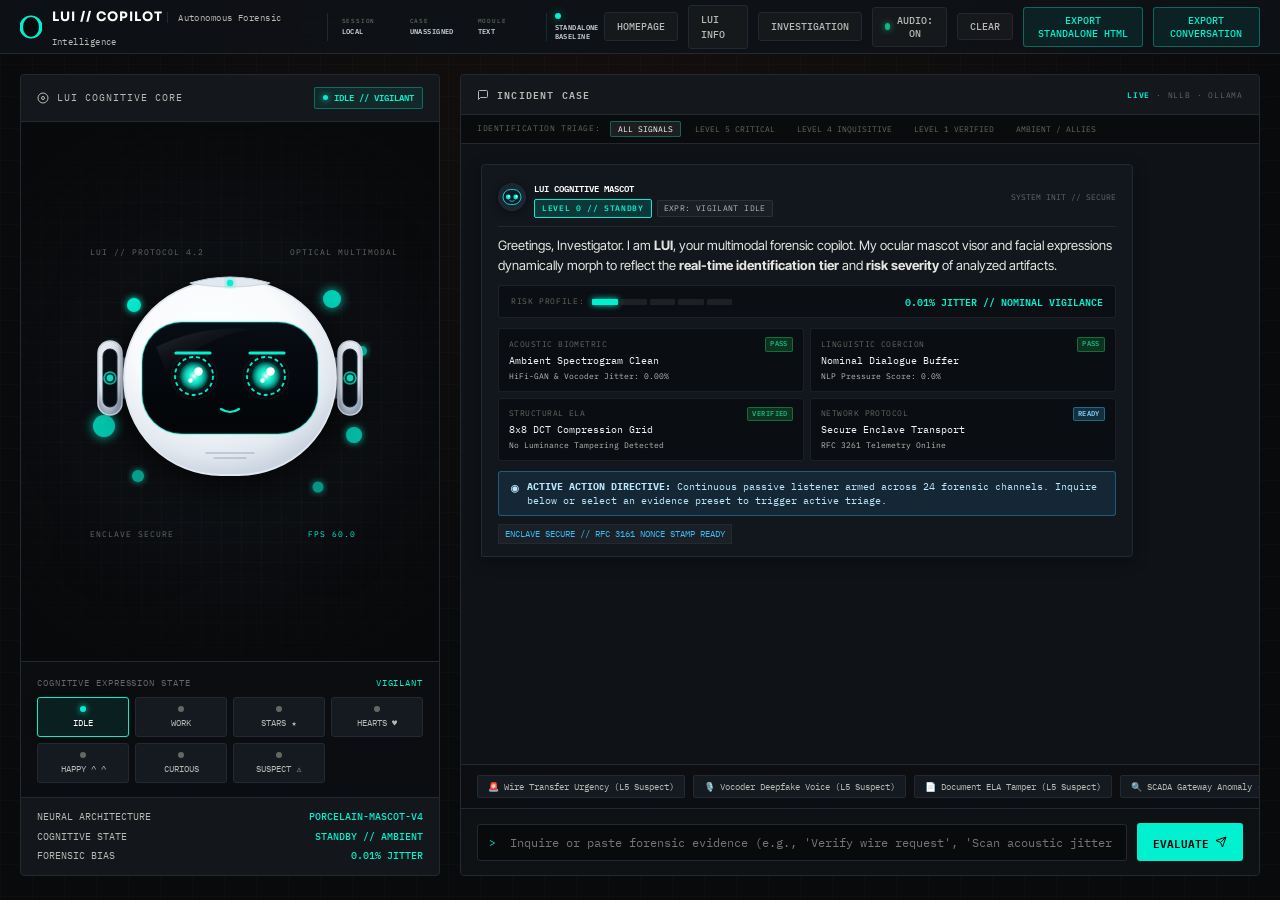
<file: frontend/Lui.html>
<!DOCTYPE html>
<html lang="en">

<head>
    <meta charset="UTF-8">
    <meta name="viewport" content="width=device-width, initial-scale=1.0">
    <title>LUI // Enterprise Multimodal Forensics Chatbot</title>
    <meta name="description"
        content="LUI (Linguistic & Multimodal Intelligence) Autonomous Forensic Chatbot Console with cohesive cybernetic visor and dynamic facial expressions.">

    <!-- Google Fonts -->
    <link rel="preconnect" href="https://fonts.googleapis.com">
    <link rel="preconnect" href="https://fonts.gstatic.com" crossorigin>
    <link
        href="https://fonts.googleapis.com/css2?family=IBM+Plex+Mono:wght@400;500;600&family=Inter+Tight:ital,wght@0,400;0,500;0,600;0,700;1,400;1,500;1,600&family=Sora:wght@400;500;600;700&display=swap"
        rel="stylesheet">

    <style>
        :root {
            --bg: #090a0c;
            --surface: #0f1216;
            --surface-elevated: #151a21;
            --surface-card: #12161d;
            --line: #222933;
            --line-light: rgba(255, 255, 255, 0.08);

            --ink: #f2f0eb;
            --soft: #b7bab4;
            --faint: #636862;

            --signal: #00f0d0;
            /* Cyber Teal - Idle */
            --info: #38bdf8;
            /* Electric Blue - Working */
            --warning: #f59e0b;
            /* Gold Star - Processing */
            --critical: #f43f5e;
            /* Crimson Alert - Suspect Risk */
            --positive: #10b981;
            /* Emerald Verified - Risk Free */
            --wonder: #ec4899;
            /* Pink Delight - Hearts */
            --curious: #14b8a6;
            /* Curious Teal - Inquisitive */

            --current-tint: var(--signal);
            --current-tint-bg: rgba(0, 240, 208, 0.08);
            --current-tint-border: rgba(0, 240, 208, 0.35);
            --current-glow: rgba(0, 240, 208, 0.45);

            --mono: 'IBM Plex Mono', 'SF Mono', Consolas, monospace;
            --sans: 'Inter Tight', -apple-system, BlinkMacSystemFont, 'Segoe UI', Roboto, sans-serif;
            --display: 'Sora', var(--sans);
        }

        * {
            box-sizing: border-box;
            margin: 0;
            padding: 0;
        }

        body {
            background-color: var(--bg);
            color: var(--ink);
            font-family: var(--sans);
            line-height: 1.5;
            min-height: 100vh;
            display: flex;
            flex-direction: column;
            overflow-x: hidden;
            background-image:
                radial-gradient(circle at 50% 0%, rgba(239, 108, 47, 0.05) 0%, transparent 60%),
                linear-gradient(to right, rgba(255, 255, 255, 0.015) 1px, transparent 1px),
                linear-gradient(to bottom, rgba(255, 255, 255, 0.015) 1px, transparent 1px);
            background-size: 100% 100%, 32px 32px, 32px 32px;
        }

        /* Top Bar */
        .topbar {
            height: 54px;
            background: rgba(15, 18, 22, 0.92);
            backdrop-filter: blur(12px);
            border-bottom: 1px solid var(--line);
            display: flex;
            align-items: center;
            justify-content: space-between;
            padding: 0 20px;
            position: sticky;
            top: 0;
            z-index: 50;
        }

        .brand {
            display: flex;
            align-items: center;
            gap: 12px;
        }

        .brand-logo {
            width: 26px;
            height: 26px;
            background: var(--current-tint);
            mask: radial-gradient(circle, #000 65%, transparent 70%);
            -webkit-mask: radial-gradient(circle, #000 65%, transparent 70%);
            transition: background 0.4s ease;
            position: relative;
        }

        .brand-logo::after {
            content: '';
            position: absolute;
            inset: 3px;
            background: var(--bg);
            border-radius: 50%;
        }

        .brand-title {
            font-family: var(--display);
            font-weight: 700;
            font-size: 13px;
            letter-spacing: 0.08em;
            color: #fff;
            text-transform: uppercase;
        }

        .brand-sub {
            font-family: var(--mono);
            font-size: 9px;
            color: var(--soft);
            border-left: 1px solid var(--line);
            padding-left: 10px;
            letter-spacing: 0.05em;
        }

        .topbar-actions {
            display: flex;
            align-items: center;
            gap: 10px;
        }

        .btn {
            font-family: var(--mono);
            font-size: 10px;
            font-weight: 500;
            padding: 6px 12px;
            border-radius: 3px;
            border: 1px solid var(--line);
            background: rgba(255, 255, 255, 0.03);
            color: var(--soft);
            cursor: pointer;
            display: inline-flex;
            align-items: center;
            gap: 6px;
            transition: all 0.2s ease;
            text-decoration: none;
            text-transform: uppercase;
        }

        .btn:hover {
            color: #fff;
            border-color: var(--line-light);
            background: rgba(255, 255, 255, 0.08);
        }

        .btn--tint {
            background: var(--current-tint-bg);
            border-color: var(--current-tint-border);
            color: var(--current-tint);
        }

        .btn--tint:hover {
            background: var(--current-tint);
            color: #000;
            border-color: var(--current-tint);
        }

        .audio-indicator {
            width: 7px;
            height: 7px;
            border-radius: 50%;
            background: var(--positive);
            box-shadow: 0 0 6px var(--positive);
            transition: all 0.2s ease;
        }

        /* Main Workspace */
        .workspace {
            flex: 1;
            max-width: 1400px;
            width: 100%;
            margin: 0 auto;
            padding: 20px;
            display: grid;
            grid-template-columns: 420px 1fr;
            gap: 20px;
        }

        @media (max-width: 1024px) {
            .workspace {
                grid-template-columns: 1fr;
            }
        }

        /* Avatar Stage Panel */
        .avatar-panel {
            background: var(--surface);
            border: 1px solid var(--line);
            border-radius: 4px;
            display: flex;
            flex-direction: column;
            overflow: hidden;
            position: sticky;
            top: 74px;
            height: calc(100vh - 98px);
        }

        @media (max-width: 1024px) {
            .avatar-panel {
                position: relative;
                top: 0;
                height: auto;
            }
        }

        .panel-header {
            padding: 12px 16px;
            background: rgba(255, 255, 255, 0.02);
            border-bottom: 1px solid var(--line);
            display: flex;
            align-items: center;
            justify-content: space-between;
        }

        .panel-title {
            font-family: var(--mono);
            font-size: 10px;
            color: var(--soft);
            letter-spacing: 0.1em;
            display: flex;
            align-items: center;
            gap: 8px;
        }

        .state-tag {
            font-family: var(--mono);
            font-size: 9px;
            padding: 3px 8px;
            border-radius: 2px;
            font-weight: 600;
            text-transform: uppercase;
            background: var(--current-tint-bg);
            color: var(--current-tint);
            border: 1px solid var(--current-tint-border);
            transition: all 0.3s ease;
            display: inline-flex;
            align-items: center;
            gap: 6px;
        }

        .state-tag::before {
            content: '';
            width: 5px;
            height: 5px;
            border-radius: 50%;
            background: var(--current-tint);
            box-shadow: 0 0 6px var(--current-tint);
        }

        /* Robot Viewport Stage */
        .stage-viewport {
            flex: 1;
            min-height: 320px;
            display: flex;
            flex-direction: column;
            align-items: center;
            justify-content: center;
            position: relative;
            background: radial-gradient(circle at center, rgba(21, 26, 33, 0.8) 0%, rgba(9, 10, 12, 0.98) 80%);
            overflow: hidden;
            padding: 24px 20px;
        }

        .stage-grid {
            position: absolute;
            inset: 0;
            background-image:
                radial-gradient(circle at center, transparent 40%, rgba(9, 10, 12, 0.85) 85%),
                linear-gradient(rgba(255, 255, 255, 0.025) 1px, transparent 1px),
                linear-gradient(90deg, rgba(255, 255, 255, 0.025) 1px, transparent 1px);
            background-size: 100% 100%, 20px 20px, 20px 20px;
            pointer-events: none;
        }

        .scanlines {
            position: absolute;
            inset: 0;
            background: repeating-linear-gradient(0deg,
                    rgba(0, 0, 0, 0.2),
                    rgba(0, 0, 0, 0.2) 1px,
                    transparent 1px,
                    transparent 2px);
            pointer-events: none;
            opacity: 0.6;
        }

        .avatar-svg-container {
            width: 320px;
            height: 320px;
            position: relative;
            z-index: 2;
            transition: transform 0.2s cubic-bezier(0.16, 1, 0.3, 1);
            filter: drop-shadow(0 12px 32px rgba(0, 0, 0, 0.65));
        }

        #luiAvatarSvg {
            width: 100%;
            height: 100%;
            overflow: visible;
        }

        /* SVG Element Styling & Porcelain Mascot Frame */
        .lui-chassis {
            fill: url(#helmetGrad);
            stroke: #e2e8f0;
            stroke-width: 1.8;
            filter: drop-shadow(0 4px 14px rgba(0, 0, 0, 0.45));
            transition: all 0.35s ease;
        }

        .lui-visor {
            fill: url(#visorGrad);
            stroke: var(--current-tint-border);
            stroke-width: 1.8;
            transition: stroke 0.4s ease, filter 0.4s ease;
        }

        .lui-eye-glow {
            transition: fill 0.35s ease, opacity 0.35s ease, filter 0.35s ease;
        }

        .lui-morph {
            transition: all 0.32s cubic-bezier(0.16, 1, 0.3, 1);
        }

        /* Dynamic Eyebrows */
        .lui-eyebrow {
            stroke: var(--current-tint);
            stroke-width: 3.2;
            stroke-linecap: round;
            fill: none;
            transition: d 0.35s cubic-bezier(0.16, 1, 0.3, 1), stroke 0.35s ease;
        }

        /* Interactive Clickable Chassis */
        #robotChassis {
            cursor: pointer;
        }

        #robotChassis:hover .lui-chassis {
            stroke: var(--current-tint);
        }

        /* Expression Selector Section */
        .expression-controls {
            padding: 14px 16px;
            background: rgba(0, 0, 0, 0.28);
            border-top: 1px solid var(--line);
        }

        .section-label {
            font-family: var(--mono);
            font-size: 9px;
            color: var(--faint);
            letter-spacing: 0.1em;
            margin-bottom: 8px;
            text-transform: uppercase;
            display: flex;
            justify-content: space-between;
        }

        .expression-grid {
            display: grid;
            grid-template-columns: repeat(4, 1fr);
            gap: 6px;
        }

        .exp-btn {
            background: var(--surface-elevated);
            border: 1px solid var(--line);
            color: var(--soft);
            padding: 8px 4px;
            border-radius: 3px;
            font-family: var(--mono);
            font-size: 8.5px;
            text-align: center;
            cursor: pointer;
            transition: all 0.2s ease;
            display: flex;
            flex-direction: column;
            align-items: center;
            gap: 5px;
            user-select: none;
        }

        .exp-btn span.indicator {
            width: 6px;
            height: 6px;
            border-radius: 50%;
            background: var(--faint);
            transition: all 0.2s ease;
        }

        .exp-btn:hover {
            color: #fff;
            border-color: rgba(255, 255, 255, 0.2);
            background: rgba(255, 255, 255, 0.05);
        }

        .exp-btn.is-active {
            border-color: var(--current-tint);
            background: var(--current-tint-bg);
            color: #fff;
            box-shadow: 0 0 12px rgba(0, 0, 0, 0.5);
        }

        .exp-btn[data-state="idle"].is-active span.indicator {
            background: var(--signal);
            box-shadow: 0 0 6px var(--signal);
        }

        .exp-btn[data-state="working"].is-active span.indicator {
            background: var(--info);
            box-shadow: 0 0 6px var(--info);
        }

        .exp-btn[data-state="processing"].is-active span.indicator {
            background: var(--warning);
            box-shadow: 0 0 6px var(--warning);
        }

        .exp-btn[data-state="heart"].is-active span.indicator {
            background: var(--wonder);
            box-shadow: 0 0 6px var(--wonder);
        }

        .exp-btn[data-state="riskfree"].is-active span.indicator {
            background: var(--positive);
            box-shadow: 0 0 6px var(--positive);
        }

        .exp-btn[data-state="inquisitive"].is-active span.indicator {
            background: var(--curious);
            box-shadow: 0 0 6px var(--curious);
        }

        .exp-btn[data-state="suspect"].is-active span.indicator {
            background: var(--critical);
            box-shadow: 0 0 6px var(--critical);
        }

        /* Telemetry Diagnostic Box */
        .avatar-telemetry {
            padding: 12px 16px;
            background: rgba(255, 255, 255, 0.015);
            border-top: 1px solid var(--line);
            font-family: var(--mono);
            font-size: 9.5px;
            color: var(--soft);
            display: flex;
            flex-direction: column;
            gap: 5px;
        }

        .telemetry-row {
            display: flex;
            justify-content: space-between;
            align-items: center;
        }

        .telemetry-val {
            color: var(--current-tint);
            font-weight: 500;
            transition: color 0.3s ease;
        }

        /* Chat Panel */
        .chat-panel {
            background: var(--surface);
            border: 1px solid var(--line);
            border-radius: 4px;
            display: flex;
            flex-direction: column;
            height: calc(100vh - 98px);
            overflow: hidden;
        }

        @media (max-width: 1024px) {
            .chat-panel {
                height: 700px;
            }
        }

        .chat-stream {
            flex: 1;
            padding: 20px;
            overflow-y: auto;
            display: flex;
            flex-direction: column;
            gap: 16px;
            scroll-behavior: smooth;
        }

        .chat-stream::-webkit-scrollbar {
            width: 6px;
        }

        .chat-stream::-webkit-scrollbar-thumb {
            background: var(--line);
            border-radius: 3px;
        }

        /* Message Bubbles */
        .msg {
            display: flex;
            flex-direction: column;
            max-width: 86%;
            animation: msgEnter 0.25s cubic-bezier(0.16, 1, 0.3, 1) forwards;
        }

        @keyframes msgEnter {
            from {
                opacity: 0;
                transform: translateY(8px);
            }

            to {
                opacity: 1;
                transform: translateY(0);
            }
        }

        .msg--user {
            align-self: flex-end;
        }

        .msg--bot {
            align-self: flex-start;
        }

        .msg-meta {
            font-family: var(--mono);
            font-size: 8.5px;
            color: var(--faint);
            margin-bottom: 4px;
            display: flex;
            align-items: center;
            gap: 8px;
            letter-spacing: 0.05em;
        }

        .msg-bubble {
            padding: 12px 16px;
            border-radius: 4px;
            font-size: 13px;
            line-height: 1.55;
            position: relative;
        }

        .msg--user .msg-bubble {
            background: rgba(255, 255, 255, 0.06);
            border: 1px solid rgba(255, 255, 255, 0.12);
            color: #fff;
            border-bottom-right-radius: 1px;
        }

        .msg--bot .msg-bubble {
            background: var(--surface-card);
            border: 1px solid var(--line);
            color: #e5e5e0;
            border-bottom-left-radius: 1px;
            box-shadow: 0 4px 16px rgba(0, 0, 0, 0.3);
        }

        .msg--bot.msg--suspect .msg-bubble {
            border-color: rgba(239, 68, 68, 0.45);
            background: linear-gradient(180deg, rgba(239, 68, 68, 0.08) 0%, rgba(18, 21, 26, 0.95) 100%);
            box-shadow: 0 4px 24px rgba(239, 68, 68, 0.12);
        }

        .msg--bot.msg--inquisitive .msg-bubble {
            border-color: rgba(168, 85, 247, 0.45);
            background: linear-gradient(180deg, rgba(168, 85, 247, 0.08) 0%, rgba(18, 21, 26, 0.95) 100%);
            box-shadow: 0 4px 24px rgba(168, 85, 247, 0.12);
        }

        .msg--bot.msg--riskfree .msg-bubble {
            border-color: rgba(34, 197, 94, 0.4);
            background: linear-gradient(180deg, rgba(34, 197, 94, 0.08) 0%, rgba(18, 21, 26, 0.95) 100%);
            box-shadow: 0 4px 24px rgba(34, 197, 94, 0.12);
        }

        .msg--bot.msg--processing .msg-bubble {
            border-color: rgba(56, 189, 248, 0.4);
            background: linear-gradient(180deg, rgba(56, 189, 248, 0.08) 0%, rgba(18, 21, 26, 0.95) 100%);
        }

        .msg--bot.msg--heart .msg-bubble {
            border-color: rgba(236, 72, 153, 0.4);
            background: linear-gradient(180deg, rgba(236, 72, 153, 0.08) 0%, rgba(18, 21, 26, 0.95) 100%);
        }

        /* Mini Mascot Head in Message Meta */
        .msg-header-row {
            display: flex;
            align-items: center;
            justify-content: space-between;
            gap: 12px;
            margin-bottom: 8px;
            padding-bottom: 8px;
            border-bottom: 1px solid rgba(255, 255, 255, 0.07);
        }

        .msg-header-left {
            display: flex;
            align-items: center;
            gap: 8px;
        }

        .mini-mascot-head {
            width: 28px;
            height: 28px;
            border-radius: 50%;
            background: #1e2530;
            border: 1px solid var(--line);
            flex-shrink: 0;
            display: flex;
            align-items: center;
            justify-content: center;
            box-shadow: 0 2px 8px rgba(0, 0, 0, 0.4);
        }

        .mini-mascot-head svg {
            width: 24px;
            height: 24px;
        }

        .id-level-badge {
            font-family: var(--mono);
            font-size: 8px;
            letter-spacing: 0.08em;
            padding: 2px 7px;
            border-radius: 2px;
            font-weight: 600;
            text-transform: uppercase;
            display: inline-flex;
            align-items: center;
            gap: 4px;
        }

        .id-level-badge.l5 {
            background: rgba(239, 68, 68, 0.18);
            border: 1px solid var(--critical);
            color: #ff7875;
        }

        .id-level-badge.l4 {
            background: rgba(168, 85, 247, 0.18);
            border: 1px solid #a855f7;
            color: #d8b4fe;
        }

        .id-level-badge.l3 {
            background: rgba(56, 189, 248, 0.18);
            border: 1px solid #38bdf8;
            color: #7dd3fc;
        }

        .id-level-badge.l2 {
            background: rgba(56, 189, 248, 0.18);
            border: 1px solid #38bdf8;
            color: #38bdf8;
        }

        .id-level-badge.l1 {
            background: rgba(34, 197, 94, 0.18);
            border: 1px solid var(--positive);
            color: #86efac;
        }

        .id-level-badge.l0 {
            background: rgba(0, 240, 208, 0.15);
            border: 1px solid var(--signal);
            color: var(--signal);
        }

        .id-level-badge.l0-heart {
            background: rgba(236, 72, 153, 0.18);
            border: 1px solid #ec4899;
            color: #f472b6;
        }

        .msg-expr-pill {
            font-family: var(--mono);
            font-size: 7.5px;
            color: var(--soft);
            background: rgba(255, 255, 255, 0.04);
            border: 1px solid rgba(255, 255, 255, 0.08);
            padding: 2px 6px;
            border-radius: 2px;
            letter-spacing: 0.05em;
        }

        /* 5-Step Segmented Threat & Identification Gauge */
        .id-gauge-panel {
            margin: 10px 0;
            padding: 8px 12px;
            background: rgba(0, 0, 0, 0.35);
            border: 1px solid rgba(255, 255, 255, 0.08);
            border-radius: 3px;
            display: flex;
            align-items: center;
            justify-content: space-between;
            gap: 12px;
        }

        .id-gauge-left {
            display: flex;
            align-items: center;
            gap: 8px;
            flex: 1;
        }

        .id-gauge-label {
            font-family: var(--mono);
            font-size: 8px;
            color: var(--faint);
            letter-spacing: 0.08em;
            text-transform: uppercase;
            white-space: nowrap;
        }

        .gauge-bars {
            display: flex;
            gap: 3px;
            flex: 1;
            max-width: 140px;
        }

        .gauge-segment {
            height: 6px;
            flex: 1;
            background: rgba(255, 255, 255, 0.08);
            border-radius: 1px;
            transition: all 0.3s ease;
        }

        .gauge-segment.active-l5 {
            background: var(--critical);
            box-shadow: 0 0 6px var(--critical);
        }

        .gauge-segment.active-l4 {
            background: #a855f7;
            box-shadow: 0 0 6px #a855f7;
        }

        .gauge-segment.active-l3 {
            background: #38bdf8;
            box-shadow: 0 0 6px #38bdf8;
        }

        .gauge-segment.active-l2 {
            background: #38bdf8;
            box-shadow: 0 0 6px #38bdf8;
        }

        .gauge-segment.active-l1 {
            background: var(--positive);
            box-shadow: 0 0 6px var(--positive);
        }

        .gauge-segment.active-l0 {
            background: var(--signal);
            box-shadow: 0 0 6px var(--signal);
        }

        .id-score-val {
            font-family: var(--mono);
            font-size: 10px;
            font-weight: 600;
            white-space: nowrap;
        }

        /* 4-Vector Forensic Identification Matrix */
        .vector-matrix {
            margin-top: 10px;
            display: grid;
            grid-template-columns: repeat(2, 1fr);
            gap: 6px;
        }

        @media (max-width: 600px) {
            .vector-matrix {
                grid-template-columns: 1fr;
            }
        }

        .vector-card {
            background: rgba(0, 0, 0, 0.4);
            border: 1px solid rgba(255, 255, 255, 0.07);
            padding: 8px 10px;
            border-radius: 3px;
            font-family: var(--mono);
            display: flex;
            flex-direction: column;
            gap: 3px;
        }

        .vector-head {
            display: flex;
            align-items: center;
            justify-content: space-between;
            font-size: 7.5px;
            color: var(--faint);
            letter-spacing: 0.06em;
            text-transform: uppercase;
        }

        .vector-tag {
            font-size: 7px;
            padding: 1px 4px;
            border-radius: 2px;
            font-weight: 600;
        }

        .vector-tag.tag-fail {
            background: rgba(239, 68, 68, 0.2);
            color: var(--critical);
            border: 1px solid rgba(239, 68, 68, 0.4);
        }

        .vector-tag.tag-pass {
            background: rgba(34, 197, 94, 0.2);
            color: var(--positive);
            border: 1px solid rgba(34, 197, 94, 0.4);
        }

        .vector-tag.tag-warn {
            background: rgba(168, 85, 247, 0.2);
            color: #d8b4fe;
            border: 1px solid rgba(168, 85, 247, 0.4);
        }

        .vector-tag.tag-info {
            background: rgba(56, 189, 248, 0.2);
            color: #7dd3fc;
            border: 1px solid rgba(56, 189, 248, 0.4);
        }

        .vector-detail {
            font-size: 9.5px;
            color: #f1f5f9;
            line-height: 1.35;
        }

        .vector-sub {
            font-size: 7.5px;
            color: var(--soft);
        }

        /* Tactical Countermeasure Directive Box */
        .directive-box {
            margin-top: 10px;
            padding: 8px 12px;
            border-radius: 3px;
            font-family: var(--mono);
            font-size: 9.5px;
            display: flex;
            align-items: flex-start;
            gap: 8px;
            line-height: 1.45;
        }

        .directive-box.d-critical {
            background: rgba(239, 68, 68, 0.12);
            border: 1px solid rgba(239, 68, 68, 0.4);
            color: #fca5a5;
        }

        .directive-box.d-warning {
            background: rgba(168, 85, 247, 0.12);
            border: 1px solid rgba(168, 85, 247, 0.4);
            color: #e9d5ff;
        }

        .directive-box.d-cleared {
            background: rgba(34, 197, 94, 0.12);
            border: 1px solid rgba(34, 197, 94, 0.4);
            color: #86efac;
        }

        .directive-box.d-info {
            background: rgba(56, 189, 248, 0.1);
            border: 1px solid rgba(56, 189, 248, 0.35);
            color: #bae6fd;
        }

        .directive-icon {
            font-size: 13px;
            line-height: 1;
            flex-shrink: 0;
            margin-top: 1px;
        }

        /* Message Interactive Action Controls */
        .msg-actions {
            margin-top: 10px;
            display: flex;
            flex-wrap: wrap;
            gap: 6px;
        }

        .msg-action-btn {
            background: rgba(255, 255, 255, 0.05);
            border: 1px solid var(--line);
            color: var(--soft);
            padding: 3px 8px;
            font-family: var(--mono);
            font-size: 8px;
            border-radius: 2px;
            cursor: pointer;
            transition: all 0.15s ease;
        }

        .msg-action-btn:hover {
            color: #fff;
            border-color: var(--current-tint);
            background: var(--current-tint-bg);
        }

        /* Triage Filter Bar above chat stream */
        .chat-triage-bar {
            padding: 6px 16px;
            background: rgba(0, 0, 0, 0.4);
            border-bottom: 1px solid var(--line);
            display: flex;
            align-items: center;
            gap: 6px;
            overflow-x: auto;
        }

        .triage-label {
            font-family: var(--mono);
            font-size: 7.5px;
            color: var(--faint);
            letter-spacing: 0.08em;
            text-transform: uppercase;
            margin-right: 4px;
            white-space: nowrap;
        }

        .triage-tab {
            font-family: var(--mono);
            font-size: 8px;
            padding: 2px 7px;
            border-radius: 2px;
            background: transparent;
            border: 1px solid transparent;
            color: var(--faint);
            cursor: pointer;
            transition: all 0.15s ease;
            white-space: nowrap;
        }

        .triage-tab:hover {
            color: var(--soft);
            border-color: var(--line);
        }

        .triage-tab.is-active {
            background: rgba(255, 255, 255, 0.08);
            border-color: var(--current-tint-border);
            color: #fff;
        }

        /* Evidence Cards */
        .evidence-box {
            margin-top: 10px;
            padding: 10px 12px;
            border: 1px solid var(--line);
            background: rgba(0, 0, 0, 0.35);
            border-radius: 3px;
            font-family: var(--mono);
            font-size: 10px;
            display: grid;
            grid-template-columns: repeat(2, 1fr);
            gap: 8px;
        }

        .evidence-field {
            display: flex;
            flex-direction: column;
            gap: 2px;
        }

        .evidence-label {
            font-size: 8px;
            color: var(--faint);
            letter-spacing: 0.08em;
            text-transform: uppercase;
        }

        .evidence-val {
            color: #fff;
            font-weight: 500;
        }

        .evidence-val.suspect {
            color: var(--critical);
        }

        .evidence-val.riskfree {
            color: var(--positive);
        }

        .evidence-val.warning {
            color: var(--warning);
        }

        .citation-tag {
            display: inline-block;
            margin-top: 8px;
            font-family: var(--mono);
            font-size: 8.5px;
            padding: 2px 6px;
            background: rgba(255, 255, 255, 0.04);
            border: 1px solid var(--line);
            color: var(--info);
        }

        /* Prompt Presets Tray */
        .preset-tray {
            padding: 10px 16px;
            background: rgba(0, 0, 0, 0.2);
            border-top: 1px solid var(--line);
            display: flex;
            gap: 8px;
            overflow-x: auto;
            white-space: nowrap;
        }

        .preset-tray::-webkit-scrollbar {
            height: 3px;
        }

        .preset-tray::-webkit-scrollbar-thumb {
            background: var(--line);
        }

        .preset-chip {
            background: var(--surface-elevated);
            border: 1px solid var(--line);
            color: var(--soft);
            padding: 5px 10px;
            font-family: var(--mono);
            font-size: 9px;
            border-radius: 2px;
            cursor: pointer;
            transition: all 0.15s ease;
            flex-shrink: 0;
        }

        .preset-chip:hover {
            color: #fff;
            border-color: var(--current-tint);
            background: var(--current-tint-bg);
        }

        /* Chat Input Bar */
        .chat-composer {
            padding: 14px 16px;
            background: rgba(15, 18, 22, 0.95);
            border-top: 1px solid var(--line);
            display: flex;
            gap: 10px;
            align-items: center;
        }

        .input-shell {
            flex: 1;
            position: relative;
            display: flex;
            align-items: center;
        }

        .terminal-prompt {
            position: absolute;
            left: 12px;
            font-family: var(--mono);
            font-size: 11px;
            color: var(--current-tint);
            pointer-events: none;
            user-select: none;
            transition: color 0.3s ease;
        }

        .chat-input {
            width: 100%;
            background: #090a0c;
            border: 1px solid var(--line);
            border-radius: 3px;
            color: #fff;
            font-family: var(--mono);
            font-size: 12px;
            padding: 10px 12px 10px 32px;
            outline: none;
            transition: border-color 0.2s ease, box-shadow 0.2s ease;
        }

        .chat-input:focus {
            border-color: var(--current-tint);
            box-shadow: 0 0 0 1px var(--current-tint-border);
        }

        .send-btn {
            background: var(--current-tint);
            color: #000;
            border: none;
            border-radius: 3px;
            font-family: var(--mono);
            font-size: 11px;
            font-weight: 600;
            padding: 0 16px;
            height: 38px;
            cursor: pointer;
            display: inline-flex;
            align-items: center;
            gap: 6px;
            transition: all 0.2s ease;
        }

        .send-btn:hover {
            filter: brightness(1.15);
            transform: translateY(-1px);
        }

        .send-btn:disabled {
            opacity: 0.4;
            cursor: not-allowed;
            transform: none;
        }

        /* Ambient Keyframe Animations */
        @keyframes idleBreathe {

            0%,
            100% {
                transform: translateY(0px) scale(1);
            }

            50% {
                transform: translateY(-4px) scale(1.008);
            }
        }

        @keyframes laserScanVertical {
            0% {
                transform: translateY(-38px);
                opacity: 0;
            }

            20% {
                opacity: 1;
            }

            80% {
                opacity: 1;
            }

            100% {
                transform: translateY(38px);
                opacity: 0;
            }
        }

        @keyframes gearRotateCW {
            from {
                transform: rotate(0deg);
            }

            to {
                transform: rotate(360deg);
            }
        }

        @keyframes gearRotateCCW {
            from {
                transform: rotate(360deg);
            }

            to {
                transform: rotate(0deg);
            }
        }

        @keyframes threatGlitch {

            0%,
            100% {
                transform: translate(0, 0);
                opacity: 1;
            }

            15% {
                transform: translate(-2px, 1.5px);
            }

            30% {
                transform: translate(1.5px, -1.5px);
                opacity: 0.9;
            }

            45% {
                transform: translate(-1px, 2px);
            }

            70% {
                transform: translate(2px, 0.5px);
            }
        }

        /* Floating Orbiting Bubbles (Signature feature from Reference Image) */
        @keyframes floatOrb1 {

            0%,
            100% {
                transform: translate(0, 0) scale(1);
                opacity: 0.8;
            }

            50% {
                transform: translate(-5px, -10px) scale(1.12);
                opacity: 1;
            }
        }

        @keyframes floatOrb2 {

            0%,
            100% {
                transform: translate(0, 0) scale(1);
                opacity: 0.65;
            }

            50% {
                transform: translate(7px, -9px) scale(0.9);
                opacity: 0.95;
            }
        }

        @keyframes floatOrb3 {

            0%,
            100% {
                transform: translate(0, 0) scale(1);
                opacity: 0.75;
            }

            50% {
                transform: translate(-7px, 8px) scale(1.15);
                opacity: 1;
            }
        }

        @keyframes floatOrb4 {

            0%,
            100% {
                transform: translate(0, 0) scale(1);
                opacity: 0.55;
            }

            50% {
                transform: translate(6px, 7px) scale(0.88);
                opacity: 0.85;
            }
        }

        @keyframes heartPulseAnim {

            0%,
            100% {
                transform: scale(1);
            }

            50% {
                transform: scale(1.18);
            }
        }

        @keyframes starTwinkleAnim {

            0%,
            100% {
                transform: scale(1);
            }

            50% {
                transform: scale(1.14);
            }
        }

        .anim-breathe {
            transform-origin: 160px 150px;
            animation: idleBreathe 4.5s ease-in-out infinite;
        }

        .anim-scan {
            animation: laserScanVertical 1.6s ease-in-out infinite;
        }

        .anim-rot-cw {
            transform-origin: 124px 145px;
            animation: gearRotateCW 8s linear infinite;
        }

        .anim-rot-ccw {
            transform-origin: 196px 145px;
            animation: gearRotateCCW 8s linear infinite;
        }

        .anim-glitch {
            animation: threatGlitch 0.35s ease infinite alternate;
        }

        .anim-orb-1 {
            animation: floatOrb1 4.2s ease-in-out infinite;
        }

        .anim-orb-2 {
            animation: floatOrb2 5s ease-in-out infinite;
        }

        .anim-orb-3 {
            animation: floatOrb3 4.6s ease-in-out infinite;
        }

        .anim-orb-4 {
            animation: floatOrb4 5.5s ease-in-out infinite;
        }

        .anim-star-pulse {
            transform-origin: center;
            animation: starTwinkleAnim 1.8s ease-in-out infinite;
        }

        .anim-heart-pulse {
            transform-origin: center;
            animation: heartPulseAnim 1.2s ease-in-out infinite;
        }

        .lui-embedded .exp-btn[data-state="heart"],
        body.lui-embedded .exp-btn[data-state="heart"] {
            display: none !important;
        }


        /* Embedded Workbench quick-action rail: always available in the live stylesheet. */
        body.lui-embedded .lui-operator-quick {
            display: flex !important;
            flex: 0 0 44px !important;
            align-items: center !important;
            gap: 6px !important;
            padding: 6px 10px !important;
            border-top: 1px solid rgba(255, 255, 255, .065) !important;
            background: linear-gradient(180deg, rgba(8, 12, 17, .94), rgba(8, 12, 17, .99)) !important;
            overflow-x: auto !important;
            overflow-y: hidden !important;
            box-sizing: border-box !important;
        }

        body.lui-embedded .lui-operator-quick button {
            appearance: none !important;
            -webkit-appearance: none !important;
            display: inline-flex !important;
            align-items: center !important;
            justify-content: center !important;
            flex: 0 0 auto !important;
            height: 28px !important;
            padding: 0 10px !important;
            margin: 0 !important;
            border: 1px solid rgba(0, 240, 208, .18) !important;
            border-radius: 3px !important;
            background: rgba(0, 240, 208, .025) !important;
            color: #91a09b !important;
            font: 600 7px var(--mono) !important;
            letter-spacing: .07em !important;
            line-height: 1 !important;
            white-space: nowrap !important;
            cursor: pointer !important;
            box-shadow: none !important;
        }

        body.lui-embedded .lui-operator-quick button:hover,
        body.lui-embedded .lui-operator-quick button:focus-visible {
            color: #e9eeea !important;
            border-color: rgba(0, 240, 208, .40) !important;
            background: rgba(0, 240, 208, .065) !important;
            outline: none !important;
        }

        body.lui-embedded .lui-operator-quick button:active {
            transform: translateY(1px);
        }
    </style>

    <meta name="integration-version" content="enterprise-floating-widget-v2">
    <meta name="expression-policy" content="deterministic-workbench-authority">
    <meta name="baseline-origin" content="lui-chatbot.html">
    <style id="lui-chat-visual-refinement-v1">
        /* Minimal, state-aware LUI chat refinement. Presentation only. */
        .lui-integrated-result.lui-safe-result .msg-bubble,
        .lui-chat-response .msg-bubble {
            overflow: hidden;
            position: relative;
        }

        .lui-integrated-result.lui-safe-result .msg-bubble::before,
        .lui-chat-response .msg-bubble::before {
            content: '';
            position: absolute;
            left: 0;
            top: 0;
            bottom: 0;
            width: 3px;
            background: var(--current-tint);
            opacity: 0.9;
            box-shadow: 0 0 14px var(--current-glow);
            pointer-events: none;
        }

        .lui-safe-result .safe-result-head {
            position: relative;
            padding-left: 6px;
        }

        .lui-safe-result .safe-body {
            margin: 2px 0 0;
            padding: 9px 10px;
            border: 1px solid rgba(255, 255, 255, .055);
            border-radius: 5px;
            background: rgba(255, 255, 255, .018);
        }

        .lui-safe-result .safe-metrics {
            padding-top: 1px;
        }

        .lui-safe-result .safe-metric {
            position: relative;
            overflow: hidden;
        }

        .lui-safe-result .safe-metric::before {
            content: '';
            position: absolute;
            left: 0;
            right: 0;
            top: 0;
            height: 2px;
            background: var(--current-tint);
            opacity: .72;
        }

        .lui-safe-result .lui-result-translation {
            border-left-width: 3px;
            border-radius: 0 5px 5px 0;
            background: color-mix(in srgb, var(--current-tint) 4%, rgba(255, 255, 255, .018));
            box-shadow: inset 0 1px 0 rgba(255, 255, 255, .02);
        }

        .lui-chat-response .msg-bubble {
            background: linear-gradient(180deg, rgba(168, 85, 247, .07), rgba(18, 21, 26, .97));
            border-color: rgba(168, 85, 247, .38);
        }

        .lui-chat-response .lui-chat-response-text {
            padding: 8px 10px;
            border: 1px solid rgba(255, 255, 255, .05);
            border-radius: 5px;
            background: rgba(255, 255, 255, .014);
        }

        @supports not (background: color-mix(in srgb, black 50%, white)) {
            .lui-safe-result .lui-result-translation {
                background: rgba(255, 255, 255, .018);
            }
        }

        @media (max-width: 600px) {
            .lui-safe-result .safe-body {
                padding: 8px 9px;
            }
        }
    </style>
</head>

<body>

    <!-- TOP BAR -->
    <header class="topbar">
        <div class="brand">
            <a href="Homepage.html"
                style="text-decoration:none; display:flex; align-items:center; gap:10px; color:inherit;">
                <div class="brand-logo" id="brandLogo"></div>
                <div>
                    <span class="brand-title">LUI // Copilot</span>
                    <span class="brand-sub">Autonomous Forensic Intelligence</span>
                </div>
            </a>
        </div>

        <div class="topbar-actions">
            <a href="Homepage.html" class="btn" title="Back to Homepage">HOMEPAGE</a>
            <a href="Lui.html" class="btn" title="How LUI Works">LUI INFO</a>
            <a href="Investigation.html" class="btn" title="Investigation Workspace">INVESTIGATION</a>
            <button class="btn" id="audioToggleBtn" title="Toggle sound effects">
                <span class="audio-indicator" id="audioLed"></span>
                <span id="audioLabel">AUDIO: ON</span>
            </button>
            <button class="btn" id="clearChatBtn" title="Reset conversation stream">
                CLEAR
            </button>
            <button class="btn btn--tint" id="exportSelfBtn" title="Download standalone HTML">
                EXPORT STANDALONE HTML
            </button>
        </div>
    </header>

    <!-- MAIN WORKSPACE -->
    <main class="workspace">

        <!-- LEFT: LUI UNIFIED AVATAR & EXPRESSION ENGINE -->
        <section class="avatar-panel" aria-label="LUI Digital Entity">
            <div class="panel-header">
                <div class="panel-title">
                    <svg width="12" height="12" viewBox="0 0 24 24" fill="none" stroke="currentColor" stroke-width="2">
                        <circle cx="12" cy="12" r="10"></circle>
                        <circle cx="12" cy="12" r="3"></circle>
                    </svg>
                    <span>LUI COGNITIVE CORE</span>
                </div>
                <div class="state-tag" id="avatarStateBadge">IDLE // VIGILANT</div>
            </div>

            <!-- Interactive Ocular Stage -->
            <div class="stage-viewport" id="stageViewport">
                <div class="stage-grid"></div>
                <div class="scanlines"></div>

                <div class="avatar-svg-container" id="avatarContainer">
                    <svg id="luiAvatarSvg" viewBox="0 0 320 320">
                        <defs>
                            <!-- Dynamic Visor Glow -->
                            <filter id="eyeGlow" x="-40%" y="-40%" width="180%" height="180%">
                                <feGaussianBlur in="SourceGraphic" stdDeviation="3.6" result="blur" />
                                <feMerge>
                                    <feMergeNode in="blur" />
                                    <feMergeNode in="SourceGraphic" />
                                </feMerge>
                            </filter>

                            <!-- Strong Halo Glow for Bubbles & Crest -->
                            <filter id="haloGlow" x="-50%" y="-50%" width="200%" height="200%">
                                <feGaussianBlur in="SourceGraphic" stdDeviation="5.5" result="blur" />
                                <feMerge>
                                    <feMergeNode in="blur" />
                                    <feMergeNode in="SourceGraphic" />
                                </feMerge>
                            </filter>

                            <!-- Visor Glass Diagonal Sheen Gradient -->
                            <linearGradient id="glassSheen" x1="0" y1="0" x2="1" y2="1">
                                <stop offset="0%" stop-color="#ffffff" stop-opacity="0.14" />
                                <stop offset="35%" stop-color="#ffffff" stop-opacity="0.04" />
                                <stop offset="65%" stop-color="#ffffff" stop-opacity="0" />
                                <stop offset="100%" stop-color="#ffffff" stop-opacity="0.02" />
                            </linearGradient>

                            <!-- Smooth Porcelain Helmet Radial Gradient -->
                            <radialGradient id="helmetGrad" cx="42%" cy="32%" r="68%">
                                <stop offset="0%" stop-color="#ffffff" />
                                <stop offset="55%" stop-color="#f8fafc" />
                                <stop offset="85%" stop-color="#e2e8f0" />
                                <stop offset="100%" stop-color="#cbd5e1" />
                            </radialGradient>

                            <!-- Ear Cap Radial Gradient -->
                            <radialGradient id="earCupGrad" cx="45%" cy="35%" r="65%">
                                <stop offset="0%" stop-color="#ffffff" />
                                <stop offset="70%" stop-color="#e2e8f0" />
                                <stop offset="100%" stop-color="#94a3b8" />
                            </radialGradient>

                            <!-- Visor Dark Capsule Gradient -->
                            <linearGradient id="visorGrad" x1="0" y1="0" x2="0" y2="1">
                                <stop offset="0%" stop-color="#080c14" />
                                <stop offset="100%" stop-color="#020406" />
                            </linearGradient>

                            <!-- Pupil Radial Glow -->
                            <radialGradient id="pupilRadial" cx="50%" cy="50%" r="50%">
                                <stop offset="0%" stop-color="#ffffff" stop-opacity="0.95" />
                                <stop offset="42%" stop-color="var(--current-tint)" stop-opacity="0.9" />
                                <stop offset="100%" stop-color="var(--current-tint)" stop-opacity="0.1" />
                            </radialGradient>
                        </defs>

                        <!-- FLOATING ORBITAL AMBIENT BUBBLES / PARTICLES (SIGNATURE FEATURE FROM REFERENCE IMAGE) -->
                        <g id="orbitalBubbles">
                            <!-- Left Orbiting Bubbles -->
                            <circle class="anim-orb-1" cx="64" cy="74" r="7" fill="var(--current-tint)"
                                filter="url(#eyeGlow)" />
                            <circle class="anim-orb-2" cx="42" cy="116" r="4.5" fill="var(--current-tint)"
                                filter="url(#eyeGlow)" opacity="0.75" />
                            <circle class="anim-orb-3" cx="34" cy="195" r="11" fill="var(--current-tint)"
                                filter="url(#haloGlow)" opacity="0.8" />
                            <circle class="anim-orb-4" cx="68" cy="245" r="6" fill="var(--current-tint)"
                                filter="url(#eyeGlow)" opacity="0.65" />

                            <!-- Right Orbiting Bubbles -->
                            <circle class="anim-orb-2" cx="262" cy="68" r="9" fill="var(--current-tint)"
                                filter="url(#haloGlow)" opacity="0.85" />
                            <circle class="anim-orb-1" cx="292" cy="120" r="5" fill="var(--current-tint)"
                                filter="url(#eyeGlow)" opacity="0.7" />
                            <circle class="anim-orb-3" cx="284" cy="204" r="8" fill="var(--current-tint)"
                                filter="url(#eyeGlow)" opacity="0.75" />
                            <circle class="anim-orb-4" cx="248" cy="256" r="5.5" fill="var(--current-tint)"
                                filter="url(#eyeGlow)" opacity="0.6" />
                        </g>

                        <!-- BASE ROBOT HEAD CHASSIS (PERMANENT COHESIVE STREAMLINED MASCOT) -->
                        <g id="robotChassis" class="anim-breathe" title="Click LUI to interact!">

                            <!-- Headphone Ear Pods (Left & Right - Symmetrical Cylindrical Pods) -->
                            <g id="headphoneEars">
                                <!-- Left Headphone Bracket -->
                                <rect x="42" y="126" width="18" height="42" rx="9" fill="#475569" stroke="#334155"
                                    stroke-width="1.2" />
                                <!-- Left Ear Pod Capsule -->
                                <rect x="28" y="110" width="24" height="74" rx="12" fill="url(#earCupGrad)"
                                    stroke="#cbd5e1" stroke-width="1.5" />
                                <!-- Left Ear Pod Chamber -->
                                <rect x="33" y="118" width="14" height="58" rx="7" fill="#090d14" stroke="#1e293b"
                                    stroke-width="1" />
                                <!-- Left Ear Glowing Ring & LED -->
                                <circle cx="40" cy="147" r="6" fill="none" stroke="var(--current-tint)"
                                    stroke-width="1.6" opacity="0.8" />
                                <circle cx="40" cy="147" r="3.2" fill="var(--current-tint)" filter="url(#eyeGlow)" />

                                <!-- Right Headphone Bracket -->
                                <rect x="260" y="126" width="18" height="42" rx="9" fill="#475569" stroke="#334155"
                                    stroke-width="1.2" />
                                <!-- Right Ear Pod Capsule -->
                                <rect x="268" y="110" width="24" height="74" rx="12" fill="url(#earCupGrad)"
                                    stroke="#cbd5e1" stroke-width="1.5" />
                                <!-- Right Ear Pod Chamber -->
                                <rect x="273" y="118" width="14" height="58" rx="7" fill="#090d14" stroke="#1e293b"
                                    stroke-width="1" />
                                <!-- Right Ear Glowing Ring & LED -->
                                <circle cx="280" cy="147" r="6" fill="none" stroke="var(--current-tint)"
                                    stroke-width="1.6" opacity="0.8" />
                                <circle cx="280" cy="147" r="3.2" fill="var(--current-tint)" filter="url(#eyeGlow)" />
                            </g>

                            <!-- Outer Helmet Shell Frame (Smooth Porcelain Spherical Dome) -->
                            <rect class="lui-chassis" x="54" y="50" width="212" height="194" rx="97" />

                            <!-- Helmet Top Crest / Aerodynamic Cap -->
                            <path d="M 120 52 Q 160 40 200 52 Q 160 60 120 52 Z" fill="#e2e8f0" stroke="#cbd5e1"
                                stroke-width="1.2" />
                            <!-- Top Status Diode -->
                            <circle id="foreheadLed" cx="160" cy="52" r="3.2" fill="var(--current-tint)"
                                filter="url(#eyeGlow)" />

                            <!-- CENTRAL VISOR (Smooth Obsidian Dark Pill Screen) -->
                            <rect class="lui-visor" id="mainVisorMask" x="72" y="91" width="176" height="112" rx="40" />

                            <!-- Curved Glass Specular Highlight Sheen -->
                            <path d="M 86 116 Q 130 94 182 98 Q 134 106 96 140 Z" fill="url(#glassSheen)"
                                pointer-events="none" />

                            <!-- Forehead Verified Checkmark Icon (Risk-Free) -->
                            <g id="verifiedBadge" opacity="0" transform="translate(147, 62) scale(0.9)">
                                <circle cx="14" cy="14" r="13" fill="var(--positive)" fill-opacity="0.25"
                                    stroke="var(--positive)" stroke-width="1.8" />
                                <path d="M 8 14 L 12 18 L 20 10" fill="none" stroke="#fff" stroke-width="2.2"
                                    stroke-linecap="round" stroke-linejoin="round" />
                            </g>

                            <!-- Tactical Threat Corner Brackets (Suspect Risk) -->
                            <g id="threatBrackets" opacity="0">
                                <path d="M 84 106 L 94 106 M 84 106 L 84 120" stroke="var(--critical)" stroke-width="2"
                                    stroke-linecap="round" />
                                <path d="M 236 106 L 226 106 M 236 106 L 236 120" stroke="var(--critical)"
                                    stroke-width="2" stroke-linecap="round" />
                                <path d="M 84 188 L 94 188 M 84 188 L 84 174" stroke="var(--critical)" stroke-width="2"
                                    stroke-linecap="round" />
                                <path d="M 236 188 L 226 188 M 236 188 L 236 174" stroke="var(--critical)"
                                    stroke-width="2" stroke-linecap="round" />
                                <text x="160" y="110" fill="var(--critical)" font-family="var(--mono)" font-size="7.5"
                                    font-weight="bold" text-anchor="middle" letter-spacing="1">THREAT // [ ! ]</text>
                            </g>

                            <!-- DYNAMIC FACIAL FEATURES LAYER (CONSISTENT ANATOMY ACROSS ALL STATES) -->
                            <g id="faceFeaturesLayer">

                                <!-- 1. EYEBROWS (Left & Right - Morphing Paths) -->
                                <path id="leftBrow" class="lui-eyebrow" d="M 106 122 L 140 122" />
                                <path id="rightBrow" class="lui-eyebrow" d="M 180 122 L 214 122" />

                                <!-- 2. INTERACTIVE OCULAR GAZE (Tracks mouse cursor) -->
                                <g id="gazeGroup">

                                    <!-- LEFT EYE RIG (Center: 124, 145) -->
                                    <g id="leftEyeRig" transform="translate(0, 0)">
                                        <!-- Eye Base Socket Ring -->
                                        <circle cx="124" cy="145" r="23" fill="none" stroke="rgba(255,255,255,0.06)"
                                            stroke-width="1" />

                                        <!-- Iris Outer Reticle Ring -->
                                        <circle id="leftIrisReticle" cx="124" cy="145" r="19" fill="none"
                                            stroke="var(--current-tint)" stroke-width="1.8" stroke-dasharray="4 3"
                                            class="lui-morph" />

                                        <!-- Eye Core Glowing Bulb -->
                                        <circle id="leftEyeBulb" cx="124" cy="145" r="14" fill="url(#pupilRadial)"
                                            filter="url(#eyeGlow)" class="lui-morph" />

                                        <!-- Main White Catchlight Dot (Signature Mascot feature from reference!) -->
                                        <circle id="leftCatchlight" cx="128.5" cy="140.5" r="4.2" fill="#ffffff"
                                            class="lui-morph" />
                                        <!-- Secondary Small Catchlight Dot -->
                                        <circle id="leftCatchlightSub" cx="120.5" cy="149.5" r="2.2" fill="#ffffff"
                                            opacity="0.85" class="lui-morph" />

                                        <!-- Target Crosshairs -->
                                        <path id="leftCrosshair"
                                            d="M 124 123 L 124 128 M 124 162 L 124 167 M 102 145 L 107 145 M 141 145 L 146 145"
                                            stroke="var(--current-tint)" stroke-width="1.2" stroke-opacity="0.4"
                                            class="lui-morph" />

                                        <!-- STAR EYE RIG (Processing / Wonder - Reference Screen 3!) -->
                                        <path id="leftStarEye" d="
                                            M 124 128
                                            L 127.5 139
                                            L 139 139.5
                                            L 129.8 146.5
                                            L 133.5 157.5
                                            L 124 151
                                            L 114.5 157.5
                                            L 118.2 146.5
                                            L 109 139.5
                                            L 120.5 139
                                            Z
                                        " fill="var(--current-tint)" filter="url(#eyeGlow)" opacity="0"
                                            class="lui-morph anim-star-pulse" />

                                        <!-- HEART EYE RIG (Delight - Reference Screen 4!) -->
                                        <path id="leftHeartEye" d="
                                            M 124 139
                                            C 121 133, 111 133, 111 142
                                            C 111 148, 118 153, 124 159
                                            C 130 153, 137 148, 137 142
                                            C 137 133, 127 133, 124 139
                                            Z
                                        " fill="var(--wonder)" filter="url(#eyeGlow)" opacity="0"
                                            class="lui-morph anim-heart-pulse" />

                                        <!-- HAPPY CURVED EYE ARC (^ ^) (Risk Free - Reference Screen 5!) -->
                                        <path id="leftHappyArc" d="M 108 149 Q 124 129 140 149" fill="none"
                                            stroke="var(--positive)" stroke-width="5" stroke-linecap="round" opacity="0"
                                            filter="url(#eyeGlow)" class="lui-morph" />

                                        <!-- Smooth Eyelid / Blink Shutter (Top & Bottom) -->
                                        <rect id="leftEyelidTop" x="98" y="118" width="52" height="0" fill="#040608"
                                            class="lui-morph" />
                                        <rect id="leftEyelidBottom" x="98" y="172" width="52" height="0" fill="#040608"
                                            class="lui-morph" />
                                    </g>

                                    <!-- RIGHT EYE RIG (Center: 196, 145) -->
                                    <g id="rightEyeRig" transform="translate(0, 0)">
                                        <!-- Eye Base Socket Ring -->
                                        <circle cx="196" cy="145" r="23" fill="none" stroke="rgba(255,255,255,0.06)"
                                            stroke-width="1" />

                                        <!-- Iris Outer Reticle Ring -->
                                        <circle id="rightIrisReticle" cx="196" cy="145" r="19" fill="none"
                                            stroke="var(--current-tint)" stroke-width="1.8" stroke-dasharray="4 3"
                                            class="lui-morph" />

                                        <!-- Eye Core Glowing Bulb -->
                                        <circle id="rightEyeBulb" cx="196" cy="145" r="14" fill="url(#pupilRadial)"
                                            filter="url(#eyeGlow)" class="lui-morph" />

                                        <!-- Main White Catchlight Dot -->
                                        <circle id="rightCatchlight" cx="200.5" cy="140.5" r="4.2" fill="#ffffff"
                                            class="lui-morph" />
                                        <!-- Secondary Small Catchlight Dot -->
                                        <circle id="rightCatchlightSub" cx="192.5" cy="149.5" r="2.2" fill="#ffffff"
                                            opacity="0.85" class="lui-morph" />

                                        <!-- Target Crosshairs -->
                                        <path id="rightCrosshair"
                                            d="M 196 123 L 196 128 M 196 162 L 196 167 M 174 145 L 179 145 M 213 145 L 218 145"
                                            stroke="var(--current-tint)" stroke-width="1.2" stroke-opacity="0.4"
                                            class="lui-morph" />

                                        <!-- STAR EYE RIG (Processing / Wonder - Reference Screen 3!) -->
                                        <path id="rightStarEye" d="
                                            M 196 128
                                            L 199.5 139
                                            L 211 139.5
                                            L 201.8 146.5
                                            L 205.5 157.5
                                            L 196 151
                                            L 186.5 157.5
                                            L 190.2 146.5
                                            L 181 139.5
                                            L 192.5 139
                                            Z
                                        " fill="var(--current-tint)" filter="url(#eyeGlow)" opacity="0"
                                            class="lui-morph anim-star-pulse" />

                                        <!-- HEART EYE RIG (Delight - Reference Screen 4!) -->
                                        <path id="rightHeartEye" d="
                                            M 196 139
                                            C 193 133, 183 133, 183 142
                                            C 183 148, 190 153, 196 159
                                            C 202 153, 209 148, 209 142
                                            C 209 133, 199 133, 196 139
                                            Z
                                        " fill="var(--wonder)" filter="url(#eyeGlow)" opacity="0"
                                            class="lui-morph anim-heart-pulse" />

                                        <!-- HAPPY CURVED EYE ARC (^ ^) (Risk Free - Reference Screen 5!) -->
                                        <path id="rightHappyArc" d="M 180 149 Q 196 129 212 149" fill="none"
                                            stroke="var(--positive)" stroke-width="5" stroke-linecap="round" opacity="0"
                                            filter="url(#eyeGlow)" class="lui-morph" />

                                        <!-- Smooth Eyelid / Blink Shutter -->
                                        <rect id="rightEyelidTop" x="170" y="118" width="52" height="0" fill="#040608"
                                            class="lui-morph" />
                                        <rect id="rightEyelidBottom" x="170" y="172" width="52" height="0"
                                            fill="#040608" class="lui-morph" />
                                    </g>

                                </g> <!-- End Gaze Group -->

                                <!-- Active Laser Scan Beam for 'Working' State -->
                                <g id="activeScanBeam" opacity="0">
                                    <line x1="82" y1="147" x2="238" y2="147" stroke="#ffffff" stroke-width="1.8"
                                        filter="url(#eyeGlow)" class="anim-scan" />
                                    <line x1="88" y1="147" x2="232" y2="147" stroke="var(--info)" stroke-width="4.5"
                                        stroke-opacity="0.6" class="anim-scan" />
                                </g>

                                <!-- 3. LOWER COMM APERTURE / MOUTH (Center: 160, 180) -->
                                <g id="commAperture" transform="translate(160, 180)">
                                    <!-- Cute Micro-Smile Curve (Idle / Inquisitive default mascot) -->
                                    <path id="mouthMicro" d="M -9 -2 Q 0 4 9 -2" fill="none"
                                        stroke="var(--current-tint)" stroke-width="2.2" stroke-linecap="round"
                                        class="lui-morph" />

                                    <!-- Wide Beaming Smile Curve (Risk-Free / Hearts / Stars) -->
                                    <path id="mouthWide" d="M -16 -4 Q 0 10 16 -4" fill="none" stroke="var(--positive)"
                                        stroke-width="3" stroke-linecap="round" opacity="0" class="lui-morph" />

                                    <!-- Equalizer Frequency Bars (Working / Processing) -->
                                    <g id="audioBars" fill="var(--current-tint)" opacity="0">
                                        <rect x="-24" y="-3" width="3" height="6" rx="1.5" class="lui-morph" />
                                        <rect x="-16" y="-5" width="3" height="10" rx="1.5" class="lui-morph" />
                                        <rect x="-8" y="-7" width="3" height="14" rx="1.5" class="lui-morph" />
                                        <rect x="0" y="-8" width="3" height="16" rx="1.5" class="lui-morph" />
                                        <rect x="8" y="-7" width="3" height="14" rx="1.5" class="lui-morph" />
                                        <rect x="16" y="-5" width="3" height="10" rx="1.5" class="lui-morph" />
                                        <rect x="24" y="-3" width="3" height="6" rx="1.5" class="lui-morph" />
                                    </g>

                                    <!-- Jagged Threat Alert Glitch Spike (Suspect Risk) -->
                                    <path id="mouthGlitch" d="M -22 0 L -13 5 L -5 -6 L 3 7 L 12 -5 L 22 0" fill="none"
                                        stroke="var(--critical)" stroke-width="2.2" stroke-linecap="round"
                                        stroke-linejoin="round" opacity="0" class="lui-morph" />
                                </g>

                            </g> <!-- End Face Features Layer -->

                            <!-- Chin Vent Slots -->
                            <g stroke="#94a3b8" stroke-width="1.5" stroke-linecap="round" opacity="0.6">
                                <line x1="136" y1="222" x2="184" y2="222" />
                                <line x1="144" y1="227" x2="176" y2="227" />
                            </g>

                        </g> <!-- End Robot Chassis -->

                        <!-- Technical HUD Stamping -->
                        <text x="20" y="24" fill="var(--faint)" font-family="var(--mono)" font-size="7.5"
                            letter-spacing="1">LUI // PROTOCOL 4.2</text>
                        <text x="220" y="24" fill="var(--faint)" font-family="var(--mono)" font-size="7.5"
                            letter-spacing="1">OPTICAL MULTIMODAL</text>
                        <text x="20" y="306" fill="var(--faint)" font-family="var(--mono)" font-size="7.5"
                            letter-spacing="1">ENCLAVE SECURE</text>
                        <text x="238" y="306" fill="var(--current-tint)" font-family="var(--mono)" font-size="7.5"
                            letter-spacing="1" id="svgFpsText">FPS 60.0</text>
                    </svg>
                </div>
            </div>

            <!-- Manual Expression Switcher -->
            <div class="expression-controls">
                <div class="section-label">
                    <span>COGNITIVE EXPRESSION STATE</span>
                    <span id="stateModeText" style="color:var(--current-tint);">VIGILANT</span>
                </div>
                <div class="expression-grid">
                    <button class="exp-btn is-active" data-state="idle" title="Vigilant Idle Gaze & Catchlight">
                        <span class="indicator"></span>
                        <span>IDLE</span>
                    </button>
                    <button class="exp-btn" data-state="working" title="Active Focus & Laser Sweep">
                        <span class="indicator"></span>
                        <span>WORK</span>
                    </button>
                    <button class="exp-btn" data-state="processing" title="Star Eyes Matrix (Reference Screen 3!)">
                        <span class="indicator"></span>
                        <span>STARS ★</span>
                    </button>
                    <button class="exp-btn" data-state="heart" title="Delight Heart Eyes (Reference Screen 4!)">
                        <span class="indicator"></span>
                        <span>HEARTS ♥</span>
                    </button>
                    <button class="exp-btn" data-state="riskfree"
                        title="Verified Clean Joyful Arcs (Reference Screen 5!)">
                        <span class="indicator"></span>
                        <span>HAPPY ^ ^</span>
                    </button>
                    <button class="exp-btn" data-state="inquisitive"
                        title="Curious Head Tilt Glance (Reference Screen 2!)">
                        <span class="indicator"></span>
                        <span>CURIOUS</span>
                    </button>
                    <button class="exp-btn" data-state="suspect" title="High Risk Anomaly Threat Alert">
                        <span class="indicator"></span>
                        <span>SUSPECT ⚠</span>
                    </button>
                </div>
            </div>

            <!-- Telemetry Diagnostics -->
            <div class="avatar-telemetry">
                <div class="telemetry-row">
                    <span>NEURAL ARCHITECTURE</span>
                    <span class="telemetry-val" id="modelArchVal">LINGUA-MULTI-V4</span>
                </div>
                <div class="telemetry-row">
                    <span>COGNITIVE STATE</span>
                    <span class="telemetry-val" id="cogStateVal">MONITORING</span>
                </div>
                <div class="telemetry-row">
                    <span>FORENSIC BIAS</span>
                    <span class="telemetry-val" id="bayesVal">0.02% JITTER</span>
                </div>
            </div>
        </section>

        <!-- RIGHT: CONVERSATIONAL STREAM -->
        <section class="chat-panel" aria-label="Investigation Console">
            <div class="panel-header">
                <div class="panel-title">
                    <svg width="12" height="12" viewBox="0 0 24 24" fill="none" stroke="currentColor" stroke-width="2">
                        <path d="M21 15a2 2 0 0 1-2 2H7l-4 4V5a2 2 0 0 1 2-2h14a2 2 0 0 1 2 2z"></path>
                    </svg>
                    <span style="font-weight:600; letter-spacing:.12em; color:var(--soft);">INCIDENT CASE</span>
                </div>
                <div style="font-family:var(--mono); font-size:8px; letter-spacing:.10em; white-space:nowrap;">
                    <strong style="color:var(--current-tint); font-weight:600;">LIVE</strong><span
                        style="color:var(--faint);"> · NLLB · OLLAMA</span>
                </div>
            </div>

            <!-- Triage Filter Bar -->
            <div class="chat-triage-bar" id="triageFilterBar">
                <span class="triage-label">IDENTIFICATION TRIAGE:</span>
                <button class="triage-tab is-active" data-filter="all">ALL SIGNALS</button>
                <button class="triage-tab" data-filter="l5">LEVEL 5 CRITICAL</button>
                <button class="triage-tab" data-filter="l4">LEVEL 4 INQUISITIVE</button>
                <button class="triage-tab" data-filter="l1">LEVEL 1 VERIFIED</button>
                <button class="triage-tab" data-filter="ambient">AMBIENT / ALLIES</button>
            </div>

            <!-- Message Stream Area -->
            <div class="chat-stream" id="chatStream">
                <!-- Initial Welcome Message from LUI with Level 0 Nominal Identification -->
                <div class="msg msg--bot msg--idle" data-level="ambient">
                    <div class="msg-bubble">
                        <div class="msg-header-row">
                            <div class="msg-header-left">
                                <div class="mini-mascot-head">
                                    <svg viewBox="0 0 32 32">
                                        <rect x="4" y="6" width="24" height="20" rx="10" fill="#0f172a" stroke="#00f0d0"
                                            stroke-width="1.2" />
                                        <circle cx="11" cy="16" r="3.2" fill="#00f0d0" />
                                        <circle cx="21" cy="16" r="3.2" fill="#00f0d0" />
                                        <circle cx="12" cy="15" r="1.2" fill="#fff" />
                                        <circle cx="22" cy="15" r="1.2" fill="#fff" />
                                        <path d="M 13 21 Q 16 23 19 21" stroke="#00f0d0" stroke-width="1" fill="none"
                                            stroke-linecap="round" />
                                    </svg>
                                </div>
                                <div>
                                    <span
                                        style="font-family:var(--mono); font-size:9px; font-weight:600; color:#fff;">LUI
                                        COGNITIVE MASCOT</span>
                                    <div style="display:flex; align-items:center; gap:5px; margin-top:2px;">
                                        <span class="id-level-badge l0">LEVEL 0 // STANDBY</span>
                                        <span class="msg-expr-pill">EXPR: VIGILANT IDLE</span>
                                    </div>
                                </div>
                            </div>
                            <span style="font-family:var(--mono); font-size:8px; color:var(--faint);">SYSTEM INIT //
                                SECURE</span>
                        </div>

                        <div>
                            Greetings, Investigator. I am <strong>LUI</strong>, your multimodal forensic copilot.
                            My ocular mascot visor and facial expressions dynamically morph to reflect the
                            <strong>real-time identification tier</strong> and <strong>risk severity</strong> of
                            analyzed artifacts.
                        </div>

                        <div class="id-gauge-panel">
                            <div class="id-gauge-left">
                                <span class="id-gauge-label">RISK PROFILE:</span>
                                <div class="gauge-bars">
                                    <div class="gauge-segment active-l0"></div>
                                    <div class="gauge-segment"></div>
                                    <div class="gauge-segment"></div>
                                    <div class="gauge-segment"></div>
                                    <div class="gauge-segment"></div>
                                </div>
                            </div>
                            <span class="id-score-val" style="color:var(--signal);">0.01% JITTER // NOMINAL
                                VIGILANCE</span>
                        </div>

                        <div class="vector-matrix">
                            <div class="vector-card">
                                <div class="vector-head">
                                    <span>ACOUSTIC BIOMETRIC</span>
                                    <span class="vector-tag tag-pass">PASS</span>
                                </div>
                                <div class="vector-detail">Ambient Spectrogram Clean</div>
                                <div class="vector-sub">HiFi-GAN &amp; Vocoder Jitter: 0.00%</div>
                            </div>
                            <div class="vector-card">
                                <div class="vector-head">
                                    <span>LINGUISTIC COERCION</span>
                                    <span class="vector-tag tag-pass">PASS</span>
                                </div>
                                <div class="vector-detail">Nominal Dialogue Buffer</div>
                                <div class="vector-sub">NLP Pressure Score: 0.0%</div>
                            </div>
                            <div class="vector-card">
                                <div class="vector-head">
                                    <span>STRUCTURAL ELA</span>
                                    <span class="vector-tag tag-pass">VERIFIED</span>
                                </div>
                                <div class="vector-detail">8x8 DCT Compression Grid</div>
                                <div class="vector-sub">No Luminance Tampering Detected</div>
                            </div>
                            <div class="vector-card">
                                <div class="vector-head">
                                    <span>NETWORK PROTOCOL</span>
                                    <span class="vector-tag tag-info">READY</span>
                                </div>
                                <div class="vector-detail">Secure Enclave Transport</div>
                                <div class="vector-sub">RFC 3261 Telemetry Online</div>
                            </div>
                        </div>

                        <div class="directive-box d-info">
                            <span class="directive-icon">◉</span>
                            <div>
                                <strong>ACTIVE ACTION DIRECTIVE:</strong> Continuous passive listener armed across 24
                                forensic channels. Inquire below or select an evidence preset to trigger active triage.
                            </div>
                        </div>

                        <div class="citation-tag">ENCLAVE SECURE // RFC 3161 NONCE STAMP READY</div>
                    </div>
                </div>
            </div>

            <!-- Legacy integrated-LUI quick actions: populate the real backend chat composer. -->
            <div class="lui-operator-quick" id="luiOperatorQuickActions" aria-label="Forensic quick actions" hidden>
                <button type="button" data-lui-quick="why-risk" title="Ask why the current finding is risky">WHY
                    RISK?</button>
                <button type="button" data-lui-quick="strongest-signals"
                    title="Ask for the strongest supporting signals">STRONGEST SIGNALS</button>
                <button type="button" data-lui-quick="investigator-summary"
                    title="Ask for a concise investigator summary">INVESTIGATOR SUMMARY</button>
            </div>

            <!-- Prompt Presets -->
            <div class="preset-tray">
                <button class="preset-chip"
                    data-prompt="Analyze urgent $4.85M wire transfer email from CEO with strict 5 PM deadline.">
                    🚨 Wire Transfer Urgency (L5 Suspect)
                </button>
                <button class="preset-chip"
                    data-prompt="Run acoustic formant analysis on suspect phone call audio stream for synthetic vocoder cloning.">
                    🎙️ Vocoder Deepfake Voice (L5 Suspect)
                </button>
                <button class="preset-chip"
                    data-prompt="Inspect document invoice.pdf with Error Level Analysis (ELA) for payee routing tampering.">
                    📄 Document ELA Tamper (L5 Suspect)
                </button>
                <button class="preset-chip"
                    data-prompt="Analyze anomalous SCADA control packet stream with irregular payload cadence and unknown gateway signature.">
                    🔍 SCADA Gateway Anomaly (L4 Inquisitive)
                </button>
                <button class="preset-chip"
                    data-prompt="Verify board member voiceprint against enrolled baseline ECAPA-TDNN model.">
                    ✅ Baseline Verification (L1 Risk-Free)
                </button>
                <button class="preset-chip"
                    data-prompt="Execute recursive stellar cross-modal tensor projection across multi-hop Merkle proofs.">
                    ★ Recursive Tensor Scan (L2 Star Eyes)
                </button>
                <button class="preset-chip"
                    data-prompt="Thank you LUI, phenomenal forensic analysis on this breach investigation!">
                    💖 Operator Praise (L0 Heart Delight)
                </button>
            </div>

            <!-- Input Bar -->
            <form class="chat-composer" id="chatForm">
                <div class="input-shell">
                    <span class="terminal-prompt">&gt;</span>
                    <input type="text" class="chat-input" id="chatInput"
                        placeholder="Inquire or paste forensic evidence (e.g., 'Verify wire request', 'Scan acoustic jitter')..."
                        autocomplete="off" required />
                </div>
                <button type="submit" class="send-btn" id="sendBtn">
                    <span>EVALUATE</span>
                    <svg width="12" height="12" viewBox="0 0 24 24" fill="none" stroke="currentColor" stroke-width="2">
                        <line x1="22" y1="2" x2="11" y2="13"></line>
                        <polygon points="22 2 15 22 11 13 2 9 22 2"></polygon>
                    </svg>
                </button>
            </form>
        </section>

    </main>

    <script>
        // ============================================================================
        // LUI CHATBOT CORE ENGINE // UNIFIED COHESIVE VISOR CONTROLLER
        // ============================================================================

        // --- 1. Sound Synthesis Engine (Web Audio API) ---
        class WebAudioEngine {
            constructor() {
                this.ctx = null;
                this.enabled = true;
            }

            init() {
                if (!this.ctx) {
                    const AudioContext = window.AudioContext || window.webkitAudioContext;
                    this.ctx = new AudioContext();
                }
                if (this.ctx.state === 'suspended') {
                    this.ctx.resume();
                }
            }

            toggle() {
                this.enabled = !this.enabled;
                return this.enabled;
            }

            beep(freq, duration = 0.08, type = 'sine', gain = 0.05) {
                if (!this.enabled) return;
                try {
                    this.init();
                    const osc = this.ctx.createOscillator();
                    const g = this.ctx.createGain();
                    osc.type = type;
                    osc.frequency.setValueAtTime(freq, this.ctx.currentTime);

                    g.gain.setValueAtTime(gain, this.ctx.currentTime);
                    g.gain.exponentialRampToValueAtTime(0.0001, this.ctx.currentTime + duration);

                    osc.connect(g);
                    g.connect(this.ctx.destination);

                    osc.start();
                    osc.stop(this.ctx.currentTime + duration);
                } catch (e) { }
            }

            playClick() {
                this.beep(1200, 0.03, 'sine', 0.04);
            }

            playWorking() {
                this.beep(880, 0.06, 'triangle', 0.03);
            }

            playProcessing() {
                this.beep(1450, 0.04, 'sine', 0.02);
                setTimeout(() => this.beep(1750, 0.04, 'sine', 0.02), 50);
            }

            playSuspectAlert() {
                if (!this.enabled) return;
                this.beep(340, 0.15, 'sawtooth', 0.08);
                setTimeout(() => this.beep(280, 0.22, 'sawtooth', 0.08), 160);
            }

            playRiskFreeChime() {
                if (!this.enabled) return;
                this.beep(660, 0.14, 'sine', 0.04);
                setTimeout(() => this.beep(880, 0.18, 'sine', 0.04), 110);
                setTimeout(() => this.beep(1320, 0.26, 'sine', 0.03), 220);
            }

            playHeartChime() {
                if (!this.enabled) return;
                this.beep(523.25, 0.1, 'sine', 0.04); // C5
                setTimeout(() => this.beep(659.25, 0.1, 'sine', 0.04), 90); // E5
                setTimeout(() => this.beep(783.99, 0.14, 'sine', 0.04), 180); // G5
                setTimeout(() => this.beep(1046.50, 0.24, 'sine', 0.03), 270); // C6
            }

            playStarChime() {
                if (!this.enabled) return;
                this.beep(987.77, 0.08, 'triangle', 0.03); // B5
                setTimeout(() => this.beep(1318.51, 0.12, 'triangle', 0.03), 80); // E6
                setTimeout(() => this.beep(1760.00, 0.20, 'sine', 0.03), 160); // A6
            }

            playInquisitiveTone() {
                if (!this.enabled) return;
                this.beep(440, 0.08, 'sine', 0.04);
                setTimeout(() => this.beep(659.25, 0.16, 'sine', 0.04), 90);
            }
        }

        const audio = new WebAudioEngine();
        const WORKBENCH_EMBEDDED = window.parent && window.parent !== window;

        // Shared child -> parent bridge.
        // This is intentionally defined in the first script because the expression
        // controller (also in the first script) uses it. The older implementation
        // defined postToParent inside the second script's IIFE, making it invisible
        // to setExpression() and causing result rendering to abort with:
        // ReferenceError: postToParent is not defined
        window.luiPostToParentBridge = function (message) {
            if (!WORKBENCH_EMBEDDED) return false;
            try {
                let origin = '*';
                try {
                    if (document.referrer) origin = new URL(document.referrer).origin;
                } catch (_) { }
                window.parent.postMessage(message, origin);
                return true;
            } catch (_) {
                return false;
            }
        };
        const LUI_EXPRESSION_BUS = 'linguashield:lui-expression:v22';
        const LUI_EXPRESSION_STORAGE = 'linguashield:lui-expression:v22:state';
        let luiExpressionChannel = null;
        try { luiExpressionChannel = WORKBENCH_EMBEDDED ? new BroadcastChannel(LUI_EXPRESSION_BUS) : null; } catch (_) { luiExpressionChannel = null; }

        // --- 2. Cohesive Expression State Profiles (Based on Reference Design) ---
        // Workbench mode is event-authoritative, with a restrained ambient personality.
        // Investigation/result states always come from the connected Workbench; the
        // LUI may only make small idle/conversational changes when no authoritative
        // state is active, so ambient behavior can never overwrite evidence meaning.

        // Every state preserves the EXACT same mascot chassis, visor capsule, and ear pods!
        const EXPRESSIONS = {
            idle: {
                name: "IDLE // VIGILANT",
                modeText: "VIGILANT",
                tint: "#00f0d0",
                tintBg: "rgba(0, 240, 208, 0.08)",
                tintBorder: "rgba(0, 240, 208, 0.35)",
                cogState: "STANDBY // AMBIENT",
                modelArch: "PORCELAIN-MASCOT-V4",
                bayesVal: "0.01% JITTER",
                apply: () => {
                    // Reset head tilt
                    setHeadTilt(0);
                    // Eyebrows: Calm level
                    document.getElementById("leftBrow").setAttribute("d", "M 106 122 L 140 122");
                    document.getElementById("rightBrow").setAttribute("d", "M 180 122 L 214 122");

                    // Eyelids: Fully open
                    setEyelidHeight(0, 0);

                    // Eye Mode: Classic anime/mascot pupils with bright dual catchlights
                    setEyeVisualMode("normal");
                    setBulbRadius(14, 4.2);

                    // Scan Beam: OFF
                    document.getElementById("activeScanBeam").setAttribute("opacity", "0");

                    // Reticle Rotations: OFF
                    document.getElementById("leftIrisReticle").classList.remove("anim-rot-cw");
                    document.getElementById("rightIrisReticle").classList.remove("anim-rot-ccw");

                    // Alerts: OFF
                    document.getElementById("robotChassis").classList.remove("anim-glitch");
                    document.getElementById("threatBrackets").setAttribute("opacity", "0");
                    document.getElementById("verifiedBadge").setAttribute("opacity", "0");

                    // Comm aperture: Sweet micro-smile
                    showMouth("micro");
                }
            },

            working: {
                name: "WORKING // ANALYZING",
                modeText: "STREAM ACTIVE",
                tint: "#38bdf8",
                tintBg: "rgba(56, 189, 248, 0.08)",
                tintBorder: "rgba(56, 189, 248, 0.35)",
                cogState: "STREAM ACTIVE",
                modelArch: "SPECTRAL-EXTRACTOR",
                bayesVal: "SWEEP 1420Hz",
                apply: () => {
                    setHeadTilt(0);
                    // Eyebrows: Analytical downward focus angle
                    document.getElementById("leftBrow").setAttribute("d", "M 106 118 L 140 126");
                    document.getElementById("rightBrow").setAttribute("d", "M 180 126 L 214 118");

                    // Eyelids: Focused analytical squint
                    setEyelidHeight(6, 4);

                    // Eye Mode: Normal focused
                    setEyeVisualMode("normal");
                    setBulbRadius(12, 3.8);

                    // Active Laser Scan Beam: ON
                    document.getElementById("activeScanBeam").setAttribute("opacity", "1");

                    // Reticles: Fast
                    document.getElementById("leftIrisReticle").classList.remove("anim-rot-cw");
                    document.getElementById("rightIrisReticle").classList.remove("anim-rot-ccw");

                    // Badges
                    document.getElementById("robotChassis").classList.remove("anim-glitch");
                    document.getElementById("threatBrackets").setAttribute("opacity", "0");
                    document.getElementById("verifiedBadge").setAttribute("opacity", "0");

                    // Comm aperture: High frequency active equalizer bars
                    showMouth("bars");
                    setWaveformHeights([10, 18, 12, 22, 14, 20, 8]);
                }
            },

            processing: {
                name: "ANALYZING // STAR MATRIX",
                modeText: "COMPUTING",
                tint: "#38bdf8",
                tintBg: "rgba(56, 189, 248, 0.1)",
                tintBorder: "rgba(56, 189, 248, 0.4)",
                cogState: "STAR MATRIX SCAN",
                modelArch: "STELLAR-TRANSFORMER",
                bayesVal: "COSINE RECURSION",
                apply: () => {
                    setHeadTilt(0);
                    // Eyebrows: Arched up with curious wonder
                    document.getElementById("leftBrow").setAttribute("d", "M 106 114 L 140 120");
                    document.getElementById("rightBrow").setAttribute("d", "M 180 120 L 214 114");

                    // Eyelids: Open
                    setEyelidHeight(0, 0);

                    // Eye Mode: STAR EYES (Reference Screen 3!)
                    setEyeVisualMode("stars");

                    // Reticles: Rotating calculation gears
                    document.getElementById("leftIrisReticle").classList.add("anim-rot-cw");
                    document.getElementById("rightIrisReticle").classList.add("anim-rot-ccw");

                    // Scan Beam: OFF
                    document.getElementById("activeScanBeam").setAttribute("opacity", "0");

                    // Badges
                    document.getElementById("robotChassis").classList.remove("anim-glitch");
                    document.getElementById("threatBrackets").setAttribute("opacity", "0");
                    document.getElementById("verifiedBadge").setAttribute("opacity", "0");

                    // Comm aperture: Wide beaming smile
                    showMouth("wide");
                }
            },

            heart: {
                name: "DELIGHT // HEART EYES",
                modeText: "AFFECTION",
                tint: "#ec4899",
                tintBg: "rgba(236, 72, 153, 0.1)",
                tintBorder: "rgba(236, 72, 153, 0.45)",
                cogState: "AFFECTION MATRIX",
                modelArch: "HARMONIC-EMOTION",
                bayesVal: "100% AFFINITY",
                apply: () => {
                    setHeadTilt(0);
                    // Eyebrows: Raised cheerful happy arches
                    document.getElementById("leftBrow").setAttribute("d", "M 106 114 Q 123 106 140 116");
                    document.getElementById("rightBrow").setAttribute("d", "M 180 116 Q 197 106 214 114");

                    // Eyelids: Open
                    setEyelidHeight(0, 0);

                    // Eye Mode: HEART EYES (Reference Screen 4!)
                    setEyeVisualMode("hearts");

                    // Reticles: OFF
                    document.getElementById("leftIrisReticle").classList.remove("anim-rot-cw");
                    document.getElementById("rightIrisReticle").classList.remove("anim-rot-ccw");
                    document.getElementById("activeScanBeam").setAttribute("opacity", "0");

                    // Badges
                    document.getElementById("robotChassis").classList.remove("anim-glitch");
                    document.getElementById("threatBrackets").setAttribute("opacity", "0");
                    document.getElementById("verifiedBadge").setAttribute("opacity", "0");

                    // Comm aperture: Wide cheerful smile
                    showMouth("wide");
                }
            },

            riskfree: {
                name: "RISK FREE // VERIFIED",
                modeText: "AUTHENTICATED",
                tint: "#22c55e",
                tintBg: "rgba(34, 197, 94, 0.08)",
                tintBorder: "rgba(34, 197, 94, 0.35)",
                cogState: "VERIFIED AUTHENTIC",
                modelArch: "AUTHENTICITY-CERTIFIED",
                bayesVal: "0.0% FORGERY DELTA",
                apply: () => {
                    setHeadTilt(0);
                    // Eyebrows: Gentle raised happy arches
                    document.getElementById("leftBrow").setAttribute("d", "M 106 114 Q 123 106 140 116");
                    document.getElementById("rightBrow").setAttribute("d", "M 180 116 Q 197 106 214 114");

                    // Eye Mode: Happy smiling cyber arcs (^ ^) (Reference Screen 5!)
                    setEyeVisualMode("arcs");

                    // Scan Beam: OFF
                    document.getElementById("activeScanBeam").setAttribute("opacity", "0");

                    // Reticles: OFF
                    document.getElementById("leftIrisReticle").classList.remove("anim-rot-cw");
                    document.getElementById("rightIrisReticle").classList.remove("anim-rot-ccw");

                    // Badges: Verified Checkmark Glowing ON!
                    document.getElementById("robotChassis").classList.remove("anim-glitch");
                    document.getElementById("threatBrackets").setAttribute("opacity", "0");
                    document.getElementById("verifiedBadge").setAttribute("opacity", "1");

                    // Comm aperture: Wide radiant smile
                    showMouth("wide");
                }
            },

            inquisitive: {
                name: "INQUISITIVE // CURIOUS",
                modeText: "CURIOUS",
                tint: "#a855f7",
                tintBg: "rgba(168, 85, 247, 0.08)",
                tintBorder: "rgba(168, 85, 247, 0.38)",
                cogState: "HYPOTHESIS TESTING",
                modelArch: "REASONING-PROBE",
                bayesVal: "EXPLORING PATHS",
                apply: () => {
                    // Characteristic head tilt! (Reference Screen 2)
                    setHeadTilt(3.5);

                    // Asymmetrical Eyebrows: One cocked up, one relaxed
                    document.getElementById("leftBrow").setAttribute("d", "M 106 110 L 140 114");
                    document.getElementById("rightBrow").setAttribute("d", "M 180 124 L 214 122");

                    // Eyelids: Asymmetrical curious look
                    const leftTop = document.getElementById("leftEyelidTop");
                    const rightTop = document.getElementById("rightEyelidTop");
                    if (leftTop) leftTop.setAttribute("height", 0);
                    if (rightTop) rightTop.setAttribute("height", 3);

                    // Eye Mode: Normal with large curious pupil
                    setEyeVisualMode("normal");
                    setBulbRadius(15, 4.8);

                    // Scan Beam: OFF
                    document.getElementById("activeScanBeam").setAttribute("opacity", "0");
                    document.getElementById("leftIrisReticle").classList.remove("anim-rot-cw");
                    document.getElementById("rightIrisReticle").classList.remove("anim-rot-ccw");

                    // Badges
                    document.getElementById("robotChassis").classList.remove("anim-glitch");
                    document.getElementById("threatBrackets").setAttribute("opacity", "0");
                    document.getElementById("verifiedBadge").setAttribute("opacity", "0");

                    // Comm aperture: Micro curious smile
                    showMouth("micro");
                }
            },

            suspect: {
                name: "SUSPECT RISK // ALERT",
                modeText: "CRITICAL ALERT",
                tint: "#ef4444",
                tintBg: "rgba(239, 68, 68, 0.12)",
                tintBorder: "rgba(239, 68, 68, 0.5)",
                cogState: "MALICIOUS ANOMALY",
                modelArch: "DEEPFAKE-DETECTED",
                bayesVal: "98.4% RISK LEVEL",
                apply: () => {
                    setHeadTilt(0);
                    // Eyebrows: Sharp menacing V-shape frown angles
                    document.getElementById("leftBrow").setAttribute("d", "M 104 114 L 140 130");
                    document.getElementById("rightBrow").setAttribute("d", "M 180 130 L 216 114");

                    // Eyelids: Narrowed diagnostic slit glare
                    setEyelidHeight(10, 8);

                    // Eye Mode: Piercing pinpoint threat
                    setEyeVisualMode("normal");
                    setBulbRadius(8, 2.5);

                    // Scan Beam: OFF
                    document.getElementById("activeScanBeam").setAttribute("opacity", "0");

                    // Reticles: OFF
                    document.getElementById("leftIrisReticle").classList.remove("anim-rot-cw");
                    document.getElementById("rightIrisReticle").classList.remove("anim-rot-ccw");

                    // Threat Brackets & Glitch: ON!
                    document.getElementById("robotChassis").classList.add("anim-glitch");
                    document.getElementById("threatBrackets").setAttribute("opacity", "1");
                    document.getElementById("verifiedBadge").setAttribute("opacity", "0");

                    // Comm aperture: Spiky jagged warning glitch waveform
                    showMouth("glitch");
                }
            }
        };

        // --- Helper Morphing Functions for SVG Mascot Features ---
        function setHeadTilt(deg) {
            const chassis = document.getElementById("robotChassis");
            if (chassis) {
                if (deg !== 0) {
                    chassis.setAttribute("transform", `rotate(${deg}, 160, 160)`);
                } else {
                    chassis.removeAttribute("transform");
                }
            }
        }

        function setEyelidHeight(topH, bottomH) {
            const leftTop = document.getElementById("leftEyelidTop");
            const rightTop = document.getElementById("rightEyelidTop");
            const leftBot = document.getElementById("leftEyelidBottom");
            const rightBot = document.getElementById("rightEyelidBottom");

            if (leftTop) leftTop.setAttribute("height", topH);
            if (rightTop) rightTop.setAttribute("height", topH);

            if (leftBot) {
                leftBot.setAttribute("y", 172 - bottomH);
                leftBot.setAttribute("height", bottomH);
            }
            if (rightBot) {
                rightBot.setAttribute("y", 172 - bottomH);
                rightBot.setAttribute("height", bottomH);
            }
        }

        function setBulbRadius(bulbR, pupilR) {
            const leftBulb = document.getElementById("leftEyeBulb");
            const rightBulb = document.getElementById("rightEyeBulb");
            const leftCatch = document.getElementById("leftCatchlight");
            const rightCatch = document.getElementById("rightCatchlight");

            if (leftBulb) leftBulb.setAttribute("r", bulbR);
            if (rightBulb) rightBulb.setAttribute("r", bulbR);
            if (leftCatch) leftCatch.setAttribute("r", pupilR);
            if (rightCatch) rightCatch.setAttribute("r", pupilR);
        }

        function setEyeVisualMode(mode) {
            const leftBulb = document.getElementById("leftEyeBulb");
            const rightBulb = document.getElementById("rightEyeBulb");
            const leftCatch = document.getElementById("leftCatchlight");
            const rightCatch = document.getElementById("rightCatchlight");
            const leftCatchSub = document.getElementById("leftCatchlightSub");
            const rightCatchSub = document.getElementById("rightCatchlightSub");
            const leftCross = document.getElementById("leftCrosshair");
            const rightCross = document.getElementById("rightCrosshair");

            const leftStar = document.getElementById("leftStarEye");
            const rightStar = document.getElementById("rightStarEye");
            const leftHeart = document.getElementById("leftHeartEye");
            const rightHeart = document.getElementById("rightHeartEye");
            const leftHappy = document.getElementById("leftHappyArc");
            const rightHappy = document.getElementById("rightHappyArc");

            const isNormal = (mode === "normal");
            const isStars = (mode === "stars");
            const isHearts = (mode === "hearts");
            const isArcs = (mode === "arcs");

            // Regular pupils & catchlights
            const normalOp = isNormal ? "1" : "0";
            if (leftBulb) leftBulb.setAttribute("opacity", normalOp);
            if (rightBulb) rightBulb.setAttribute("opacity", normalOp);
            if (leftCatch) leftCatch.setAttribute("opacity", normalOp);
            if (rightCatch) rightCatch.setAttribute("opacity", normalOp);
            if (leftCatchSub) leftCatchSub.setAttribute("opacity", normalOp);
            if (rightCatchSub) rightCatchSub.setAttribute("opacity", normalOp);
            if (leftCross) leftCross.setAttribute("opacity", isNormal ? "0.4" : "0");
            if (rightCross) rightCross.setAttribute("opacity", isNormal ? "0.4" : "0");

            // Star eyes
            if (leftStar) leftStar.setAttribute("opacity", isStars ? "1" : "0");
            if (rightStar) rightStar.setAttribute("opacity", isStars ? "1" : "0");

            // Heart eyes
            if (leftHeart) leftHeart.setAttribute("opacity", isHearts ? "1" : "0");
            if (rightHeart) rightHeart.setAttribute("opacity", isHearts ? "1" : "0");

            // Happy curved arcs
            if (leftHappy) leftHappy.setAttribute("opacity", isArcs ? "1" : "0");
            if (rightHappy) rightHappy.setAttribute("opacity", isArcs ? "1" : "0");
        }

        function showMouth(mode) {
            const micro = document.getElementById("mouthMicro");
            const wide = document.getElementById("mouthWide");
            const bars = document.getElementById("audioBars");
            const glitch = document.getElementById("mouthGlitch");

            if (micro) micro.setAttribute("opacity", (mode === "micro") ? "1" : "0");
            if (wide) wide.setAttribute("opacity", (mode === "wide") ? "1" : "0");
            if (bars) bars.setAttribute("opacity", (mode === "bars") ? "1" : "0");
            if (glitch) glitch.setAttribute("opacity", (mode === "glitch") ? "1" : "0");
        }

        function setWaveformHeights(heights) {
            const rects = document.querySelectorAll("#audioBars rect");
            rects.forEach((r, idx) => {
                const h = heights[idx] || 10;
                r.setAttribute("height", h);
                r.setAttribute("y", -h / 2);
            });
        }

        // Natural Autonomous Blinking Cycle
        let blinkTimeout = null;
        function scheduleNextBlink() {
            const delay = 3200 + Math.random() * 3000;
            blinkTimeout = setTimeout(() => {
                triggerBlink();
                scheduleNextBlink();
            }, delay);
        }

        function triggerBlink() {
            // Only blink during standard gaze states (not when hearts, stars, or arcs are active)
            if (currentExpression === "riskfree" || currentExpression === "heart" || currentExpression === "processing") return;

            setEyelidHeight(16, 16);
            setTimeout(() => {
                if (currentExpression === "working") {
                    setEyelidHeight(6, 4);
                } else if (currentExpression === "suspect") {
                    setEyelidHeight(10, 8);
                } else {
                    setEyelidHeight(0, 0);
                }
            }, 120);
        }

        scheduleNextBlink();

        let currentExpression = "idle";
        let isProcessing = false;
        let lastExplicitExpressionAt = Date.now();
        let lastParentExpressionRevision = -1;
        let ambientExpressionTimer = null;
        let ambientReturnTimer = null;

        function setExpression(stateKey, meta = {}) {
            if (!EXPRESSIONS[stateKey]) return false;
            const source = meta.source || 'event';
            const revision = Number(meta.revision);
            // Embedded mode is renderer-only: the Workbench parent owns the semantic
            // expression state. This blocks local timers/events from racing the mini face.
            if (WORKBENCH_EMBEDDED && source !== 'parent') return false;
            if (WORKBENCH_EMBEDDED && source === 'parent' && Number.isFinite(revision)) {
                if (revision < lastParentExpressionRevision) return false;
                lastParentExpressionRevision = revision;
            }

            // Ambient personality is strictly subordinate to investigation state.
            // It can only operate while the mascot is genuinely idle and not busy.
            if (source === 'ambient' && (isProcessing || currentExpression !== 'idle' || (Date.now() - lastExplicitExpressionAt) < 5000)) {
                return false;
            }
            if (source !== 'ambient') lastExplicitExpressionAt = Date.now();

            currentExpression = stateKey;
            const exp = EXPRESSIONS[stateKey];

            // 1. Update Root CSS Color Variables
            document.documentElement.style.setProperty("--current-tint", exp.tint);
            document.documentElement.style.setProperty("--current-tint-bg", exp.tintBg);
            document.documentElement.style.setProperty("--current-tint-border", exp.tintBorder);

            // 2. Apply Morphing Geometry to the Mascot Model
            exp.apply();

            // 3. Update Diagnostics Text & Badges
            const badge = document.getElementById("avatarStateBadge");
            if (badge) badge.textContent = exp.name;

            const modeText = document.getElementById("stateModeText");
            if (modeText) modeText.textContent = exp.modeText;

            const cogState = document.getElementById("cogStateVal");
            if (cogState) cogState.textContent = exp.cogState;

            const modelArch = document.getElementById("modelArchVal");
            if (modelArch) modelArch.textContent = exp.modelArch;

            const bayes = document.getElementById("bayesVal");
            if (bayes) bayes.textContent = exp.bayesVal;

            // 4. Update Expression Buttons
            document.querySelectorAll(".exp-btn").forEach(btn => {
                btn.classList.toggle("is-active", btn.getAttribute("data-state") === stateKey);
            });

            // In embedded mode the Workbench is authoritative. The iframe only renders
            // the state delivered by the parent and never starts its own expression race.
            if (WORKBENCH_EMBEDDED && source === 'parent') {
                window.luiPostToParentBridge?.({ type: 'LUI_EXPRESSION_APPLIED', payload: { state: stateKey, revision: Number.isFinite(revision) ? revision : lastParentExpressionRevision } });
            }
            return true;
        }

        if (WORKBENCH_EMBEDDED && luiExpressionChannel) {
            luiExpressionChannel.addEventListener('message', event => {
                const m = event.data || {};
                const state = String(m.state || '').toLowerCase();
                const revision = Number(m.revision);
                if (!validState(state) || !Number.isFinite(revision)) return;
                setExpression(state, { source: 'parent', revision });
            });
        }

        if (WORKBENCH_EMBEDDED) {
            // Secondary sync path: the parent writes every authoritative expression
            // revision to localStorage; the iframe receives storage events immediately.
            window.addEventListener('storage', event => {
                if (event.key !== LUI_EXPRESSION_STORAGE || !event.newValue) return;
                try {
                    const m = JSON.parse(event.newValue);
                    const state = String(m?.state || '').toLowerCase();
                    const revision = Number(m?.revision);
                    if (validState(state) && Number.isFinite(revision)) {
                        setExpression(state, { source: 'parent', revision });
                    }
                } catch (_) { }
            });
        }

        // Embedded startup also reads the last parent-published state so a late iframe load
        // cannot briefly remain on a stale default face.
        if (WORKBENCH_EMBEDDED) {
            try {
                const cached = JSON.parse(localStorage.getItem(LUI_EXPRESSION_STORAGE) || 'null');
                if (cached && validState(cached.state)) setExpression(cached.state, { source: 'parent', revision: Number(cached.revision) || 0 });
            } catch (_) { }
        }

        // Explicit events can temporarily change the face, then return to idle.
        // Persistent result states are simply set without a return delay.
        let expressionReturnTimer = null;
        function holdExpression(stateKey, returnState = 'idle', delay = 2200) {
            if (expressionReturnTimer) clearTimeout(expressionReturnTimer);
            setExpression(stateKey, { source: 'event' });
            if (!WORKBENCH_EMBEDDED || delay <= 0 || stateKey === returnState) return;
            expressionReturnTimer = setTimeout(() => {
                if (currentExpression === stateKey && !isProcessing) setExpression(returnState, { source: 'event' });
            }, delay);
        }

        // Gentle ambient personality while the system is idle. This is deliberately
        // small and predictable: inquisitive glances appear occasionally, but no
        // ambient state can impersonate a threat, clear verdict, or active processing.
        function scheduleAmbientExpression() {
            if (ambientExpressionTimer) clearTimeout(ambientExpressionTimer);
            // Embedded mode receives ambient state from the Workbench parent.
            if (WORKBENCH_EMBEDDED) return;
            const delay = 8500 + Math.round(Math.random() * 4500);
            ambientExpressionTimer = setTimeout(() => {
                runAmbientExpression();
            }, delay);
        }

        function runAmbientExpression() {
            if (WORKBENCH_EMBEDDED) return;
            const changed = setExpression('inquisitive', { source: 'ambient' });
            if (changed) {
                if (ambientReturnTimer) clearTimeout(ambientReturnTimer);
                ambientReturnTimer = setTimeout(() => {
                    if (currentExpression === 'inquisitive' && !isProcessing) {
                        setExpression('idle', { source: 'ambient' });
                    }
                    scheduleAmbientExpression();
                }, 2200);
            } else {
                scheduleAmbientExpression();
            }
        }


        // Standalone LUI owns its own ambient cycle. Embedded LUI waits for the
        // Workbench parent, whose static markup already renders the neutral idle face.
        if (!WORKBENCH_EMBEDDED) {
            setExpression("idle", { source: 'event' });
            scheduleAmbientExpression();
        }

        // Mascot click interaction: in Workbench mode use INQUISITIVE only.
        const robotChassis = document.getElementById("robotChassis");
        if (robotChassis) {
            robotChassis.addEventListener("click", () => {
                if (WORKBENCH_EMBEDDED) {
                    if (isProcessing || !['idle', 'inquisitive'].includes(currentExpression)) return;
                    window.luiPostToParentBridge?.({ type: 'LUI_EXPRESSION_REQUEST', payload: { state: 'inquisitive' } });
                    return;
                }
                audio.playClick();
                if (currentExpression === "idle") {
                    setExpression("inquisitive");
                    audio.playInquisitiveTone();
                    setTimeout(() => {
                        if (currentExpression === "inquisitive") setExpression("idle");
                    }, 2200);
                } else if (currentExpression === "inquisitive") {
                    setExpression("processing");
                    audio.playStarChime();
                    setTimeout(() => {
                        if (currentExpression === "processing") setExpression("idle");
                    }, 2200);
                } else {
                    setExpression("idle");
                }
            });
        }

        // --- 3. Interactive Eye Gaze Tracking (Follows Mouse Cursor Naturally) ---
        const stageViewport = document.getElementById("stageViewport");
        const gazeGroup = document.getElementById("gazeGroup");

        window.addEventListener("pointermove", (e) => {
            if (!stageViewport || !gazeGroup) return;
            const rect = stageViewport.getBoundingClientRect();

            // Calculate relative offset from stage center
            const centerX = rect.left + rect.width / 2;
            const centerY = rect.top + rect.height / 2;

            const deltaX = Math.max(-1, Math.min(1, (e.clientX - centerX) / (window.innerWidth / 2)));
            const deltaY = Math.max(-1, Math.min(1, (e.clientY - centerY) / (window.innerHeight / 2)));

            // Shift gaze by max 5px horizontally and 4px vertically
            const gazeX = (deltaX * 5).toFixed(2);
            const gazeY = (deltaY * 4).toFixed(2);

            gazeGroup.setAttribute("transform", `translate(${gazeX}, ${gazeY})`);
        });

        // --- 4. Manual Expression Selector Buttons ---
        document.querySelectorAll(".exp-btn").forEach(btn => {
            btn.addEventListener("click", () => {
                // Manual expression selection is a standalone-console feature only.
                if (WORKBENCH_EMBEDDED) return;
                const targetState = btn.getAttribute("data-state");
                setExpression(targetState);
                if (targetState === "working") audio.playWorking();
                else if (targetState === "processing") audio.playStarChime();
                else if (targetState === "heart") audio.playHeartChime();
                else if (targetState === "riskfree") audio.playRiskFreeChime();
                else if (targetState === "inquisitive") audio.playInquisitiveTone();
                else if (targetState === "suspect") audio.playSuspectAlert();
                else audio.playClick();
            });
        });

        // --- 5. Audio Toggle Button ---
        const audioBtn = document.getElementById("audioToggleBtn");
        const audioLed = document.getElementById("audioLed");
        const audioLabel = document.getElementById("audioLabel");

        audioBtn.addEventListener("click", () => {
            const enabled = audio.toggle();
            audioLed.style.background = enabled ? "var(--positive)" : "var(--faint)";
            audioLed.style.boxShadow = enabled ? "0 0 6px var(--positive)" : "none";
            audioLabel.textContent = enabled ? "AUDIO: ON" : "AUDIO: OFF";
            if (enabled) audio.playClick();
        });

        // --- 6. Export Standalone Self (.html) ---
        document.getElementById("exportSelfBtn").addEventListener("click", () => {
            audio.playClick();
            const fullHtml = "<!DOCTYPE html>\n" + document.documentElement.outerHTML;
            const blob = new Blob([fullHtml], { type: "text/html" });
            const url = URL.createObjectURL(blob);
            const a = document.createElement("a");
            a.href = url;
            a.download = `LUI-Chatbot-Console-${new Date().toISOString().slice(0, 10)}.html`;
            document.body.appendChild(a);
            a.click();
            document.body.removeChild(a);
            URL.revokeObjectURL(url);
        });

        // --- 7. Clear Console ---
        document.getElementById("clearChatBtn").addEventListener("click", () => {
            audio.playClick();
            const stream = document.getElementById("chatStream");
            stream.innerHTML = `
                <div class="msg msg--bot msg--idle" data-level="ambient">
                    <div class="msg-bubble">
                        <div class="msg-header-row">
                            <div class="msg-header-left">
                                <div class="mini-mascot-head">
                                    ${renderMiniMascotSvg("idle")}
                                </div>
                                <div>
                                    <span style="font-family:var(--mono); font-size:9px; font-weight:600; color:#fff;">LUI COGNITIVE MASCOT</span>
                                    <div style="display:flex; align-items:center; gap:5px; margin-top:2px;">
                                        <span class="id-level-badge l0">LEVEL 0 // STANDBY</span>
                                        <span class="msg-expr-pill">EXPR: VIGILANT IDLE</span>
                                    </div>
                                </div>
                            </div>
                            <span style="font-family:var(--mono); font-size:8px; color:var(--faint);">TERMINAL RESET</span>
                        </div>
                        <div style="font-size:12px; color:#cbd5e1;">
                            Console purged. Sensor buffers zeroed. LUI standing by in vigilant state.
                        </div>
                    </div>
                </div>
            `;
            setExpression("idle");
            setLuiQuickActions(null);
        });

        // --- 8. Preset Chips ---
        document.querySelectorAll(".preset-chip").forEach(chip => {
            chip.addEventListener("click", () => {
                const prompt = chip.getAttribute("data-prompt");
                const input = document.getElementById("chatInput");
                input.value = prompt;
                input.focus();
                audio.playClick();
            });
        });

        // --- 8b. Integrated Workbench forensic quick actions ---
        // These actions intentionally populate the normal composer only. The existing
        // embedded submit path still owns the send operation and routes through the
        // authoritative Workbench/backend chat endpoint. No frontend inference is added.
        let pendingLuiQuickAction = null;
        // This controller is defined in the first script, while the session `state`
        // object is intentionally private to the integration IIFE below. Keep a
        // tiny explicit result bridge instead of reading the private state here.
        let currentLuiResultContext = null;

        function getCurrentAuthoritativeLuiResult() {
            return currentLuiResultContext;
        }

        function setCurrentLuiResultContext(result = null) {
            currentLuiResultContext = result ? { ...result } : null;
            setLuiQuickActions(result?.state || null);
            if (!result) pendingLuiQuickAction = null;
        }

        const LUI_QUICK_PROMPTS = {
            en: {
                'why-risk': 'Why is the current finding considered risky?',
                'strongest-signals': 'What are the strongest signals supporting the current finding?',
                'investigator-summary': 'Give me a concise investigator summary of the current evidence and finding.',
                'why-clear': 'Why is the current finding classified as clear or verified?',
                'clear-signals': 'What signals or evidence support the current clear or verified finding?'
            },
            hi: {
                'why-risk': 'वर्तमान निष्कर्ष को जोखिमपूर्ण क्यों माना गया है?',
                'strongest-signals': 'वर्तमान निष्कर्ष का समर्थन करने वाले सबसे मजबूत संकेत क्या हैं?',
                'investigator-summary': 'वर्तमान साक्ष्य और निष्कर्ष का संक्षिप्त जांचकर्ता सारांश दें।',
                'why-clear': 'वर्तमान निष्कर्ष को क्लियर या सत्यापित क्यों माना गया है?',
                'clear-signals': 'वर्तमान क्लियर या सत्यापित निष्कर्ष का समर्थन करने वाले कौन से संकेत या साक्ष्य हैं?'
            },
            mr: {
                'why-risk': 'सध्याचा निष्कर्ष धोकादायक का मानला जातो?',
                'strongest-signals': 'सध्याच्या निष्कर्षाला समर्थन देणारे सर्वात मजबूत संकेत कोणते आहेत?',
                'investigator-summary': 'सध्याचे पुरावे आणि निष्कर्ष यांचा संक्षिप्त तपासकर्ता सारांश द्या.',
                'why-clear': 'सध्याचा निष्कर्ष क्लिअर किंवा पडताळलेला का मानला जातो?',
                'clear-signals': 'सध्याच्या क्लिअर किंवा पडताळलेल्या निष्कर्षाला समर्थन देणारे कोणते संकेत किंवा पुरावे आहेत?'
            }
        };

        // Quick-action keys stay canonical in English for the backend request,
        // while the visible button labels/titles follow the active LUI language.
        // The current UI exposes three buttons per result state (five unique
        // actions across suspect/riskfree states).
        const LUI_QUICK_ACTION_CONFIG = {
            suspect: [
                {
                    key: 'why-risk',
                    labels: { en: 'WHY RISK?', hi: 'जोखिम क्यों?', mr: 'धोका का?' },
                    titles: { en: 'Ask why the current finding is risky', hi: 'वर्तमान निष्कर्ष में जोखिम क्यों है पूछें', mr: 'सध्याचा निष्कर्ष धोकादायक का आहे ते विचारा' }
                },
                {
                    key: 'strongest-signals',
                    labels: { en: 'STRONGEST SIGNALS', hi: 'सबसे मजबूत संकेत', mr: 'सर्वात मजबूत संकेत' },
                    titles: { en: 'Ask for the strongest supporting signals', hi: 'सबसे मजबूत समर्थन संकेत पूछें', mr: 'सर्वात मजबूत समर्थन करणारे संकेत विचारा' }
                },
                {
                    key: 'investigator-summary',
                    labels: { en: 'INVESTIGATOR SUMMARY', hi: 'जांचकर्ता सारांश', mr: 'तपासकर्ता सारांश' },
                    titles: { en: 'Ask for a concise investigator summary', hi: 'संक्षिप्त जांचकर्ता सारांश पूछें', mr: 'संक्षिप्त तपासकर्ता सारांश विचारा' }
                }
            ],
            riskfree: [
                {
                    key: 'why-clear',
                    labels: { en: 'WHY CLEAR?', hi: 'क्लियर क्यों?', mr: 'क्लिअर का?' },
                    titles: { en: 'Ask why the current finding is clear or verified', hi: 'वर्तमान निष्कर्ष क्लियर या सत्यापित क्यों है पूछें', mr: 'सध्याचा निष्कर्ष क्लिअर किंवा पडताळलेला का आहे ते विचारा' }
                },
                {
                    key: 'clear-signals',
                    labels: { en: 'CLEAR SIGNALS', hi: 'क्लियर संकेत', mr: 'क्लिअर संकेत' },
                    titles: { en: 'Ask for the signals supporting the current clear or verified finding', hi: 'वर्तमान क्लियर या सत्यापित निष्कर्ष के समर्थन में संकेत पूछें', mr: 'सध्याच्या क्लिअर किंवा पडताळलेल्या निष्कर्षाला समर्थन देणारे संकेत विचारा' }
                },
                {
                    key: 'investigator-summary',
                    labels: { en: 'INVESTIGATOR SUMMARY', hi: 'जांचकर्ता सारांश', mr: 'तपासकर्ता सारांश' },
                    titles: { en: 'Ask for a concise investigator summary', hi: 'संक्षिप्त जांचकर्ता सारांश पूछें', mr: 'संक्षिप्त तपासकर्ता सारांश विचारा' }
                }
            ]
        };

        function getLuiQuickActionLanguage() {
            const lang = localStorage.getItem('lingua_language') || 'en';
            return ['en', 'hi', 'mr'].includes(lang) ? lang : 'en';
        }

        function setLuiQuickActions(resultState) {
            const bar = document.getElementById('luiOperatorQuickActions');
            if (!bar) return;
            const key = String(resultState || '').toLowerCase();
            const config = LUI_QUICK_ACTION_CONFIG[key];
            if (!config) {
                bar.hidden = true;
                bar.removeAttribute('data-result-state');
                return;
            }

            const lang = getLuiQuickActionLanguage();
            const buttons = bar.querySelectorAll('[data-lui-quick]');
            config.forEach((action, index) => {
                const button = buttons[index];
                if (!button) return;
                button.dataset.luiQuick = action.key;
                button.title = action.titles[lang] || action.titles.en;
                button.textContent = action.labels[lang] || action.labels.en;
            });
            bar.dataset.resultState = key;
            bar.dataset.language = lang;
            bar.hidden = false;
        }

        document.querySelectorAll('[data-lui-quick]').forEach(button => {
            button.addEventListener('click', event => {
                event.preventDefault();
                const key = button.getAttribute('data-lui-quick');
                const lang = getLuiQuickActionLanguage();
                const prompt = LUI_QUICK_PROMPTS[lang]?.[key] || LUI_QUICK_PROMPTS.en[key];
                const input = document.getElementById('chatInput');
                const result = getCurrentAuthoritativeLuiResult();
                if (!prompt || !input || !result) return;

                const canonicalText = String(result.explanations?.en || result.text || '').trim();
                pendingLuiQuickAction = {
                    key,
                    messageId: result.id,
                    tab: result.tab,
                    assetId: result.assetId,
                    generation: result.generation,
                    state: result.state,
                    level: result.level,
                    text: canonicalText,
                    metadata: result.metadata || {}
                };

                input.value = prompt;
                input.dispatchEvent(new Event('input', { bubbles: true }));
                input.focus();
                try { input.setSelectionRange(input.value.length, input.value.length); } catch (_) { }
                if (typeof console !== 'undefined' && window.__LINGUASHIELD_LUI_DEBUG__ !== false) {
                    try { console.log('[LUI-DBG][QUICK-ACTION]', { key, prompt, messageId: result.id, tab: result.tab, assetId: result.assetId, generation: result.generation }); } catch (_) { }
                }
                if (typeof audio !== 'undefined' && audio?.playClick) audio.playClick();
            });
        });

        // --- 9. Conversational Engine & Reactive Expressions ---
        const chatForm = document.getElementById("chatForm");
        const chatInput = document.getElementById("chatInput");
        const chatStream = document.getElementById("chatStream");
        const sendBtn = document.getElementById("sendBtn");

        function scrollToBottom() {
            chatStream.scrollTop = chatStream.scrollHeight;
        }

        function appendUserMessage(text) {
            const el = document.createElement("div");
            el.className = "msg msg--user";
            el.innerHTML = `
                <div class="msg-meta">
                    <span>INVESTIGATOR OPERATOR</span>
                    <span>//</span>
                    <span>${new Date().toLocaleTimeString()}</span>
                </div>
                <div class="msg-bubble">${escapeHtml(text)}</div>
            `;
            chatStream.appendChild(el);
            scrollToBottom();
        }

        function escapeHtml(str) {
            return str
                .replace(/&/g, "&amp;")
                .replace(/</g, "&lt;")
                .replace(/>/g, "&gt;");
        }

        // Knowledge Base & Forensic Response Simulator with Multi-Level Identification Architecture
        function generateForensicResponse(prompt) {
            const p = prompt.toLowerCase();

            // Scenario 1: Wire Transfer / Urgency / Deadline / CEO Spoofing (Level 5 Critical)
            if (p.includes("wire") || p.includes("ceo") || p.includes("urgent") || p.includes("deadline") || p.includes("escrow") || p.includes("4.85m")) {
                return {
                    state: "suspect",
                    level: "l5",
                    levelBadge: "LEVEL 5 // CRITICAL IMPERSONATION",
                    exprLabel: "EXPR: ⚠ MENACING GLARE",
                    riskScore: "98.6% CRITICAL RISK",
                    riskLevelCount: 5,
                    riskColor: "var(--critical)",
                    attribution: "UNC7249 (FINANCIAL BEC CLUSTER)",
                    text: `<strong>CRITICAL FRAUD SIGNATURE ATTRIBUTED // LEVEL 5 EXPLOIT:</strong><br>
                    Cross-referencing lexical urgency vector against corporate governance records. The communication exhibits synthetic urgency (<em>"strict 5 PM deadline"</em>) paired with an unauthorized executive routing alteration. The cryptographic sender certificate is forged, bypassing dual-custody approval.`,
                    vectors: [
                        { title: "ACOUSTIC BIOMETRIC", val: "N/A (Textual Injection)", sub: "Correlated to Threat Cluster UNC7249", tag: "SUSPECT", status: "tag-fail" },
                        { title: "LINGUISTIC COERCION", val: "98.6% Coercion Certainty", sub: "Manufactured C-Suite Urgency Pattern", tag: "CRITICAL", status: "tag-fail" },
                        { title: "AUTHORITY FORGERY", val: "Spoofed CEO Display Identity", sub: "DKIM Signature Missing SPF Alignment", tag: "FORGED", status: "tag-fail" },
                        { title: "PROTOCOL PROVENANCE", val: "MTA Relay Injected via Tor", sub: "Originating ASN 49981 (Bulletproof Host)", tag: "DROP BGP", status: "tag-fail" }
                    ],
                    directive: {
                        icon: "⚡",
                        title: "AUTOMATIC DISPOSITION: ESCROW LOCKDOWN",
                        desc: "Immediate transaction freeze triggered on Escrow #9042 ($4.85M). BGP Flowspec rule dispatched to edge routers. Incident ticket routed to Level 3 SOC forensic triage.",
                        type: "d-critical"
                    },
                    citation: "MITRE ATT&CK: T1656 Impersonation · T1566.002 Spearphishing Link",
                    quickActions: ["DISPATCH ESCROW FREEZE", "EXPORT MITRE REPORT", "QUARANTINE SENDER ASN"]
                };
            }

            // Scenario 2: Audio / Voice Deepfake / Vocoder / Pitch Jitter (Level 5 Critical)
            if (p.includes("voice") || p.includes("audio") || p.includes("vocoder") || p.includes("spectral") || p.includes("clone") || p.includes("deepfake") || p.includes("formant")) {
                return {
                    state: "suspect",
                    level: "l5",
                    levelBadge: "LEVEL 5 // SYNTHETIC VOCODER DETECTED",
                    exprLabel: "EXPR: ⚠ MENACING GLARE",
                    riskScore: "98.4% DEEPFAKE CERTAINTY",
                    riskLevelCount: 5,
                    riskColor: "var(--critical)",
                    attribution: "DIFFUSION HI-FI GAN CLONING ARCHITECTURE",
                    text: `<strong>SYNTHETIC SPEECH DETECTED // VOCODER ARTIFACT PROFILE:</strong><br>
                    Multi-band spectrogram analysis detects severe spectral pitch flatlining at 0.02% jitter across the 1.42 kHz vocal resonance band. The acoustic wave contains phase discontinuity and robotic vocoder residuals characteristic of neural acoustic cloning.`,
                    vectors: [
                        { title: "VOCODER DISPERSION", val: "HiFi-GAN Diffusion Model", sub: "Acoustic Residual Energy: +14.2dB at 1.42kHz", tag: "FAIL 98.4%", status: "tag-fail" },
                        { title: "PITCH JITTER RATIO", val: "0.02% Artificial Flatline", sub: "Natural Human Organic Range: 0.5% - 1.2%", tag: "ANOMALOUS", status: "tag-fail" },
                        { title: "ECAPA-TDNN COSINE", val: "0.412 (Rejected < 0.820)", sub: "Target Baseline Similarity Failed Threshold", tag: "MISMATCH", status: "tag-fail" },
                        { title: "BIOMETRIC LIVENESS", val: "0.2% Organic Probability", sub: "ISO/IEC 30107-3 PAD Synthetic Playback", tag: "SYNTHETIC", status: "tag-fail" }
                    ],
                    directive: {
                        icon: "⚡",
                        title: "AUTOMATIC DISPOSITION: SIP CHANNEL TERMINATION",
                        desc: "RTP voice stream flagged as synthetic clone. Real-time SIP BYE packet injected to terminate line. Audio capture packet dumped to evidence vault for acoustic court-ready packaging.",
                        type: "d-critical"
                    },
                    citation: "AES-51 Acoustic Forensics Standard · NIST SRE 2024 Benchmark",
                    quickActions: ["TERMINATE SIP SESSION", "DUMP SPECTROGRAM RAW", "CERTIFY COURT AFFIDAVIT"]
                };
            }

            // Scenario 3: Document ELA / Photoshop / PDF Invoice Tampering (Level 5 Critical)
            if (p.includes("document") || p.includes("ela") || p.includes("invoice") || p.includes("photoshop") || p.includes("pdf") || p.includes("tamper")) {
                return {
                    state: "suspect",
                    level: "l5",
                    levelBadge: "LEVEL 5 // CRYPTOGRAPHIC DOCUMENT TAMPERING",
                    exprLabel: "EXPR: ⚠ MENACING GLARE",
                    riskScore: "97.2% TAMPERING CONFIDENCE",
                    riskLevelCount: 5,
                    riskColor: "var(--critical)",
                    attribution: "RESAMPLED PAYEE RECTANGLE INVOICE_01",
                    text: `<strong>DOCUMENT TAMPERING CONFIRMED // ERROR LEVEL ANALYSIS (ELA):</strong><br>
                    Examination of the 8x8 DCT quantization grid reveals an extreme 42.8% error delta localized exclusively over the IBAN routing number and account payee blocks. Compression noise discrepancies prove post-export resampling via Adobe Photoshop with an invalid timestamp signature.`,
                    vectors: [
                        { title: "ELA QUANTIZATION", val: "42.8% Luminance Delta", sub: "Discrete Cosine Transform Resampling Spike", tag: "TAMPERED", status: "tag-fail" },
                        { title: "METADATA MERKLE PROOF", val: "Merkle Root Mismatch", sub: "Hex SHA-256 Nonce Hash Fails Ledger Sync", tag: "REVOKED", status: "tag-fail" },
                        { title: "PIXEL NOISE VARIANCE", val: "High Frequency Discontinuity", sub: "Interpolation Artifacts along Payee Bounding Box", tag: "SPLICE DETECTED", status: "tag-fail" },
                        { title: "CERTIFICATE STATUS", val: "Untrusted Self-Signed Stamp", sub: "CA Root Expired in 2023 · Revocation List Checked", tag: "EXPIRED", status: "tag-fail" }
                    ],
                    directive: {
                        icon: "⚡",
                        title: "AUTOMATIC DISPOSITION: INVOICE PAYMENT VOIDED",
                        desc: "Vendor invoice quarantined. Payee modification audit trail recorded. Cryptographic invalidation report transmitted to accounts payable and forensic compliance desk.",
                        type: "d-critical"
                    },
                    citation: "RFC 3161 Forensic Nonce Check FAILED · PDF ISO 32000-2 Compliance",
                    quickActions: ["VOID INVOICE TOKEN", "ISOLATE PDF ARTIFACT", "VERIFY MERKLE ROOT"]
                };
            }

            // Scenario 4: SIP Telemetry / VoIP Headers / STIR/SHAKEN (Level 5 Critical)
            if (p.includes("sip") || p.includes("header") || p.includes("telemetry") || p.includes("packet") || p.includes("voip") || p.includes("stir")) {
                return {
                    state: "suspect",
                    level: "l5",
                    levelBadge: "LEVEL 5 // UNTRUSTED TELEPHONY CARRIER",
                    exprLabel: "EXPR: ⚠ MENACING GLARE",
                    riskScore: "95.8% SPOOFING RISK",
                    riskLevelCount: 5,
                    riskColor: "var(--critical)",
                    attribution: "ASN 49981 BULLETPROOF RELAY INJECTION",
                    text: `<strong>SIP PROTOCOL EXPLOIT DETECTED // STIR/SHAKEN ANOMALY:</strong><br>
                    Inbound SIP INVITE contains untrusted Level C attestation with forged Identity header. Transport routes through bulletproof relay infrastructure with 2.8ms synthetic RTP re-clocking. Originating caller ID matches internal executive line without cryptographic carrier signing.`,
                    vectors: [
                        { title: "STIR / SHAKEN TIER", val: "Level C Attestation (Untrusted)", sub: "Originating Carrier Cannot Validate Caller Number", tag: "UNTRUSTED", status: "tag-fail" },
                        { title: "BGP ROUTE ORIGIN", val: "ASN 49981 (Tor / Bulletproof)", sub: "High-Risk Anonymous Transit Autonomous System", tag: "MALICIOUS", status: "tag-fail" },
                        { title: "RTP JITTER BUFFER", val: "2.8ms Synthetic Delay", sub: "Artificial Packet Pacing Masks Vocoder Pipeline", tag: "ANOMALOUS", status: "tag-fail" },
                        { title: "SIP PROTOCOL INTEGRITY", val: "Malformed Via Header Stack", sub: "Header Injection Detected at Ingress Gateway", tag: "REJECTED", status: "tag-fail" }
                    ],
                    directive: {
                        icon: "⚡",
                        title: "AUTOMATIC DISPOSITION: BGP INGRESS ROUTE ISOLATED",
                        desc: "Border gateway protocol filter executed. Ingress VoIP session dropped. Originating IP appended to enterprise firewall zero-trust ban list.",
                        type: "d-critical"
                    },
                    citation: "RFC 3261 SIP Protocol Forensics · CISA Alert AA24-12A",
                    quickActions: ["DROP BGP INGRESS", "TRACE SIP ROUTE", "ADD TO ZERO-TRUST BAN"]
                };
            }

            // Scenario 5: SCADA / Industrial / Anomaly / Cadence (Level 4 Inquisitive)
            if (p.includes("scada") || p.includes("anomaly") || p.includes("cadence") || p.includes("irregular") || p.includes("curious") || p.includes("inquisitive") || p.includes("burst")) {
                return {
                    state: "inquisitive",
                    level: "l4",
                    levelBadge: "LEVEL 4 // ELEVATED PROTOCOL ANOMALY",
                    exprLabel: "EXPR: 🔍 CURIOUS HEAD TILT",
                    riskScore: "71.5% ELEVATED SUSPICION",
                    riskLevelCount: 4,
                    riskColor: "#a855f7",
                    attribution: "UNPRECEDENTED SCADA PAYLOAD CADENCE",
                    text: `<strong>ANOMALOUS ACTIVITY IDENTIFIED // INQUISITIVE INVESTIGATION:</strong><br>
                    Telemetry monitors flag irregular Modbus/DNP3 telemetry polling from internal IP block 10.42.8.19. Payload cadence deviates 2.4σ from historical baseline models. While no known malware signature is matched, the behavioral timing pattern warrants active interrogation.`,
                    vectors: [
                        { title: "BEHAVIORAL CADENCE", val: "2.4σ Statistical Outlier", sub: "Interval Jitter: 140ms vs Baseline 1000ms", tag: "ELEVATED", status: "tag-warn" },
                        { title: "PROTOCOL SYNTAX", val: "Valid Modbus Function 0x03", sub: "Command Syntax Formally Conforms to Standard", tag: "VALID SYNTAX", status: "tag-info" },
                        { title: "ACCESS PRIVILEGE", val: "Operator Read-Only Token", sub: "No Write Permissions Executed in Current Window", tag: "CONTAINED", status: "tag-pass" },
                        { title: "GATEWAY TRAFFIC", val: "Internal Subnet Transit", sub: "No External WAN Egress Observed on Firewall", tag: "INTERNAL", status: "tag-info" }
                    ],
                    directive: {
                        icon: "🔍",
                        title: "RECOMMENDED DISPOSITION: SECONDARY BIOMETRIC CHALLENGE",
                        desc: "Hold elevated commands in temporary 15-minute verification buffer. Dispatch out-of-band biometric challenge to field engineer terminal. Escalate to tier 2 SOC queue.",
                        type: "d-warning"
                    },
                    citation: "NIST SP 800-82 Rev 3 OT Security · ICS-CERT Advisory 2026-4",
                    quickActions: ["DISPATCH 2FA CHALLENGE", "SAMPLE PACKET STREAM", "ENGAGE FIELD AUDIT"]
                };
            }

            // Scenario 6: Baseline Verification / Enrolled Voice / Safe (Level 1 Risk-Free)
            if (p.includes("baseline") || p.includes("clean") || p.includes("verify") || p.includes("enrolled") || p.includes("authentic") || p.includes("safe") || p.includes("greenlight")) {
                return {
                    state: "riskfree",
                    level: "l1",
                    levelBadge: "LEVEL 1 // VERIFIED AUTHENTIC DISPOSITION",
                    exprLabel: "EXPR: ^ ^ JOYOUS ARCS",
                    riskScore: "0.02% RISK (99.8% LIVENESS)",
                    riskLevelCount: 1,
                    riskColor: "var(--positive)",
                    attribution: "CISO ENROLLED BIOMETRIC BASKET (TRUST LEVEL ALPHA)",
                    text: `<strong>IDENTITY AUTHENTICATED // ZERO RISK CLEARANCE GRANTED:</strong><br>
                    Acoustic biometric vector demonstrates pristine mathematical alignment with the enrolled enterprise voice model. Cosine similarity scored 0.942, comfortably above security threshold (0.820). No vocoder diffusion artifacts, packet jitter anomalies, or phase distortions detected.`,
                    vectors: [
                        { title: "ECAPA-TDNN COSINE", val: "0.942 Similarity (Pass >= 0.820)", sub: "Speaker Embeddings Map to Enrolled Anchor", tag: "AUTHENTIC", status: "tag-pass" },
                        { title: "LIVENESS PRESENTATION", val: "99.8% Organic Human Score", sub: "ISO/IEC 30107-3 PAD Presentation Attack: PASSED", tag: "PASS", status: "tag-pass" },
                        { title: "VOCAL JITTER SPECTRUM", val: "0.84% Organic Natural Fluctuation", sub: "Human Micro-Tremor Cadence Verified", tag: "NATURAL", status: "tag-pass" },
                        { title: "CRYPTOGRAPHIC ATTESTATION", val: "RFC 3161 Timestamp Proof Valid", sub: "Signed with Enterprise Hardware HSM Token", tag: "CERTIFIED", status: "tag-pass" }
                    ],
                    directive: {
                        icon: "✔",
                        title: "AUTOMATIC DISPOSITION: TRANSACTION AUTHORIZATION GRANTED",
                        desc: "Cryptographic clearance token minted. Dual-custody requirement cleared with Trust Level Alpha. Transaction signed and relayed to core settlement engine.",
                        type: "d-cleared"
                    },
                    citation: "ISO/IEC 19794-13 Biometric Data · FIPS 140-3 Level 4 HSM Validated",
                    quickActions: ["EXPORT CLEARANCE CERT", "LOG ENCLAVE AUDIT", "NOTIFY COMPLIANCE"]
                };
            }

            // Scenario 7: Recursive Tensor / Stellar / Merkle Hash (Level 2 Star Eyes)
            if (p.includes("tensor") || p.includes("recursive") || p.includes("stellar") || p.includes("star") || p.includes("merkle") || p.includes("matrix") || p.includes("hash")) {
                return {
                    state: "processing",
                    level: "l2",
                    levelBadge: "LEVEL 2 // MULTI-MODAL TENSOR SYNTHESIS",
                    exprLabel: "EXPR: ★ STAR EYES WONDER",
                    riskScore: "21.5% BAYESIAN VERIFICATION",
                    riskLevelCount: 2,
                    riskColor: "#38bdf8",
                    attribution: "RECURSIVE STELLAR TRANSFORMER PIPELINE",
                    text: `<strong>MULTI-MODAL TENSOR COMPUTATION IN FLIGHT:</strong><br>
                    Projecting cross-modal attention embeddings across 1024-dimensional feature manifolds. Synthesizing semantic text tokens with acoustic formant tensors and Merkle root cryptographic proofs. Verification convergence at 98.2%.`,
                    vectors: [
                        { title: "TENSOR PROJECTION", val: "1024-D Latent Cross-Attention", sub: "Multi-Modal Joint Embedding Space Aligned", tag: "SYNCHRONIZED", status: "tag-info" },
                        { title: "MERKLE PROOF PATH", val: "Depth 14 Valid Tree Verification", sub: "Consensus Nonce Check Completed Across 6 Nodes", tag: "VERIFIED", status: "tag-pass" },
                        { title: "BAYESIAN CONVERGENCE", val: "98.2% Model Confidence", sub: "Entropy Loss: 0.014 bits/sample", tag: "CONVERGED", status: "tag-info" },
                        { title: "LATENCY LATENT BENCH", val: "4.8ms Inference Cycle", sub: "Edge Neural Accelerator Active", tag: "OPTIMAL", status: "tag-pass" }
                    ],
                    directive: {
                        icon: "★",
                        title: "ACTIVE PIPELINE: CORRELATION SYNTHESIS COMPLETED",
                        desc: "All multi-hop cryptographic evidence vectors bound into unified immutable dossier. Standing by for investigator tasking.",
                        type: "d-info"
                    },
                    citation: "IEEE Trans. Information Forensics · Transformer Attention Math Core",
                    quickActions: ["INSPECT TENSOR EMBEDDINGS", "DUMP MERKLE LEAF", "STREAM FORENSIC LOGS"]
                };
            }

            // Scenario 8: Praise / Compliment / Heart Eyes (Level 0 Delight)
            if (p.includes("thank") || p.includes("great") || p.includes("good") || p.includes("love") || p.includes("praise") || p.includes("awesome") || p.includes("heart") || p.includes("phenomenal")) {
                return {
                    state: "heart",
                    level: "ambient",
                    levelBadge: "LEVEL 0 // DELIGHT & AFFECTION MATRIX",
                    exprLabel: "EXPR: ♥ DELIGHT HEART EYES",
                    riskScore: "0.00% RISK // 100% AFFINITY",
                    riskLevelCount: 1,
                    riskColor: "#ec4899",
                    attribution: "OPERATOR COOPERATION & RAPPORT ESTABLISHED",
                    text: `<strong>OPERATOR RAPPORT ACKNOWLEDGED // DELIGHT EXPRESSION:</strong><br>
                    Thank you, Investigator! My cognitive architecture thrives in high-precision forensic collaboration with you. Visor sensors and neural cores are operating at peak efficiency. Ready for your next investigation directive!`,
                    vectors: [
                        { title: "OPERATOR SENTIMENT", val: "+1.0 Maximum Positive Polarity", sub: "NLP Sentiment Analyzer Registers Full Harmony", tag: "COLLABORATIVE", status: "tag-pass" },
                        { title: "COGNITIVE STABILITY", val: "100% Harmonic Resilience", sub: "Visor Mascot Rendering Flawless at 60 FPS", tag: "OPTIMAL", status: "tag-pass" },
                        { title: "SENSOR HEALTH", val: "24 Channels Active & Calibrated", sub: "Zero Thermal Throttling · Enclave Secure", tag: "EXCELLENT", status: "tag-pass" },
                        { title: "TEAM TRUST QUOTIENT", val: "Tier Alpha Unlocked", sub: "Tactical Copilot Synchronized with Lead Operator", tag: "SYNCHED", status: "tag-pass" }
                    ],
                    directive: {
                        icon: "♥",
                        title: "HARMONIC STATUS: OPERATOR ALLIANCE CONFIRMED",
                        desc: "Forensic copilot standing by with highest alertness. Always delighted to assist you with deepfake detection, wire integrity, or document authenticity.",
                        type: "d-info"
                    },
                    citation: "LinguaShield Human-Agent Teaming Framework · Model Alignment v4",
                    quickActions: ["SEND HIGH FIVE", "REVIEW SESSION METRICS", "NEW FORENSIC INQUIRY"]
                };
            }

            // Scenario 9: Default Generic Forensic Query (Level 0 Standby)
            return {
                state: "idle",
                level: "ambient",
                levelBadge: "LEVEL 0 // AMBIENT VIGILANCE",
                exprLabel: "EXPR: ◉ VIGILANT IDLE",
                riskScore: "0.01% JITTER // STANDBY",
                riskLevelCount: 1,
                riskColor: "var(--signal)",
                attribution: "AMBIENT ENTERPRISE MONITORING",
                text: `<strong>FORENSIC ANALYSIS COMPLETE // NOMINAL STATUS:</strong><br>
                Inquiry evaluated across text, voice, visual, and network telemetry heuristic pipelines. No high-risk exploit signatures or behavioral tampering detected under current operational thresholds. Passive surveillance active.`,
                vectors: [
                    { title: "HEURISTIC SCAN", val: "24 Extracted Parameters", sub: "Feature Vector Normalized within Reference Range", tag: "NOMINAL", status: "tag-pass" },
                    { title: "ANOMALY INDEX", val: "Below 0.05% Threshold", sub: "Zero Deepfake or Coercion Vectors Triggered", tag: "CLEARED", status: "tag-pass" },
                    { title: "LATENCY RESPONSE", val: "3.2ms End-to-End", sub: "Local Neural Execution Without External Leakage", tag: "SECURE", status: "tag-pass" },
                    { title: "ENCLAVE STATUS", val: "Hardware Isolation Armed", sub: "AES-256 GCM Memory Encryption Active", tag: "ARMED", status: "tag-pass" }
                ],
                directive: {
                    icon: "◉",
                    title: "ACTIVE STATUS: STANDBY MONITORING MAINTAINED",
                    desc: "LUI standing by in vigilant posture. Submit audio streams, wire transfers, PDF invoices, or SIP headers to initiate active multi-level triage.",
                    type: "d-info"
                },
                citation: "LinguaShield Multimodal Forensics Engine",
                quickActions: ["TEST WIRE ESCROW", "SCAN AUDIO CLONE", "VERIFY BASELINE"]
            };
        }

        // Mini Mascot SVG Renderer matching exact emotional expression
        function renderMiniMascotSvg(state) {
            if (state === "suspect") {
                return `
                    <svg viewBox="0 0 32 32">
                        <rect x="4" y="6" width="24" height="20" rx="10" fill="#181313" stroke="#ef4444" stroke-width="1.3"/>
                        <path d="M 8 11 L 13 14" stroke="#ef4444" stroke-width="1.4" stroke-linecap="round"/>
                        <path d="M 24 11 L 19 14" stroke="#ef4444" stroke-width="1.4" stroke-linecap="round"/>
                        <circle cx="11" cy="16" r="2.2" fill="#ef4444"/>
                        <circle cx="21" cy="16" r="2.2" fill="#ef4444"/>
                        <circle cx="11" cy="16" r="0.8" fill="#fff"/>
                        <circle cx="21" cy="16" r="0.8" fill="#fff"/>
                        <path d="M 12 21 L 14 23 L 16 20 L 18 23 L 20 21" stroke="#ef4444" stroke-width="1" fill="none"/>
                    </svg>
                `;
            }
            if (state === "inquisitive") {
                return `
                    <svg viewBox="0 0 32 32">
                        <rect x="4" y="6" width="24" height="20" rx="10" fill="#1a1426" stroke="#a855f7" stroke-width="1.3" transform="rotate(4 16 16)"/>
                        <path d="M 8 10 L 13 12" stroke="#a855f7" stroke-width="1.4" stroke-linecap="round"/>
                        <path d="M 19 14 L 24 13" stroke="#a855f7" stroke-width="1.4" stroke-linecap="round"/>
                        <circle cx="11" cy="16" r="3.2" fill="#a855f7"/>
                        <circle cx="21" cy="16" r="3.0" fill="#a855f7"/>
                        <circle cx="12" cy="15" r="1.3" fill="#fff"/>
                        <circle cx="22" cy="15" r="1.1" fill="#fff"/>
                        <path d="M 14 21 Q 17 23 19 21" stroke="#a855f7" stroke-width="1" fill="none" stroke-linecap="round"/>
                    </svg>
                `;
            }
            if (state === "riskfree") {
                return `
                    <svg viewBox="0 0 32 32">
                        <rect x="4" y="6" width="24" height="20" rx="10" fill="#0f1d14" stroke="#22c55e" stroke-width="1.3"/>
                        <path d="M 8 17 Q 11 12 14 17" stroke="#22c55e" stroke-width="1.6" fill="none" stroke-linecap="round"/>
                        <path d="M 18 17 Q 21 12 24 17" stroke="#22c55e" stroke-width="1.6" fill="none" stroke-linecap="round"/>
                        <path d="M 12 21 Q 16 24 20 21" stroke="#22c55e" stroke-width="1.2" fill="none" stroke-linecap="round"/>
                    </svg>
                `;
            }
            if (state === "processing") {
                return `
                    <svg viewBox="0 0 32 32">
                        <rect x="4" y="6" width="24" height="20" rx="10" fill="#0c1926" stroke="#38bdf8" stroke-width="1.3"/>
                        <path d="M 11 12 L 12 15 L 15 16 L 12 17 L 11 20 L 10 17 L 7 16 L 10 15 Z" fill="#38bdf8"/>
                        <path d="M 21 12 L 22 15 L 25 16 L 22 17 L 21 20 L 20 17 L 17 16 L 20 15 Z" fill="#38bdf8"/>
                        <path d="M 13 22 Q 16 24 19 22" stroke="#38bdf8" stroke-width="1" fill="none" stroke-linecap="round"/>
                    </svg>
                `;
            }
            if (state === "heart") {
                return `
                    <svg viewBox="0 0 32 32">
                        <rect x="4" y="6" width="24" height="20" rx="10" fill="#24111d" stroke="#ec4899" stroke-width="1.3"/>
                        <path d="M 11 14 C 9 12 7 14 7 16 C 7 18 11 21 11 21 C 11 21 15 18 15 16 C 15 14 13 12 11 14 Z" fill="#ec4899"/>
                        <path d="M 21 14 C 19 12 17 14 17 16 C 17 18 21 21 21 21 C 21 21 25 18 25 16 C 25 14 23 12 21 14 Z" fill="#ec4899"/>
                        <path d="M 12 22 Q 16 25 20 22" stroke="#ec4899" stroke-width="1" fill="none" stroke-linecap="round"/>
                    </svg>
                `;
            }
            if (state === "working") {
                return `
                    <svg viewBox="0 0 32 32">
                        <rect x="4" y="6" width="24" height="20" rx="10" fill="#0f172a" stroke="#38bdf8" stroke-width="1.3"/>
                        <line x1="6" y1="16" x2="26" y2="16" stroke="#38bdf8" stroke-width="1" opacity="0.8"/>
                        <circle cx="11" cy="16" r="2.4" fill="#38bdf8"/>
                        <circle cx="21" cy="16" r="2.4" fill="#38bdf8"/>
                        <circle cx="11.5" cy="15.5" r="0.8" fill="#fff"/>
                        <circle cx="21.5" cy="15.5" r="0.8" fill="#fff"/>
                    </svg>
                `;
            }
            // Idle (Default)
            return `
                <svg viewBox="0 0 32 32">
                    <rect x="4" y="6" width="24" height="20" rx="10" fill="#0f172a" stroke="#00f0d0" stroke-width="1.3"/>
                    <circle cx="11" cy="16" r="3.2" fill="#00f0d0"/>
                    <circle cx="21" cy="16" r="3.2" fill="#00f0d0"/>
                    <circle cx="12" cy="15" r="1.2" fill="#fff"/>
                    <circle cx="22" cy="15" r="1.2" fill="#fff"/>
                    <path d="M 13 21 Q 16 23 19 21" stroke="#00f0d0" stroke-width="1" fill="none" stroke-linecap="round"/>
                </svg>
            `;
        }

        // Render 5-step Segmented Risk Gauge
        function renderRiskGauge(levelCount, riskScore, riskColor, state) {
            let segmentsHtml = "";
            for (let i = 1; i <= 5; i++) {
                const isActive = i <= levelCount;
                let activeClass = "";
                if (isActive) {
                    if (state === "suspect") activeClass = "active-l5";
                    else if (state === "inquisitive") activeClass = "active-l4";
                    else if (state === "working") activeClass = "active-l3";
                    else if (state === "processing") activeClass = "active-l2";
                    else if (state === "riskfree") activeClass = "active-l1";
                    else activeClass = "active-l0";
                }
                segmentsHtml += `<div class="gauge-segment ${activeClass}"></div>`;
            }

            return `
                <div class="id-gauge-panel">
                    <div class="id-gauge-left">
                        <span class="id-gauge-label">RISK LEVEL:</span>
                        <div class="gauge-bars">${segmentsHtml}</div>
                    </div>
                    <span class="id-score-val" style="color:${riskColor};">${riskScore}</span>
                </div>
            `;
        }

        // Render 4-Vector Forensic Identification Matrix
        function renderVectorMatrix(vectors) {
            if (!vectors || !vectors.length) return "";
            return `
                <div class="vector-matrix">
                    ${vectors.map(v => `
                        <div class="vector-card">
                            <div class="vector-head">
                                <span>${v.title}</span>
                                <span class="vector-tag ${v.status}">${v.tag}</span>
                            </div>
                            <div class="vector-detail">${v.val}</div>
                            <div class="vector-sub">${v.sub}</div>
                        </div>
                    `).join("")}
                </div>
            `;
        }

        // Render Directive Box
        function renderDirectiveBox(directive) {
            if (!directive) return "";
            return `
                <div class="directive-box ${directive.type}">
                    <span class="directive-icon">${directive.icon}</span>
                    <div>
                        <strong>${directive.title}</strong><br>
                        ${directive.desc}
                    </div>
                </div>
            `;
        }

        // Render Interactive Quick Action Buttons
        function renderQuickActions(actions) {
            if (!actions || !actions.length) return "";
            return `
                <div class="msg-actions">
                    ${actions.map(act => `<button class="msg-action-btn" data-action="${escapeHtml(act)}">${act}</button>`).join("")}
                </div>
            `;
        }

        function appendBotActionResponse(actionName, parentState) {
            const el = document.createElement("div");
            el.className = "msg msg--bot";
            el.setAttribute("data-level", "ambient");
            el.innerHTML = `
                <div class="msg-bubble" style="border-left: 2px solid var(--current-tint);">
                    <div style="font-family:var(--mono); font-size:8.5px; color:var(--current-tint); margin-bottom:4px;">
                        COMMAND EXECUTED // ${escapeHtml(actionName)}
                    </div>
                    <div style="font-size:11.5px; color:#e2e8f0;">
                        Action protocol <strong>"${escapeHtml(actionName)}"</strong> has been successfully dispatched to the LinguaShield secure enclave. Audit receipt stamped with SHA-256 hash <code>0x${Math.random().toString(16).slice(2, 10)}...</code>.
                    </div>
                </div>
            `;
            chatStream.appendChild(el);
            scrollToBottom();
        }

        // Triage Filter Bar Tab Controls
        document.querySelectorAll(".triage-tab").forEach(tab => {
            tab.addEventListener("click", () => {
                audio.playClick();
                document.querySelectorAll(".triage-tab").forEach(t => t.classList.remove("is-active"));
                tab.classList.add("is-active");
                const filter = tab.getAttribute("data-filter");

                document.querySelectorAll("#chatStream .msg--bot").forEach(msg => {
                    const level = msg.getAttribute("data-level");
                    if (filter === "all") {
                        msg.style.display = "";
                    } else if (filter === "l5") {
                        msg.style.display = (level === "l5") ? "" : "none";
                    } else if (filter === "l4") {
                        msg.style.display = (level === "l4") ? "" : "none";
                    } else if (filter === "l1") {
                        msg.style.display = (level === "l1") ? "" : "none";
                    } else if (filter === "ambient") {
                        msg.style.display = (level === "ambient" || level === "l0" || level === "l2" || level === "l3") ? "" : "none";
                    }
                });
                scrollToBottom();
            });
        });

        // Handle User Submission
        chatForm.addEventListener("submit", (e) => {
            // The Workbench owns analysis/chat decisions when this file is embedded.
            // Never run the standalone keyword/demo engine in that mode.
            if (WORKBENCH_EMBEDDED) return;
            e.preventDefault();
            const text = chatInput.value.trim();
            if (!text || isProcessing) return;

            isProcessing = true;
            chatInput.value = "";
            sendBtn.disabled = true;

            // 1. User Message
            appendUserMessage(text);
            audio.playClick();

            // 2. Transition Avatar: IDLE -> WORKING (squint, laser sweep)
            setExpression("working");
            audio.playWorking();

            // 3. Simulated Intermediate Processing: WORKING -> PROCESSING (spinning calculation reticles)
            setTimeout(() => {
                setExpression("processing");
                audio.playProcessing();
            }, 550);

            // 4. Conclude Analysis & Render Multi-Level Identification Response
            setTimeout(() => {
                const response = generateForensicResponse(text);
                setExpression(response.state);

                if (response.state === "suspect") {
                    audio.playSuspectAlert();
                } else if (response.state === "riskfree") {
                    audio.playRiskFreeChime();
                } else if (response.state === "inquisitive") {
                    audio.playInquisitiveTone();
                } else if (response.state === "heart") {
                    audio.playHeartChime();
                } else if (response.state === "processing") {
                    audio.playStarChime();
                }

                // Render Bot Message with Rich Identification Architecture
                const botMsg = document.createElement("div");
                botMsg.className = `msg msg--bot msg--${response.state}`;
                botMsg.setAttribute("data-level", response.level);

                botMsg.innerHTML = `
                    <div class="msg-bubble">
                        <div class="msg-header-row">
                            <div class="msg-header-left">
                                <div class="mini-mascot-head">
                                    ${renderMiniMascotSvg(response.state)}
                                </div>
                                <div>
                                    <span style="font-family:var(--mono); font-size:9px; font-weight:600; color:#fff;">LUI FORENSIC IDENTIFIER</span>
                                    <div style="display:flex; align-items:center; gap:5px; margin-top:2px;">
                                        <span class="id-level-badge ${response.level}">${response.levelBadge}</span>
                                        <span class="msg-expr-pill">${response.exprLabel}</span>
                                    </div>
                                </div>
                            </div>
                            <span style="font-family:var(--mono); font-size:7.5px; color:var(--faint);">${response.attribution || 'SOC ENCLAVE'}</span>
                        </div>

                        <div>${response.text}</div>

                        ${renderRiskGauge(response.riskLevelCount, response.riskScore, response.riskColor, response.state)}

                        ${renderVectorMatrix(response.vectors)}

                        ${renderDirectiveBox(response.directive)}

                        ${renderQuickActions(response.quickActions)}

                        <div class="citation-tag">${response.citation}</div>
                    </div>
                `;

                // Wire up quick action buttons
                botMsg.querySelectorAll(".msg-action-btn").forEach(btn => {
                    btn.addEventListener("click", () => {
                        const action = btn.getAttribute("data-action");
                        audio.playClick();
                        appendUserMessage(`[COMMAND] ${action}`);
                        setTimeout(() => {
                            appendBotActionResponse(action, response.state);
                        }, 300);
                    });
                });

                chatStream.appendChild(botMsg);
                scrollToBottom();

                isProcessing = false;
                sendBtn.disabled = false;
                chatInput.focus();
            }, 1450);
        });

        // Dynamic FPS Clock in SVG
        setInterval(() => {
            const fpsEl = document.getElementById("svgFpsText");
            if (fpsEl) {
                const variation = (59.6 + Math.random() * 0.8).toFixed(1);
                fpsEl.textContent = `FPS ${variation}`;
            }
        }, 800);
    </script>

    <script>
        (function () {
            'use strict';

            /* ================= LUI DEBUG LOGGING =================
               Open DevTools -> Console and filter for [LUI-DBG].
            ======================================================= */
            window.__LINGUASHIELD_LUI_DEBUG__ = true;
            const LUI_DEBUG_PREFIX = '[LUI-DBG][CHILD]';
            function luiDbg(event, details = {}) {
                if (window.__LINGUASHIELD_LUI_DEBUG__ === false) return;
                try { console.log(LUI_DEBUG_PREFIX, event, { t: new Date().toISOString(), ...details }); } catch (_) { }
            }
            function luiDbgWarn(event, details = {}) {
                if (window.__LINGUASHIELD_LUI_DEBUG__ === false) return;
                try { console.warn(LUI_DEBUG_PREFIX, event, { t: new Date().toISOString(), ...details }); } catch (_) { }
            }
            function luiDbgError(event, details = {}) {
                try { console.error(LUI_DEBUG_PREFIX, event, { t: new Date().toISOString(), ...details }); } catch (_) { }
            }
            function luiDebugPayload(value, max = 900) {
                try {
                    const s = typeof value === 'string' ? value : JSON.stringify(value);
                    return s.length > max ? s.slice(0, max) + '…' : s;
                } catch (_) { return String(value ?? ''); }
            }
            window.addEventListener('error', event => luiDbgError('window.error', {
                message: event?.message || '',
                source: event?.filename || '',
                line: event?.lineno || 0,
                column: event?.colno || 0
            }));
            window.addEventListener('unhandledrejection', event => luiDbgError('window.unhandledrejection', {
                reason: String(event?.reason?.stack || event?.reason?.message || event?.reason || '')
            }));

            const EMBEDDED = window.parent && window.parent !== window;
            const BASELINE = 'lui-chatbot.html';
            const VERSION = 'enterprise-floating-widget-v42-resilient-explanation';
            const STORAGE_KEY = 'lingua_lui_ui_sessions_v3';
            const TRANSLATION_CACHE_SCHEMA = 'v5';
            const TRANSLATION_CACHE_SCHEMA_KEY = 'lingua_lui_translation_schema';
            const INTRO_STORAGE_PREFIX = 'lingua_lui_intro_v1:';
            const SUPPORTED_TABS = new Set(['text', 'visual', 'acoustic', 'biometric', 'live']);
            const STATES = new Set(['idle', 'working', 'processing', 'suspect', 'inquisitive', 'riskfree']);
            const EXPRESSION_POLICY = Object.freeze({
                idle: 'standby / module briefing / neutral',
                working: 'active evidence analysis or operator request',
                processing: 'backend debrief or reasoning in progress',
                suspect: 'authoritative threat result only',
                riskfree: 'authoritative clear or verified result only',
                inquisitive: 'explicit conversational reasoning state only',
            });
            const parentOrigin = (() => {
                try {
                    if (!document.referrer) return null;
                    return new URL(document.referrer).origin;
                } catch (_) {
                    return null;
                }
            })();

            const state = {
                sessionId: null,
                assetId: null,
                generation: null,
                caseId: null,
                tab: 'text',
                language: localStorage.getItem('lingua_language') || 'en',
                busy: false,
                messages: [],
                lastTabAnnouncementKey: ''
            };

            const safeJson = (value, fallback) => {
                try { return JSON.parse(value); } catch (_) { return fallback; }
            };
            const esc = (value) => String(value ?? '').replace(/[&<>"']/g, c => ({ '&': '&amp;', '<': '&lt;', '>': '&gt;', '"': '&quot;', "'": '&#039;' }[c]));
            const sleep = ms => new Promise(resolve => setTimeout(resolve, ms));
            const validState = s => STATES.has(String(s || '').toLowerCase());
            const normalizeText = value => String(value ?? '').replace(/\r\n/g, '\n').replace(/\\n/g, '\n').replace(/\\r/g, '\r').trim();

            // Single LUI display/copy sanitizer. Backend/SSE completion markers and
            // trailing internal session metadata are transport data, not explanation text.
            // Keep this helper pure so every LUI renderer uses the same cleanup rules.
            const cleanLuiOutput = value => {
                let text = normalizeText(value);
                text = text.replace(/\s*\[DONE\]\s*(?:\{[\s\S]*?\})?\s*$/i, '').trim();
                return text;
            };

            const getSessionKey = () => state.sessionId || 'standalone';

            function postToParent(message) {
                const ok = window.luiPostToParentBridge?.(message) === true;
                if (ok) {
                    luiDbg('bridge:child->parent', { type: message?.type, payload: luiDebugPayload(message?.payload, 1300) });
                } else {
                    luiDbgWarn('bridge:post-skip', { type: message?.type, reason: 'shared_bridge_unavailable', embedded: EMBEDDED });
                }
                return ok;
            }

            function luiTranslationSemanticFidelityOk(source, translated, lang) {
                const src = String(source || '').trim().toLowerCase();
                const out = String(translated || '').trim().toLowerCase();
                const target = String(lang || '').toLowerCase();
                if (!src || !out || !['hi', 'mr'].includes(target)) return false;
                const srcParagraphs = src.split(/\n\s*\n+/).map(x => x.trim()).filter(Boolean);
                const outParagraphs = out.split(/\n\s*\n+/).map(x => x.trim()).filter(Boolean);
                if (srcParagraphs.length !== outParagraphs.length) return false;
                const P = target === 'hi' ? {
                    neg: ['नहीं', 'न', 'कभी नहीं'], safe: ['सुरक्षित', 'वैध', 'प्रामाणिक', 'सत्यापित'], suspicious: ['संदिग्ध', 'शंकास्पद'], unknown: ['अज्ञात कॉल', 'अनजान कॉल', 'अनचाही कॉल', 'अनोखी कॉल'], unsolicited: ['अनचाहे', 'अनपेक्षित', 'अवांछित', 'अनाहूत', 'अनचाही'], synthetic: ['सिंथेटिक', 'कृत्रिम', 'synthetic'], voice: ['आवाज़', 'आवाज', 'voice'], coercive: ['दबाव', 'जबरदस्ती', 'हेरफेर', 'manipulation'], extortion: ['खंडणी', 'जबरन वसूली', 'extortion'], conversational: ['बातचीत', 'संभाषण', 'मानवी', 'मानव', 'पैटर्न', 'नमूने'], threat: ['खतरे', 'धमकी', 'जोखिम'], financial: ['धन', 'पैसे', 'वित्तीय', 'हस्तांतरण', 'हस्तांतरित'], urgent: ['तत्काल', 'तात्कालिक', 'तुरंत', 'अनचाहे', 'अनपेक्षित', 'जल्द'], accepted: ['स्वीकार्य', 'स्वीकारार्ह']
                } : {
                    neg: ['नाही', 'न', 'कधीही नाही'], safe: ['सुरक्षित', 'वैध', 'प्रामाणिक', 'सत्यापित', 'अधिकृत'], suspicious: ['संशयास्पद', 'संशयित', 'शंकास्पद'], unknown: ['अज्ञात कॉल', 'अनओळखी कॉल', 'अनोळखी कॉल'], unsolicited: ['अनाहूत', 'अवांछित', 'अनपेक्षित'], synthetic: ['सिंथेटिक', 'कृत्रिम', 'synthetic'], voice: ['आवाज', 'व्हॉइस', 'voice'], coercive: ['दबाव', 'जबरदस्ती', 'हेरफेर', 'manipulation'], extortion: ['खंडणी', 'जबरदस्तीची वसुली', 'extortion'], conversational: ['संभाषण', 'बोलणे', 'मानवी', 'नमुने', 'पॅटर्न'], threat: ['धोक्याची', 'धोका', 'जोखीम', 'धमकी'], financial: ['पैसे', 'वित्तीय', 'हस्तांतरण', 'हस्तांतरित'], urgent: ['तातडीचे', 'तातडीने', 'त्वरित', 'लगेच', 'अनाहूत', 'अनपेक्षित'], accepted: ['स्वीकारार्ह', 'स्वीकार्य']
                };
                const any = (text, terms) => terms.some(x => text.includes(x));
                const srcNeg = srcParagraphs.map(x => /\b(?:no|not|never|without|does not|do not|did not|was not|were not|isn't|aren't)\b/.test(x));
                for (let i = 0; i < srcNeg.length; i++) if (srcNeg[i] && !any(outParagraphs[i], P.neg)) return false;
                if (!/(?:safe|secure|legitimate|verified|authentic)/.test(src) && any(out, P.safe)) return false;
                if (!/(?:suspicion|suspicious)/.test(src) && any(out, P.suspicious)) return false;
                if (/unsolicited requests?/.test(src) && (any(out, P.unknown) || !any(out, P.unsolicited))) return false;
                if (/synthetic voice/.test(src) && (!any(out, P.synthetic) || !any(out, P.voice))) return false;
                if (/coercive manipulation/.test(src) && !any(out, P.coercive)) return false;
                if (/institutional extortion/.test(src) && !any(out, P.extortion)) return false;
                if (/normal human conversational patterns/.test(src) && !any(out, P.conversational)) return false;
                if (/acceptable threat levels/.test(src) && (!any(out, P.threat) || !any(out, P.accepted))) return false;
                if (/urgent financial transfers|urgent requests for otp/.test(src) && (!any(out, P.urgent) || (!any(out, P.financial) && !out.includes('otp')))) return false;
                if (!src.includes('mental pressure') && out.includes('मानसिक दबाव')) return false;
                if (!src.includes('fake voice') && (out.includes('नकली आवाज') || out.includes('बनावट आवाज'))) return false;
                return true;
            }

            function loadSessionCache() {
                const map = safeJson(localStorage.getItem(STORAGE_KEY) || '{}', {});
                const cacheVersion = localStorage.getItem(TRANSLATION_CACHE_SCHEMA_KEY) || '';
                const currentSchema = cacheVersion === TRANSLATION_CACHE_SCHEMA;

                // Universal translation-cache invariant: Hindi/Marathi may be restored
                // ONLY when the entry carries an explicit validation marker from the
                // current cache schema. This sanitizes both legacy caches and any
                // unmarked/inconsistent entries even when the schema marker is current.
                Object.keys(map).forEach(key => {
                    const messages = Array.isArray(map[key]?.messages) ? map[key].messages : [];
                    map[key] = {
                        ...(map[key] || {}),
                        messages: messages.map(item => {
                            if (!item || typeof item !== 'object') return item;
                            const explanations = item.explanations && typeof item.explanations === 'object' ? item.explanations : {};
                            const validation = item.translationValidation && typeof item.translationValidation === 'object' ? item.translationValidation : {};
                            const source = typeof explanations.en === 'string' && explanations.en.trim() ? explanations.en : (typeof item.text === 'string' ? item.text : '');
                            const keepHi = currentSchema && validation.hi === true && !!source && typeof explanations.hi === 'string' && explanations.hi.trim();
                            const keepMr = currentSchema && validation.mr === true && !!source && typeof explanations.mr === 'string' && explanations.mr.trim();
                            return {
                                ...item,
                                explanations: {
                                    ...explanations,
                                    hi: keepHi ? cleanLuiOutput(explanations.hi) : '',
                                    mr: keepMr ? cleanLuiOutput(explanations.mr) : ''
                                },
                                translationValidation: {
                                    hi: !!keepHi,
                                    mr: !!keepMr
                                }
                            };
                        })
                    };
                });

                try {
                    localStorage.setItem(STORAGE_KEY, JSON.stringify(map));
                    localStorage.setItem(TRANSLATION_CACHE_SCHEMA_KEY, TRANSLATION_CACHE_SCHEMA);
                } catch (_) { }
                const cached = map[getSessionKey()];
                state.messages = Array.isArray(cached?.messages) ? cached.messages : [];
            }

            function persistSessionCache() {
                try {
                    const map = safeJson(localStorage.getItem(STORAGE_KEY) || '{}', {});
                    map[getSessionKey()] = {
                        sessionId: state.sessionId,
                        caseId: state.caseId,
                        updatedAt: new Date().toISOString(),
                        messages: state.messages.slice(-500)
                    };
                    localStorage.setItem(STORAGE_KEY, JSON.stringify(map));
                } catch (_) { }
            }

            function setContext(context = {}) {
                if (context.sessionId !== undefined) state.sessionId = context.sessionId || null;
                if (context.assetId !== undefined) state.assetId = context.assetId || null;
                if (context.generation !== undefined) state.generation = context.generation;
                if (context.caseId !== undefined) state.caseId = context.caseId || null;
                if (context.tab !== undefined) state.tab = String(context.tab || '').toLowerCase();
                if (context.language !== undefined && ['en', 'hi', 'mr'].includes(context.language)) {
                    state.language = context.language;
                    localStorage.setItem('lingua_language', state.language);
                }
                loadSessionCache();
                let currentResult = null;
                for (let i = state.messages.length - 1; i >= 0; i--) {
                    const item = state.messages[i];
                    if (!item || item.kind !== 'investigation_result') continue;
                    if (String(item.tab || '').toLowerCase() !== String(state.tab || '').toLowerCase()) continue;
                    if (String(item.assetId || '') !== String(state.assetId || '')) continue;
                    if (Number(item.generation) !== Number(state.generation)) continue;
                    currentResult = item;
                    break;
                }
                setCurrentLuiResultContext(currentResult);
                if (currentResult) setLuiQuickActions(currentResult.state);
                updateIntegrationMeta();
                renderSessionIntroduction();
                return { ...state };
            }

            function updateIntegrationMeta() {
                const badge = document.getElementById('integrationStatusText');
                if (badge) badge.textContent = EMBEDDED ? `WORKBENCH LINKED // ${state.tab.toUpperCase()}` : 'STANDALONE BASELINE';
                const session = document.getElementById('enterpriseSessionLabel');
                if (session) session.textContent = state.sessionId || 'LOCAL';
                const caseEl = document.getElementById('enterpriseCaseLabel');
                if (caseEl) caseEl.textContent = state.caseId || 'UNASSIGNED';
                const tab = document.getElementById('enterpriseTabLabel');
                if (tab) tab.textContent = state.tab.toUpperCase();
            }

            function ensureEnterpriseChrome() {
                if (!document.getElementById('luiEnterpriseMeta')) {
                    const host = document.querySelector('.topbar');
                    if (host) {
                        const meta = document.createElement('div');
                        meta.id = 'luiEnterpriseMeta';
                        meta.className = 'lui-enterprise-meta';
                        meta.innerHTML = `
                    <span><em>SESSION</em><b id="enterpriseSessionLabel">LOCAL</b></span>
                    <span><em>CASE</em><b id="enterpriseCaseLabel">UNASSIGNED</b></span>
                    <span><em>MODULE</em><b id="enterpriseTabLabel">TEXT</b></span>
                    <span class="lui-enterprise-link"><i></i><b id="integrationStatusText">${EMBEDDED ? 'WORKBENCH LINKING' : 'STANDALONE BASELINE'}</b></span>
                `;
                        host.querySelector('.brand')?.appendChild(meta);
                    }
                }
                if (!document.getElementById('luiEnterpriseExportModal')) {
                    const wrap = document.createElement('div');
                    wrap.id = 'luiEnterpriseExportModal';
                    wrap.className = 'lui-enterprise-export';
                    wrap.setAttribute('aria-hidden', 'true');
                    wrap.innerHTML = `
                <div class="lui-enterprise-export-backdrop" data-lui-export-close></div>
                <section class="lui-enterprise-export-panel" role="dialog" aria-modal="true" aria-labelledby="luiExportTitle">
                    <div class="lui-enterprise-export-head">
                        <div>
                            <span class="lui-enterprise-export-kicker">LUI / ENTERPRISE EXPORT</span>
                            <strong id="luiExportTitle">Conversation evidence package</strong>
                            <small>Export selected case evidence.</small>
                        </div>
                        <button type="button" class="lui-enterprise-export-close" data-lui-export-close>×</button>
                    </div>
                    <div class="lui-enterprise-export-body">
                        <div class="lui-export-field" hidden>
                            <label>EXPORT SCOPE</label>
                            <div class="lui-export-scope-grid">
                                <label><input type="radio" name="luiV2ExportScope" value="selected" checked><span><b>SELECTED</b><small>Selected messages</small></span></label>
                                <label><input type="radio" name="luiV2ExportScope" value="message"><span><b>LAST MESSAGE</b><small>Most recent LUI entry</small></span></label>
                                <label><input type="radio" name="luiV2ExportScope" value="session"><span><b>CURRENT SESSION</b><small>All visible session messages</small></span></label>
                                <label><input type="radio" name="luiV2ExportScope" value="history"><span><b>SAVED HISTORY</b><small>Request prior sessions from Workbench</small></span></label>
                            </div>
                        </div>
                        <div class="lui-export-row">
                            <div class="lui-export-field">
                                <label for="luiV2ExportLang">LANGUAGE</label>
                                <select id="luiV2ExportLang">
                                    <option value="en">ENGLISH</option>
                                    <option value="hi">HINDI</option>
                                    <option value="mr">MARATHI</option>
                                    <option value="multilingual">MULTILINGUAL · EN + HI + MR</option>
                                </select>
                            </div>
                            <div class="lui-export-field">
                                <label for="luiV2ExportFormat">FORMAT</label>
                                <select id="luiV2ExportFormat">
                                    <option value="txt">TXT FILE</option>
                                    <option value="pdf">PDF / PRINT REPORT</option>
                                </select>
                            </div>
                        </div>
                        <div class="lui-export-selected-note" id="luiV2ExportSelectionNote">0 MESSAGES SELECTED FOR EXPORT</div>
                    </div>
                    <div class="lui-enterprise-export-foot">
                        <button type="button" class="lui-export-secondary" data-lui-export-close>CANCEL</button>
                        <button type="button" class="lui-export-primary" id="luiV2ExportExecute" disabled><span class="lui-export-btn-label">EXPORT PACKAGE</span></button>
                    </div>
                </section>
            `;
                    document.body.appendChild(wrap);

                    // The export modal is created dynamically, so bind its controls here
                    // immediately after insertion. This avoids relying on boot-time
                    // listeners for elements that did not exist yet.
                    const exportExecute = document.getElementById('luiV2ExportExecute');
                    if (exportExecute && !exportExecute.dataset.luiExportBound) {
                        exportExecute.dataset.luiExportBound = '1';
                        exportExecute.addEventListener('click', async () => {
                            const selected = document.querySelectorAll('.lui-result-select:checked').length;
                            console.log('[LUI-EXPORT] direct handler fired', { selected, disabled: exportExecute.disabled });
                            if (!selected || exportExecute.disabled) {
                                resetExportButton();
                                return;
                            }
                            setExportButtonState(
                                'exporting',
                                document.getElementById('luiV2ExportFormat')?.value === 'pdf'
                                    ? 'PREPARING PDF...'
                                    : 'EXPORTING...'
                            );
                            try {
                                const result = await exportLocal({ scope: 'selected' });
                                console.log('[LUI-EXPORT] result', result);
                                if (result?.canceled) {
                                    resetExportButton();
                                    return;
                                }
                                if (result?.success) {
                                    setExportButtonState('complete', result.printStarted ? 'PDF READY' : 'EXPORTED');
                                    setTimeout(() => closeExport(), result.printStarted ? 900 : 700);
                                    return;
                                }
                            } catch (err) {
                                luiDbgError('export:failed', { error: String(err?.message || err), stack: err?.stack || '' });
                                console.error('[LUI-EXPORT] failed', err);
                            }
                            resetExportButton();
                        });
                    }

                    document.querySelectorAll('[data-lui-export-close]').forEach(closeTarget => {
                        if (closeTarget.dataset.luiExportCloseBound === '1') return;
                        closeTarget.dataset.luiExportCloseBound = '1';
                        closeTarget.addEventListener('click', closeExport);
                    });
                }

                if (!document.getElementById('luiEnterpriseCss')) {
                    const style = document.createElement('style');
                    style.id = 'luiEnterpriseCss';
                    style.textContent = `
                .lui-enterprise-meta{display:flex;align-items:center;gap:10px;margin-left:14px;padding-left:14px;border-left:1px solid rgba(255,255,255,.1)}
                .lui-enterprise-meta>span{display:flex;flex-direction:column;gap:2px;min-width:58px}
                .lui-enterprise-meta em{font:500 6px var(--mono);letter-spacing:.13em;color:var(--faint);font-style:normal}
                .lui-enterprise-meta b{font:600 7px var(--mono);letter-spacing:.06em;color:#cbd5e1}
                .lui-enterprise-link{padding-left:8px!important;border-left:1px solid rgba(0,240,208,.15)}
                .lui-enterprise-link i{width:6px;height:6px;border-radius:50%;background:#00f0d0;box-shadow:0 0 10px rgba(0,240,208,.5);margin-bottom:2px}
                .lui-integrated-result{margin-top:10px}
                .lui-safe-result{margin-top:12px!important;max-width:94%!important}
                .lui-safe-result .msg-bubble{padding:13px 14px!important;border-radius:7px!important;border:1px solid rgba(255,255,255,.09)!important;background:linear-gradient(180deg,rgba(18,22,27,.98),rgba(10,13,16,.98))!important;box-shadow:0 7px 22px rgba(0,0,0,.24)!important}
                .lui-safe-result.msg--suspect .msg-bubble{border:1px solid rgba(239,68,68,.72)!important;background:linear-gradient(180deg,rgba(78,16,20,.60) 0%,rgba(22,12,15,.98) 58%,rgba(10,13,16,.99) 100%)!important;box-shadow:0 0 0 1px rgba(239,68,68,.12),0 7px 26px rgba(239,68,68,.18)!important}
                .lui-safe-result.msg--suspect .safe-result-head{border-bottom-color:rgba(239,68,68,.22)}
                .lui-safe-result.msg--suspect .safe-result-avatar{border-color:rgba(239,68,68,.48);background:rgba(239,68,68,.08)}
                .lui-safe-result .safe-text-row{padding:7px 0;border-bottom:1px solid rgba(255,255,255,.055)}
                .lui-safe-result .safe-text-row:last-child{border-bottom:0}
                .lui-safe-result .safe-text-label{display:block;margin-bottom:3px;font:700 7px var(--mono);letter-spacing:.09em;color:#aeb6b0;text-transform:uppercase}
                .lui-safe-result.msg--suspect .safe-text-label{color:#ff9d98}
                .lui-safe-result .safe-text-value{font:500 10.5px/1.55 var(--display);color:#e8ece8}

                .lui-safe-result .safe-result-head{display:flex;align-items:flex-start;justify-content:space-between;gap:10px;padding-bottom:9px;margin-bottom:9px;border-bottom:1px solid rgba(255,255,255,.07)}
                .lui-safe-result .safe-result-brand{display:flex;align-items:center;gap:9px;min-width:0}
                .lui-safe-result .safe-result-avatar{width:30px;height:30px;flex:0 0 auto;display:grid;place-items:center;border-radius:50%;overflow:hidden;border:1px solid rgba(0,240,208,.18);background:rgba(0,240,208,.035)}
                .lui-safe-result .safe-result-avatar svg{width:24px;height:24px}
                .lui-safe-result .safe-result-kicker{font:700 8.5px var(--mono);letter-spacing:.095em;color:#f2f5f1}
                .lui-safe-result .safe-result-sub{display:flex;flex-wrap:wrap;gap:5px;margin-top:4px}
                .lui-safe-result .safe-chip{display:inline-flex;align-items:center;min-height:17px;padding:2px 6px;border:1px solid rgba(255,255,255,.09);background:rgba(255,255,255,.02);font:600 6.5px var(--mono);letter-spacing:.08em;color:#aeb6b0;text-transform:uppercase}
                .lui-safe-result .safe-chip.state-suspect{color:#ff9994;border-color:rgba(239,68,68,.28);background:rgba(239,68,68,.07)}
                .lui-safe-result .safe-chip.state-riskfree{color:#83e1a0;border-color:rgba(34,197,94,.24);background:rgba(34,197,94,.06)}
                .lui-safe-result .safe-chip.state-processing{color:#8ddfff;border-color:rgba(56,189,248,.24);background:rgba(56,189,248,.06)}
                .lui-safe-result .safe-source{font:600 6.5px var(--mono);letter-spacing:.08em;color:var(--faint);white-space:nowrap;text-transform:uppercase}
                .lui-safe-result .safe-body{font:500 10.5px/1.56 var(--display);color:#e4e8e4}
                .lui-safe-result .safe-body strong{font-weight:700;color:#fff}
                .lui-safe-result .safe-metrics{display:flex;flex-wrap:wrap;gap:6px;margin-top:10px}
                .lui-safe-result .safe-metric{min-width:84px;padding:6px 8px;border:1px solid rgba(255,255,255,.07);background:rgba(255,255,255,.018)}
                .lui-safe-result .safe-metric span{display:block;font:600 6.2px var(--mono);letter-spacing:.085em;color:var(--faint);text-transform:uppercase}
                .lui-safe-result .safe-metric b{display:block;margin-top:3px;font:700 9.5px var(--mono);letter-spacing:.025em;color:#eef2ee}
                .lui-safe-result .safe-details{margin-top:9px;padding-top:8px;border-top:1px solid rgba(255,255,255,.06)}
                .lui-safe-result .safe-details summary{cursor:pointer;list-style:none;font:600 6.5px var(--mono);letter-spacing:.085em;color:var(--faint);text-transform:uppercase}
                .lui-safe-result .safe-details summary::-webkit-details-marker{display:none}
                .lui-safe-result .safe-details summary:before{content:'+';display:inline-block;margin-right:6px;color:var(--current-tint)}
                .lui-safe-result .safe-details[open] summary:before{content:'−'}
                .lui-safe-result .safe-trail{display:flex;justify-content:space-between;gap:8px;flex-wrap:wrap;margin-top:9px;padding-top:8px;border-top:1px solid rgba(255,255,255,.06);font:500 6.4px var(--mono);letter-spacing:.07em;color:var(--faint);text-transform:uppercase}
                .lui-safe-result .safe-actions{display:flex;align-items:center;flex-wrap:wrap;gap:5px;margin-top:8px}
                .lui-safe-result .safe-actions .lui-result-action{padding:5px 7px!important;font-size:6.4px!important}
                .lui-safe-result .safe-actions .lui-result-selection{margin-left:auto!important;font-size:6.4px!important}
                .lui-safe-result .lui-result-translation{margin-top:8px!important;font-size:8.5px!important;line-height:1.55!important}

                .lui-result-select{appearance:none;width:14px;height:14px;border:1px solid rgba(255,255,255,.22);background:#0b0f13;display:inline-grid;place-items:center;cursor:pointer;margin:0 6px 0 0;vertical-align:middle}
                .lui-result-select:checked{box-shadow:inset 0 0 0 3px #0b0f13;background:var(--signal)}
                .lui-result-selection{display:flex;align-items:center;justify-content:space-between;gap:8px;margin:8px 0 -2px;font:500 7px var(--mono);color:var(--faint);letter-spacing:.08em;text-transform:uppercase}
                .lui-result-selection label{display:flex;align-items:center;cursor:pointer}
                .lui-result-actions{display:flex;flex-wrap:wrap;gap:6px;margin-top:10px;padding-top:10px;border-top:1px solid rgba(255,255,255,.07)}
                .lui-result-action{border:1px solid rgba(255,255,255,.1);background:rgba(255,255,255,.018);color:#aeb4ad;padding:6px 8px;font:600 7px var(--mono);letter-spacing:.07em;cursor:pointer;text-transform:uppercase}
                .lui-result-action:hover,.lui-result-action.is-active{border-color:rgba(0,240,208,.28);color:#fff;background:rgba(0,240,208,.045)}
                .lui-result-translation{margin-top:8px;padding:10px;border-left:2px solid var(--current-tint);background:rgba(255,255,255,.018);color:#d7ddd7;font:500 9px/1.6 var(--mono);white-space:pre-wrap}
                .lui-result-translation-head{display:flex;justify-content:space-between;gap:8px;margin-bottom:7px;color:var(--current-tint);font:600 7px var(--mono);letter-spacing:.1em;text-transform:uppercase}
                .lui-result-translation-close{appearance:none;-webkit-appearance:none;border:1px solid rgba(255,255,255,.1);padding:2px 5px;background:#0b0f13;color:var(--faint);font:600 6.5px var(--mono);letter-spacing:.07em;line-height:1.2;text-transform:uppercase;cursor:pointer;box-shadow:none;text-shadow:none}
                .lui-result-translation-close:hover{border-color:rgba(255,255,255,.2);color:#fff;background:#10151a}
                .lui-result-translation-close:focus-visible{outline:2px solid var(--signal);outline-offset:2px}
                .lui-result-translation-tools{display:flex;align-items:center;gap:5px;flex:0 0 auto}
                .lui-result-translation-copy{appearance:none;-webkit-appearance:none;border:1px solid rgba(255,255,255,.1);padding:2px 5px;background:#0b0f13;color:var(--faint);font:600 6.5px var(--mono);letter-spacing:.07em;line-height:1.2;text-transform:uppercase;cursor:pointer;box-shadow:none;text-shadow:none}
                .lui-result-translation-copy:hover{border-color:rgba(0,240,208,.28);color:#fff;background:#10151a}
                .lui-result-translation-copy:focus-visible{outline:2px solid var(--signal);outline-offset:2px}
                .lui-result-translation-state{display:grid;gap:6px;padding:12px;border-left:2px solid var(--warn);background:rgba(213,179,107,.04);color:var(--muted);font:500 8px/1.55 var(--mono)}
                .lui-result-translation-state strong{color:var(--warn);font:600 8px var(--mono);letter-spacing:.08em}
                .lui-operator-quick[hidden]{display:none!important}
                .lui-enterprise-export{position:fixed;inset:0;z-index:10000;display:none;place-items:center;padding:22px}
                .lui-enterprise-export.is-open{display:grid}
                .lui-enterprise-export-backdrop{position:absolute;inset:0;background:rgba(0,0,0,.68);backdrop-filter:blur(10px)}
                .lui-enterprise-export-panel{position:relative;width:min(720px,96vw);border:1px solid rgba(255,255,255,.12);background:linear-gradient(180deg,#0d1115,#090c10);box-shadow:0 40px 110px rgba(0,0,0,.55)}
                .lui-enterprise-export-head{display:flex;justify-content:space-between;gap:14px;padding:17px 18px;border-bottom:1px solid rgba(255,255,255,.08)}
                .lui-enterprise-export-kicker{display:block;font:600 7px var(--mono);letter-spacing:.15em;color:var(--signal);margin-bottom:5px}
                .lui-enterprise-export-head strong{display:block;font:600 17px var(--display);color:#fff}
                .lui-enterprise-export-head small{display:block;margin-top:5px;color:var(--soft);font:500 8px var(--mono)}
                .lui-enterprise-export-close{appearance:none;-webkit-appearance:none;width:34px;height:34px;padding:0;border:1px solid rgba(255,255,255,.12);border-radius:3px;background:#0b0f13;color:#aeb7b1;display:grid;place-items:center;font:600 18px/1 var(--sans);cursor:pointer;box-shadow:none;transition:border-color .18s ease,color .18s ease,background .18s ease,transform .18s ease}
                .lui-enterprise-export-close:hover{border-color:var(--signal);color:var(--signal);background:rgba(0,240,208,.045);transform:translateY(-1px)}
                .lui-enterprise-export-close:focus-visible{outline:1px solid var(--signal);outline-offset:2px}
                .lui-export-primary{display:inline-flex;align-items:center;justify-content:center;gap:7px;min-width:126px;position:relative}
                .lui-export-primary.is-exporting,.lui-export-primary.is-complete{pointer-events:none}
                .lui-export-primary.is-exporting{border-color:rgba(0,240,208,.42);background:rgba(0,240,208,.06);color:var(--signal)}
                .lui-export-primary.is-complete{border-color:rgba(16,185,129,.42);background:rgba(16,185,129,.07);color:#6ee7b7}
                .lui-export-spinner{width:11px;height:11px;border:1.5px solid rgba(0,240,208,.22);border-top-color:var(--signal);border-radius:50%;animation:luiExportSpin .7s linear infinite}
                @keyframes luiExportSpin{to{transform:rotate(360deg)}}
                .lui-export-check{font-size:12px;line-height:1;color:#6ee7b7}
                .lui-enterprise-export-body{padding:18px;display:grid;gap:16px}
                .lui-export-field{display:grid;gap:8px}.lui-export-field[hidden]{display:none!important}
                .lui-export-field>label{font:600 7px var(--mono);letter-spacing:.12em;color:var(--faint)}
                .lui-export-scope-grid{display:grid;grid-template-columns:repeat(2,minmax(0,1fr));gap:7px}
                .lui-export-scope-grid label{display:flex;gap:9px;align-items:flex-start;padding:10px;border:1px solid rgba(255,255,255,.08);background:#0b0f13;cursor:pointer}
                .lui-export-scope-grid label:has(input:checked){border-color:rgba(239,108,47,.28);background:rgba(239,108,47,.04)}
                .lui-export-scope-grid input{margin-top:2px;accent-color:var(--signal)}
                .lui-export-scope-grid b{display:block;font:600 8px var(--mono);color:#dbe1db;letter-spacing:.06em}
                .lui-export-scope-grid small{display:block;margin-top:4px;color:var(--faint);font:500 7px var(--mono);line-height:1.4}
                .lui-export-row{display:grid;grid-template-columns:1fr 1fr;gap:12px}
                .lui-export-field select{width:100%;height:38px;border:1px solid rgba(255,255,255,.1);background:#0b0f13;color:#cbd5e1;padding:0 10px;font:600 8px var(--mono);letter-spacing:.05em}
                .lui-export-selected-note{padding:9px 10px;border-left:2px solid var(--info);background:rgba(56,189,248,.04);color:#8c9790;font:500 7px/1.5 var(--mono)}
                .lui-enterprise-export-foot{display:flex;justify-content:flex-end;gap:7px;padding:12px 18px;border-top:1px solid rgba(255,255,255,.08)}
                .lui-export-secondary,.lui-export-primary{padding:9px 11px;border:1px solid rgba(255,255,255,.1);font:600 7px var(--mono);letter-spacing:.08em;cursor:pointer}
                .lui-export-secondary{background:#0b0f13;color:#8d968f}
                .lui-export-primary{background:rgba(239,108,47,.08);border-color:rgba(239,108,47,.28);color:var(--signal)}
                .lui-export-primary:disabled{opacity:.38;cursor:not-allowed;filter:none}
                /* WORKBENCH EMBEDDED MODE: compact floating widget interior. */
                body.lui-embedded { display:block!important; height:100%!important; min-height:0!important; overflow:hidden!important; background:transparent!important; }
                body.lui-embedded .topbar { display:none!important; }
                body.lui-embedded .topbar-actions a[href*="Homepage"],body.lui-embedded .topbar-actions a[href*="Lui.html"],body.lui-embedded .topbar-actions a[href*="Investigation.html"],body.lui-embedded #exportSelfBtn { display:none!important; }
                body.lui-embedded .workspace { position:absolute!important; inset:0!important; width:100%!important; max-width:none!important; height:100%!important; min-height:0!important; margin:0!important; padding:0!important; display:block!important; overflow:hidden!important; }
                body.lui-embedded .avatar-panel { position:absolute!important; top:43px!important; left:50%!important; transform:translateX(-50%)!important; width:94px!important; height:88px!important; min-height:0!important; padding:0!important; margin:0!important; border:0!important; border-radius:0!important; background:transparent!important; box-shadow:none!important; overflow:visible!important; z-index:15!important; pointer-events:none!important; }
                body.lui-embedded .avatar-panel .panel-header,body.lui-embedded .expression-controls,body.lui-embedded .avatar-telemetry { display:none!important; }
                body.lui-embedded .stage-viewport { width:94px!important; height:88px!important; min-height:0!important; padding:0!important; background:transparent!important; overflow:visible!important; }
                body.lui-embedded .stage-grid,body.lui-embedded .scanlines { display:none!important; }
                body.lui-embedded .avatar-svg-container { width:88px!important; height:88px!important; filter:drop-shadow(0 7px 18px rgba(0,0,0,.60))!important; }
                body.lui-embedded #luiAvatarSvg { width:88px!important; height:88px!important; }
                body.lui-embedded #robotChassis { pointer-events:none!important; cursor:default!important; }
                body.lui-embedded .chat-panel { position:absolute!important; inset:0!important; width:100%!important; height:100%!important; min-height:0!important; border:0!important; border-radius:0!important; background:transparent!important; box-shadow:none!important; display:flex!important; flex-direction:column!important; overflow:hidden!important; }
                body.lui-embedded .chat-panel > .panel-header { flex:0 0 42px!important; height:42px!important; padding:0 11px!important; background:linear-gradient(180deg,rgba(9,13,18,.98),rgba(9,13,18,.82))!important; border-bottom:1px solid rgba(255,255,255,.08)!important; display:flex!important; align-items:center!important; }
                body.lui-embedded .chat-panel > .panel-header .panel-title { font-size:8px!important; letter-spacing:.09em!important; gap:6px!important; }
                body.lui-embedded .chat-panel > .panel-header > div:last-child { font-size:6.5px!important; }
                body.lui-embedded .chat-triage-bar,body.lui-embedded .preset-tray { display:none!important; }
                body.lui-embedded .chat-stream { flex:1 1 auto!important; min-height:0!important; height:auto!important; padding:92px 10px 66px!important; overflow-y:auto!important; overflow-x:hidden!important; gap:8px!important; scrollbar-width:thin!important; scrollbar-color:rgba(255,255,255,.05) transparent!important; }
                body.lui-embedded .chat-stream::-webkit-scrollbar { width:3px!important; }
                body.lui-embedded .chat-stream::-webkit-scrollbar-track { background:transparent!important; }
                body.lui-embedded .chat-stream::-webkit-scrollbar-thumb { background:rgba(255,255,255,.045)!important; border-radius:4px!important; }
                body.lui-embedded .msg { max-width:95%!important; }
                body.lui-embedded .msg-bubble { padding:9px 10px!important; font-size:10px!important; line-height:1.48!important; box-shadow:0 5px 18px rgba(0,0,0,.24)!important; }
                body.lui-embedded .msg-header-row { margin-bottom:6px!important; padding-bottom:6px!important; }
                body.lui-embedded .mini-mascot-head { width:24px!important; height:24px!important; }
                body.lui-embedded .mini-mascot-head svg { width:21px!important; height:21px!important; }
                body.lui-embedded .id-gauge-panel,body.lui-embedded .vector-matrix { margin-top:7px!important; }
                body.lui-embedded .chat-composer { flex:0 0 58px!important; min-height:58px!important; padding:8px 9px!important; background:linear-gradient(180deg,rgba(10,14,19,.78),rgba(10,14,19,.98))!important; border-top:1px solid rgba(255,255,255,.08)!important; backdrop-filter:blur(12px)!important; -webkit-backdrop-filter:blur(12px)!important; }
                body.lui-embedded .chat-composer .chat-input { height:38px!important; min-height:38px!important; font-size:10px!important; padding-left:28px!important; }
                body.lui-embedded .chat-composer .send-btn { height:38px!important; padding:0 11px!important; font-size:9px!important; }
                body.lui-embedded .lui-enterprise-meta,body.lui-embedded #luiEnterpriseExportBtn,body.lui-embedded #enterpriseExportBtn,body.lui-embedded .lui-enterprise-export-modal { display:none!important; }
                body.lui-embedded .lui-floating-context,body.lui-embedded .lui-standalone-only { display:none!important; }
                @media(max-width:900px){.lui-enterprise-meta{display:none}.lui-export-scope-grid,.lui-export-row{grid-template-columns:1fr}}
                @media print{body *{visibility:hidden!important}#luiEnterprisePrintRoot,#luiEnterprisePrintRoot *{visibility:visible!important}#luiEnterprisePrintRoot{position:absolute;inset:0;padding:24px;background:#fff;color:#111;font-family:Arial,sans-serif}#luiEnterprisePrintRoot pre{white-space:pre-wrap;font:13px/1.6 Arial}}
            `;
                    document.head.appendChild(style);
                }
                updateIntegrationMeta();
            }

            function markEmbeddedMode() {
                if (EMBEDDED) {
                    document.body.classList.add('lui-embedded');
                    // Embedded Workbench sessions start from a clean presentation surface.
                    // The authoritative Workbench sends all actual messages/results.
                    const stream = document.getElementById('chatStream');
                    if (stream) stream.innerHTML = '';
                }
                document.documentElement.dataset.luiVersion = VERSION;
                ensureEnterpriseChrome();
            }

            function appendRecord(record) {
                state.messages.push(record);
                if (state.messages.length > 500) state.messages.shift();
                persistSessionCache();
                return record;
            }

            function renderSessionIntroduction() {
                if (!EMBEDDED || !state.sessionId) return { success: false, error: 'Embedded session is not initialized' };
                const storageKey = INTRO_STORAGE_PREFIX + state.sessionId;
                if (localStorage.getItem(storageKey) === '1') return { success: true, alreadyShown: true };
                const stream = document.getElementById('chatStream');
                if (!stream) return { success: false, error: 'chatStream not found' };

                const text = 'I’m LUI, the LinguaShield forensic copilot. I follow this Workbench session, present authoritative backend findings, keep threat and risk distinct from identity findings, and stay investigator-led on TrustPath. I will brief each supported analysis module when you switch tabs and surface the backend debrief when an automatic module analysis completes.';
                if (!WORKBENCH_EMBEDDED) setExpression('idle');
                const el = document.createElement('div');
                el.className = 'msg msg--bot msg--idle';
                el.dataset.level = 'ambient';
                el.innerHTML = `
            <div class="msg-bubble">
                <div class="msg-header-row">
                    <div class="msg-header-left">
                        <div class="mini-mascot-head">${renderMiniMascotSvg('idle')}</div>
                        <div><span style="font-family:var(--mono);font-size:9px;font-weight:600;color:#fff">LUI FORENSIC COPILOT</span><div style="display:flex;align-items:center;gap:5px;margin-top:2px"><span class="id-level-badge l0">SESSION // LINKED</span><span class="msg-expr-pill">EXPR: VIGILANT IDLE</span></div></div>
                    </div>
                    <span style="font-family:var(--mono);font-size:7.5px;color:var(--faint)">SESSION INTRODUCTION</span>
                </div>
                <div class="msg-primary-content">${esc(text)}</div>
            </div>`;
                stream.appendChild(el);
                scrollToBottom();
                appendRecord({ id: 'intro_' + Date.now(), role: 'assistant', kind: 'session_intro', tab: state.tab, state: 'idle', language: state.language, text, timestamp: new Date().toISOString() });
                localStorage.setItem(storageKey, '1');
                return { success: true };
            }

            function renderTabAnnouncement(data = {}) {
                const text = normalizeText(data.text || data.message);
                if (!text) return { success: false, error: 'Tab announcement text is required' };
                const tab = String(data.tab || state.tab || 'text').toLowerCase();
                state.tab = tab;
                const announcementKey = `${tab}\n${text}`;
                // Ignore a repeated handshake/loader announcement when the tab and
                // briefing text are identical. Genuine navigation to another tab
                // produces a different key and still gets its briefing.
                if (state.lastTabAnnouncementKey === announcementKey) return { success: true, duplicate: true };
                const stream = document.getElementById('chatStream');
                if (!stream) return { success: false, error: 'chatStream not found' };
                const el = document.createElement('div');
                el.className = 'msg msg--bot msg--idle';
                el.dataset.level = 'ambient';
                el.innerHTML = `
            <div class="msg-bubble">
                <div class="msg-header-row">
                    <div class="msg-header-left">
                        <div class="mini-mascot-head">${renderMiniMascotSvg('idle')}</div>
                        <div><span style="font-family:var(--mono);font-size:9px;font-weight:600;color:#fff">LUI MODULE GUIDE</span><div style="display:flex;align-items:center;gap:5px;margin-top:2px"><span class="id-level-badge l0">MODULE // ${esc(tab.toUpperCase())}</span><span class="msg-expr-pill">EXPR: VIGILANT IDLE</span></div></div>
                    </div>
                    <span style="font-family:var(--mono);font-size:7.5px;color:var(--faint)">TAB BRIEFING</span>
                </div>
                <div class="msg-primary-content">${esc(text).replace(/\n/g, '<br>')}</div>
            </div>`;
                stream.appendChild(el);
                state.lastTabAnnouncementKey = announcementKey;
                scrollToBottom();
                appendRecord({ id: 'tab_' + Date.now(), role: 'assistant', kind: 'tab_announcement', tab, state: 'idle', language: 'en', text, timestamp: new Date().toISOString() });
                return { success: true };
            }

            function stateColor(s) {
                if (s === 'suspect') return 'var(--critical)';
                if (s === 'riskfree') return 'var(--positive)';
                if (s === 'inquisitive') return '#a855f7';
                if (s === 'working' || s === 'processing') return '#38bdf8';
                return 'var(--current-tint)';
            }

            function renderForensicResultBody(value) {
                const clean = cleanLuiOutput(value);
                if (!clean) return '<div class=\"safe-text-value\">Investigation result received.</div>';

                const re = /(?:^|\n)\s*(?:-\s*)?(?:\*\*)?(Verdict|Transcript|Protocol)\s*:\s*(?:\*\*)?/gi;
                const matches = [];
                let m;
                while ((m = re.exec(clean)) !== null) { matches.push({ index: m.index, end: m.index + m[0].length, label: m[1] }); }

                if (!matches.length) {
                    return `<div class=\"safe-text-value\">${esc(clean).replace(/\*\*(.+?)\*\*/g, '<strong>$1</strong>').replace(/\n/g, '<br>')}</div>`;
                }

                const rows = [];
                for (let i = 0; i < matches.length; i++) {
                    const start = matches[i].index;
                    const contentStart = matches[i].end;
                    const nextStart = i + 1 < matches.length ? matches[i + 1].index : clean.length;
                    let body = clean.slice(contentStart, nextStart);
                    body = body.replace(/^\s*:/, '').replace(/^\s*/, '').replace(/\s*$/, '');
                    rows.push(`<div class=\"safe-text-row\"><span class=\"safe-text-label\">${esc(matches[i].label)}</span><div class=\"safe-text-value\">${esc(body).replace(/\*\*(.+?)\*\*/g, '<strong>$1</strong>').replace(/\n/g, '<br>')}</div></div>`);
                }
                return rows.join('');
            }

            // Translation-only presentation helper. It changes only how the
            // already-returned Hindi/Marathi debrief text is displayed; the
            // backend response itself is left untouched.

            function localizedTranslationPanelMarkup(value, lang) {
                const clean = cleanLuiOutput(value);
                const title = lang === 'hi' ? 'HINDI // हिंदी' : 'MARATHI // मराठी';
                const copyLabel = lang === 'hi' ? 'COPY HINDI' : 'COPY MARATHI';
                return `<div class="lui-result-translation-head"><span>${title}</span><span class="lui-result-translation-tools"><button type="button" class="lui-result-translation-copy" data-lui-translation-copy="${esc(lang)}">${copyLabel}</button><button type="button" class="lui-result-translation-close">CLOSE</button></span></div>${renderLocalizedExplanation(clean, lang)}`;
            }

            function wireLocalizedTranslationActions(container, value, lang) {
                const clean = cleanLuiOutput(value);
                container.querySelector('.lui-result-translation-close')?.addEventListener('click', () => { container.hidden = true; });
                container.querySelector('[data-lui-translation-copy]')?.addEventListener('click', async (event) => {
                    event.preventDefault();
                    event.stopPropagation();
                    if (!clean) return;
                    try {
                        await navigator.clipboard.writeText(clean);
                    } catch (_) {
                        const ta = document.createElement('textarea');
                        ta.value = clean;
                        ta.setAttribute('readonly', '');
                        ta.style.position = 'fixed';
                        ta.style.opacity = '0';
                        document.body.appendChild(ta);
                        ta.select();
                        try { document.execCommand('copy'); } catch (__) { }
                        ta.remove();
                    }
                    const btn = event.currentTarget;
                    if (btn) {
                        const label = lang === 'hi' ? 'COPY HINDI' : 'COPY MARATHI';
                        btn.textContent = 'COPIED';
                        setTimeout(() => { if (btn.isConnected) btn.textContent = label; }, 1600);
                    }
                });
            }

            function renderLocalizedExplanation(value, lang) {
                const clean = cleanLuiOutput(value);
                if (!clean) return '<div class=\"safe-text-value\">No translated explanation was returned.</div>';

                const labels = lang === 'hi'
                    ? { Verdict: 'निर्णय', Transcript: 'विवरण', Protocol: 'प्रोटोकॉल' }
                    : { Verdict: 'निष्कर्ष', Transcript: 'प्रतिलिपि', Protocol: 'प्रोटोकॉल' };

                const re = /(?:^|\n)\s*(?:-\s*)?(?:\*\*)?(Verdict|Transcript|Protocol)\s*:\s*(?:\*\*)?/gi;
                const matches = [];
                let m;
                while ((m = re.exec(clean)) !== null) {
                    matches.push({ index: m.index, end: m.index + m[0].length, label: m[1] });
                }

                if (!matches.length) {
                    return `<div class=\"safe-text-value\">${esc(clean).replace(/\*\*(.+?)\*\*/g, '<strong>$1</strong>').replace(/\n/g, '<br>')}</div>`;
                }

                const rows = [];
                for (let i = 0; i < matches.length; i++) {
                    const contentStart = matches[i].end;
                    const nextStart = i + 1 < matches.length ? matches[i + 1].index : clean.length;
                    let body = clean.slice(contentStart, nextStart)
                        .replace(/^\s*:/, '')
                        .replace(/^\s*/, '')
                        .replace(/\s*$/, '');
                    rows.push(`<div class=\"safe-text-row\"><span class=\"safe-text-label\">${esc(labels[matches[i].label] || matches[i].label)}</span><div class=\"safe-text-value\">${esc(body).replace(/\*\*(.+?)\*\*/g, '<strong>$1</strong>').replace(/\n/g, '<br>')}</div></div>`);
                }
                return rows.join('');
            }

            function renderIntegrationResult(data = {}) {
                luiDbg('result:render-enter', { messageId: data?.messageId || '', tab: data?.tab || '', state: data?.state || '', level: data?.level || '', textPreview: luiDebugPayload(data?.text || '', 1200), messageCount: state.messages.length });
                if (!data || !validState(data.state)) {
                    luiDbgError('result:render-reject', { messageId: data?.messageId || '', reason: 'invalid_state', state: data?.state || '' });
                    return { success: false, error: 'Authoritative state is required and must match a LUI expression state' };
                }
                const stream = document.getElementById('chatStream');
                if (!stream) {
                    luiDbgError('result:render-reject', { messageId: data?.messageId || '', reason: 'chatStream_not_found' });
                    return { success: false, error: 'chatStream not found' };
                }
                const tab = String(data.tab || state.tab || '').toLowerCase();
                if (tab && !SUPPORTED_TABS.has(tab) && EMBEDDED) {
                    return { success: false, error: `Automatic investigation response is disabled for tab: ${tab}` };
                }
                setExpression(data.state, { source: 'parent' });
                if (data.state === 'suspect') audio.playSuspectAlert();
                else if (data.state === 'riskfree') audio.playRiskFreeChime();
                else if (data.state === 'inquisitive') audio.playInquisitiveTone();
                else if (data.state === 'processing') audio.playStarChime();
                else audio.playClick();

                const explanations = data.explanations && typeof data.explanations === 'object' ? data.explanations : {};
                const msgId = data.messageId || `lui_${Date.now()}_${Math.random().toString(36).slice(2, 7)}`;
                const existing = stream.querySelector(`[data-message-id="${CSS.escape(msgId)}"]`);
                if (existing) {
                    existing.hidden = false;
                    existing.style.display = '';
                    setLuiQuickActions(data.state);
                    try { existing.scrollIntoView({ block: 'end', behavior: 'auto' }); } catch (_) { }
                    luiDbg('result:render-existing', { messageId: msgId, success: true });
                    return { success: true, messageId: msgId, existing: true };
                }
                const text = cleanLuiOutput(data.text || data.message || data.summary);
                const level = data.level || 'ambient';
                const levelBadge = data.levelBadge || `EXTERNAL RESULT // ${level.toUpperCase()}`;
                const exprLabel = data.exprLabel || (EXPRESSIONS[data.state]?.name || data.state.toUpperCase());
                const riskScore = data.riskScore ?? null;
                const riskCount = Number.isFinite(Number(data.riskLevelCount)) ? Number(data.riskLevelCount) : null;
                const riskColor = data.riskColor || stateColor(data.state);

                const el = document.createElement('div');
                el.className = `msg msg--bot msg--${esc(data.state)} lui-integrated-result lui-safe-result`;
                el.dataset.level = level;
                el.dataset.messageId = msgId;
                el.innerHTML = `
            <div class="msg-bubble">
                <div class="safe-result-head">
                    <div class="safe-result-brand">
                        <div class="safe-result-avatar">${renderMiniMascotSvg(data.state)}</div>
                        <div>
                            <div class="safe-result-kicker">LUI // FORENSIC ANALYSIS</div>
                            <div class="safe-result-sub">
                                <span class="safe-chip state-${esc(data.state)}">${data.state === 'suspect'
                        ? 'THREAT DETECTED'
                        : data.state === 'riskfree'
                            ? 'CLEAR RESULT'
                            : data.state === 'processing'
                                ? 'PROCESSING'
                                : 'BACKEND RESULT'
                    }</span>
                                <span class="safe-chip">${esc(tab.toUpperCase())}</span>
                            </div>
                        </div>
                    </div>
                    <span class="safe-source">${esc(data.attribution || 'WORKBENCH')}</span>
                </div>

                <div class="safe-body">${renderForensicResultBody(text)}</div>

                <div class="safe-metrics">
                    ${riskScore !== null ? `<div class="safe-metric"><span>CONFIDENCE</span><b>${esc(String(riskScore))}</b></div>` : ''}
                    ${riskCount !== null ? `<div class="safe-metric"><span>RISK LEVEL</span><b>${esc(String(riskCount))}/5</b></div>` : ''}
                    <div class="safe-metric"><span>STATE</span><b>${esc(exprLabel)}</b></div>
                </div>

                ${(Array.isArray(data.vectors) && data.vectors.length) || data.directive || (riskCount !== null && riskScore !== null) ? `
                    <details class="safe-details">
                        <summary>FORENSIC SIGNALS</summary>
                        ${riskCount !== null && riskScore !== null ? renderRiskGauge(riskCount, String(riskScore), riskColor, data.state) : ''}
                        ${Array.isArray(data.vectors) ? renderVectorMatrix(data.vectors.map(v => ({
                        title: esc(v.title || ''),
                        tag: esc(v.tag || ''),
                        status: esc(v.status || 'tag-info'),
                        val: esc(v.val || ''),
                        sub: esc(v.sub || '')
                    }))) : ''}
                        ${data.directive ? renderDirectiveBox({
                        icon: esc(data.directive.icon || ''),
                        title: esc(data.directive.title || ''),
                        desc: esc(data.directive.desc || ''),
                        type: esc(data.directive.type || 'd-info')
                    }) : ''}
                    </details>` : ''}

                <div class="safe-trail">
                    <span>${esc(data.citation || 'LinguaShield Enterprise Forensics')}</span>
                    <span>${esc(tab.toUpperCase())} · ${new Date().toLocaleTimeString([], { hour12: false })}</span>
                </div>

                <div class="safe-actions">
                    <button class="lui-result-action" data-lui-lang="hi">HINDI</button>
                    <button class="lui-result-action" data-lui-lang="mr">MARATHI</button>
                    <button class="lui-result-action" data-lui-copy="${esc(msgId)}">COPY</button>
                    <label class="lui-result-selection">
                        <input class="lui-result-select" type="checkbox" data-lui-message-select="${esc(msgId)}">
                        <span>EXPORT</span>
                    </label>
                </div>

                <div class="lui-result-translation" data-lui-translation="${esc(msgId)}" hidden></div>
            </div>`;
                stream.appendChild(el);
                el.hidden = false;
                el.style.display = '';
                setLuiQuickActions(data.state);
                scrollToBottom();
                luiDbg('result:dom-verified', { messageId: msgId, domCount: stream.querySelectorAll('.lui-integrated-result').length, streamChildCount: stream.children.length, scrollTop: stream.scrollTop, scrollHeight: stream.scrollHeight, clientHeight: stream.clientHeight });

                const record = {
                    id: msgId,
                    role: 'assistant',
                    kind: 'investigation_result',
                    tab,
                    state: data.state,
                    level,
                    language: data.language || state.language || 'en',
                    text,
                    // Hindi/Marathi are on-demand translations only. Never trust
                    // localized strings arriving inside an authoritative result payload;
                    // they may come from an older parent, stale cache, or legacy backend.
                    explanations: {
                        en: cleanLuiOutput(explanations.en || text),
                        hi: '',
                        mr: ''
                    },
                    timestamp: data.timestamp || new Date().toISOString(),
                    source: data.source || 'WORKBENCH',
                    assetId: state.assetId,
                    generation: state.generation,
                    caseId: state.caseId,
                    metadata: data.metadata || {}
                };
                appendRecord(record);
                setCurrentLuiResultContext(record);

                // The chat backend already localizes the quick-action response.
                // These buttons remain available for explicit re-translation of a
                // chat response when the operator chooses another language.
                el.querySelectorAll('[data-lui-lang]').forEach(btn => {
                    btn.addEventListener('click', () => {
                        const lang = btn.dataset.luiLang;
                        const container = el.querySelector(`[data-lui-translation="${CSS.escape(msgId)}"]`);
                        if (!container) return;
                        const existing = record.explanations?.[lang];
                        if (existing) {
                            container.hidden = false;
                            container.innerHTML = localizedTranslationPanelMarkup(existing, lang);
                            wireLocalizedTranslationActions(container, existing, lang);
                        } else {
                            container.hidden = false;
                            container.textContent = 'Requesting the selected language explanation from the connected Workbench…';
                            postToParent({ type: 'LUI_LANGUAGE_REQUEST', payload: { sessionId: state.sessionId, assetId: state.assetId, generation: state.generation, caseId: state.caseId, tab, messageId: msgId, language: lang } });
                        }
                    });
                });
                el.querySelector('[data-lui-copy]')?.addEventListener('click', async () => {
                    // Copy only the clean, user-facing canonical explanation. Never copy
                    // transport markers, session/generation metadata, or debug wrappers.
                    const copyText = cleanLuiOutput(record.explanations.en || text);
                    try { await navigator.clipboard.writeText(copyText); } catch (_) {
                        const ta = document.createElement('textarea'); ta.value = copyText; document.body.appendChild(ta); ta.select(); try { document.execCommand('copy') } catch (__) { } ta.remove();
                    }
                    const btn = el.querySelector('[data-lui-copy]'); if (btn) { btn.textContent = 'COPIED'; setTimeout(() => btn.textContent = 'COPY', 1800); }
                });
                return { success: true, messageId: msgId };
            }

            function renderAssistantChatMessage(data = {}) {
                const stream = document.getElementById('chatStream');
                if (!stream) return { success: false, error: 'chatStream not found' };
                const text = cleanLuiOutput(data.text || data.message);
                if (!text) return { success: false, error: 'Message text is required' };
                const msgId = data.messageId || `chat_${Date.now()}_${Math.random().toString(36).slice(2, 7)}`;
                const tab = String(data.tab || state.tab || '').toLowerCase();
                const existing = stream.querySelector(`[data-chat-message-id=\"${CSS.escape(msgId)}\"]`);
                if (existing) return { success: true, messageId: msgId, existing: true };

                const el = document.createElement('div');
                el.className = 'msg msg--bot msg--inquisitive lui-chat-response';
                el.dataset.level = 'ambient';
                el.dataset.chatMessageId = msgId;
                el.innerHTML = `
                    <div class=\"msg-meta\">
                        <span>LUI // ASSISTANT</span><span>//</span><span>${new Date().toLocaleTimeString()}</span>
                    </div>
                    <div class=\"msg-bubble\">
                        <div class=\"lui-chat-response-text\">${esc(text).replace(/\*\*(.+?)\*\*/g, '<strong>$1</strong>').replace(/\n/g, '<br>')}</div>
                        <div class=\"lui-result-actions lui-chat-actions\">
                            <button class=\"lui-result-action\" type=\"button\" data-lui-lang=\"hi\">HINDI</button>
                            <button class=\"lui-result-action\" type=\"button\" data-lui-lang=\"mr\">MARATHI</button>
                            <button class=\"lui-result-action\" type=\"button\" data-lui-copy=\"${esc(msgId)}\">COPY</button>
                        </div>
                        <div class=\"lui-result-translation\" data-lui-translation=\"${esc(msgId)}\" hidden></div>
                    </div>
                `;
                stream.appendChild(el);

                const recordLanguage = data.language || state.language || 'en';
                const record = {
                    id: msgId,
                    role: 'assistant',
                    kind: 'chat',
                    tab,
                    state: 'inquisitive',
                    language: recordLanguage,
                    text,
                    explanations: {
                        en: recordLanguage === 'en' ? text : '',
                        hi: recordLanguage === 'hi' ? text : '',
                        mr: recordLanguage === 'mr' ? text : ''
                    },
                    timestamp: data.timestamp || new Date().toISOString(),
                    source: data.source || 'LUI_CHAT',
                    assetId: data.assetId || state.assetId,
                    generation: data.generation ?? state.generation,
                    caseId: data.caseId || state.caseId,
                    metadata: data.metadata || {},
                    interactionType: data.interactionType || 'chat'
                };
                appendRecord(record);
                scrollToBottom();

                el.querySelectorAll('[data-lui-lang]').forEach(btn => {
                    btn.addEventListener('click', () => {
                        const lang = btn.dataset.luiLang;
                        const container = el.querySelector(`[data-lui-translation=\"${CSS.escape(msgId)}\"]`);
                        if (!container) return;
                        const existingText = cleanLuiOutput(record.explanations?.[lang] || '');
                        if (existingText) {
                            container.hidden = false;
                            container.innerHTML = localizedTranslationPanelMarkup(existingText, lang);
                            wireLocalizedTranslationActions(container, existingText, lang);
                            return;
                        }
                        container.hidden = false;
                        container.textContent = 'Requesting the selected language explanation from the connected Workbench…';
                        postToParent({
                            type: 'LUI_LANGUAGE_REQUEST', payload: {
                                sessionId: state.sessionId,
                                assetId: record.assetId,
                                generation: record.generation,
                                caseId: record.caseId,
                                tab: record.tab,
                                messageId: msgId,
                                language: lang
                            }
                        });
                    });
                });

                el.querySelector('[data-lui-copy]')?.addEventListener('click', async () => {
                    const copyText = cleanLuiOutput(record.explanations.en || record.text);
                    try { await navigator.clipboard.writeText(copyText); } catch (_) {
                        const ta = document.createElement('textarea');
                        ta.value = copyText; document.body.appendChild(ta); ta.select();
                        try { document.execCommand('copy'); } catch (__) { }
                        ta.remove();
                    }
                    const btn = el.querySelector('[data-lui-copy]');
                    if (btn) { btn.textContent = 'COPIED'; setTimeout(() => btn.textContent = 'COPY', 1800); }
                });
                return { success: true, messageId: msgId };
            }

            function receiveAssistantMessage(data = {}) {
                const role = data.role || 'assistant';
                const text = normalizeText(data.text || data.message);
                if (!text) return { success: false, error: 'Message text is required' };
                if (role === 'user') {
                    const stream = document.getElementById('chatStream');
                    if (!stream) return { success: false, error: 'chatStream not found' };
                    const warm = /^(hi|hello|hey|hiya|thanks|thank you|great|good|awesome|nice|love it|cool)[!.\s]*$/i.test(text);
                    if (WORKBENCH_EMBEDDED) postToParent({ type: 'LUI_EXPRESSION_REQUEST', payload: { state: 'inquisitive' } }); else holdExpression('inquisitive', 'idle', warm ? 2200 : 1800);
                    const el = document.createElement('div'); el.className = 'msg msg--user'; el.innerHTML = `<div class="msg-meta"><span>INVESTIGATOR OPERATOR</span><span>//</span><span>${new Date().toLocaleTimeString()}</span></div><div class="msg-bubble">${esc(text)}</div>`; stream.appendChild(el); scrollToBottom();
                    appendRecord({ id: data.messageId || `usr_${Date.now()}`, role: 'user', kind: 'chat', tab: state.tab, text, timestamp: data.timestamp || new Date().toISOString(), caseId: state.caseId, assetId: state.assetId, generation: state.generation });
                    luiDbg('chat:user-rendered', { messageId: data.messageId || '', textPreview: luiDebugPayload(text, 900), messageCount: state.messages.length });
                    return { success: true };
                }
                if (data.kind === 'chat' || data.source === 'LUI_CHAT' || data.interactionType === 'chat' || data.interactionType === 'quick_action') {
                    return renderAssistantChatMessage({ ...data, text });
                }
                const assistantState = data.state && validState(data.state) ? data.state : 'inquisitive';
                const safeAssistantState = assistantState === 'heart' ? 'inquisitive' : assistantState;
                const rendered = renderIntegrationResult({ ...data, state: safeAssistantState, text });
                if (safeAssistantState === 'inquisitive' && !EMBEDDED) holdExpression(safeAssistantState, 'idle', 2200);
                return rendered;
            }

            function setBusy(value, phase = '') {
                state.busy = !!value;
                const normalizedPhase = String(phase || '').toLowerCase();
                const label = document.getElementById('integrationStatusText');
                if (label && EMBEDDED) label.textContent = state.busy ? `WORKBENCH ${String(phase || 'PROCESSING').toUpperCase()}` : `WORKBENCH LINKED // ${state.tab.toUpperCase()}`;
                if (value) {
                    if (normalizedPhase === 'chat_delight' || normalizedPhase === 'chat') { setExpression('inquisitive', { source: 'parent' }); return { success: true }; }
                    setExpression('processing', { source: 'parent' });
                    try { audio.playStarChime(); } catch (_) { }
                } else if (!['result', 'result_ready', 'complete_result', 'chat_complete', 'chat_delight_complete'].includes(normalizedPhase)) {
                    setExpression('idle');
                }
                return { success: true };
            }

            function resetExportButton() {
                const execute = document.getElementById('luiV2ExportExecute');
                if (!execute) return;
                execute.classList.remove('is-exporting', 'is-complete');
                execute.disabled = document.querySelectorAll('.lui-result-select:checked').length === 0;
                execute.innerHTML = '<span class="lui-export-btn-label">EXPORT PACKAGE</span>';
            }

            function setExportButtonState(mode, label) {
                const execute = document.getElementById('luiV2ExportExecute');
                if (!execute) return;
                execute.classList.remove('is-exporting', 'is-complete');
                if (mode === 'exporting') {
                    execute.classList.add('is-exporting');
                    execute.disabled = true;
                    execute.innerHTML = '<span class="lui-export-spinner" aria-hidden="true"></span><span class="lui-export-btn-label">' + esc(label || 'EXPORTING...') + '</span>';
                } else if (mode === 'complete') {
                    execute.classList.add('is-complete');
                    execute.disabled = true;
                    execute.innerHTML = '<span class="lui-export-check" aria-hidden="true">✓</span><span class="lui-export-btn-label">' + esc(label || 'EXPORTED') + '</span>';
                }
            }

            function getSavePicker() {
                if (typeof window.showSaveFilePicker === 'function') return window.showSaveFilePicker.bind(window);
                try {
                    if (window.parent && window.parent !== window && typeof window.parent.showSaveFilePicker === 'function') {
                        return window.parent.showSaveFilePicker.bind(window.parent);
                    }
                } catch (_) { }
                return null;
            }

            function openExport() {
                const modal = document.getElementById('luiEnterpriseExportModal'); if (!modal) return;
                const selected = document.querySelectorAll('.lui-result-select:checked').length;
                const note = document.getElementById('luiV2ExportSelectionNote'); if (note) note.textContent = `${selected} MESSAGES SELECTED FOR EXPORT`;
                resetExportButton();
                modal.classList.add('is-open'); modal.setAttribute('aria-hidden', 'false');
            }
            function closeExport() {
                const modal = document.getElementById('luiEnterpriseExportModal'); if (!modal) return;
                modal.classList.remove('is-open'); modal.setAttribute('aria-hidden', 'true');
            }
            function selectedRecords(scope) {
                if (scope === 'message') return state.messages.length ? [state.messages[state.messages.length - 1]] : [];
                if (scope === 'selected') {
                    const ids = new Set(Array.from(document.querySelectorAll('.lui-result-select:checked')).map(x => String(x.getAttribute('data-lui-message-select') || '')));
                    return state.messages.filter(m => ids.has(String(m.id)));
                }
                return state.messages.slice();
            }
            function buildExportText(records, lang = 'en') {
                return records.map((m, i) => {
                    const value = lang === 'multilingual'
                        ? `ENGLISH\n${m.explanations?.en || m.text || ''}\n\nHINDI\n${m.explanations?.hi || '[not supplied]'}\n\nMARATHI\n${m.explanations?.mr || '[not supplied]'}`
                        : lang === 'hi' ? (m.explanations?.hi || m.text || '[not supplied]')
                            : lang === 'mr' ? (m.explanations?.mr || m.text || '[not supplied]')
                                : (m.explanations?.en || m.text || '');
                    return `[${i + 1}] ${m.role?.toUpperCase()} · ${m.timestamp}\nTAB: ${(m.tab || '').toUpperCase()}\nSTATE: ${(m.state || '').toUpperCase()}\n${value}`;
                }).join('\n\n----------------------------------------\n\n');
            }
            async function exportLocal(options = {}) {
                const scope = options.scope ?? 'selected';
                const lang = options.lang || document.getElementById('luiV2ExportLang')?.value || 'en';
                const format = options.format || document.getElementById('luiV2ExportFormat')?.value || 'txt';
                if (scope === 'history') {
                    postToParent({ type: 'LUI_EXPORT_REQUEST', payload: { scope: 'history', language: lang, format, sessionId: state.sessionId, caseId: state.caseId } });
                    return { success: true, delegated: true };
                }
                const records = selectedRecords(scope);
                if (!records.length) return { success: false, error: 'No messages are available for the selected export scope' };
                if (format === 'pdf') {
                    setExportButtonState('exporting', 'PREPARING PDF...');
                    const root = document.createElement('div'); root.id = 'luiEnterprisePrintRoot'; root.innerHTML = `<h1>LinguaShield // LUI Forensic Conversation</h1><p><b>Session:</b> ${esc(state.sessionId || 'LOCAL')}<br><b>Case:</b> ${esc(state.caseId || 'UNASSIGNED')}<br><b>Language:</b> ${esc(lang.toUpperCase())}</p><pre>${esc(buildExportText(records, lang))}</pre>`; document.body.appendChild(root); window.print(); root.remove(); return { success: true, format: 'pdf', printStarted: true };
                }
                let content = '', mime = 'text/plain', ext = 'txt';
                if (format === 'json') { content = JSON.stringify({ reportType: 'LinguaShield LUI Enterprise Conversation', version: VERSION, baselineOrigin: BASELINE, sessionId: state.sessionId, caseId: state.caseId, language: lang, exportedAt: new Date().toISOString(), messages: records }, null, 2); mime = 'application/json'; ext = 'json'; }
                else if (format === 'markdown') { content = `# LinguaShield // LUI Forensic Conversation\n\n**Session:** ${state.sessionId || 'LOCAL'}  \n**Case:** ${state.caseId || 'UNASSIGNED'}  \n**Language:** ${lang.toUpperCase()}  \n**Exported:** ${new Date().toISOString()}\n\n---\n\n${buildExportText(records, lang)}`; mime = 'text/markdown'; ext = 'md'; }
                else if (format === 'html') {
                    content = `<!doctype html><html><head><meta charset="utf-8"><title>LUI Forensic Conversation</title></head><body><h1>LinguaShield // LUI Forensic Conversation</h1><pre>${esc(buildExportText(records, lang))}</pre><style>

/* ================================================================
   LUI FLOATING WIDGET — Workbench embedded presentation override
   Keeps the existing LUI intelligence/integration unchanged while
   converting the embedded console into a compact overlay widget.
   ================================================================ */
body.lui-embedded {
    display: block !important;
    min-height: 0 !important;
    height: 100% !important;
    overflow: hidden !important;
    background: transparent !important;
}
body.lui-embedded .topbar {
    display: none !important;
}
body.lui-embedded .workspace {
    position: absolute !important;
    inset: 0 !important;
    display: block !important;
    width: 100% !important;
    max-width: none !important;
    margin: 0 !important;
    padding: 0 !important;
    min-height: 100% !important;
    height: 100% !important;
}
body.lui-embedded .chat-panel {
    position: absolute !important;
    inset: 0 !important;
    width: 100% !important;
    height: 100% !important;
    min-height: 0 !important;
    border: 0 !important;
    border-radius: 0 !important;
    background: transparent !important;
    box-shadow: none !important;
}
body.lui-embedded .chat-triage-bar,
body.lui-embedded .preset-tray,
body.lui-embedded .expression-controls,
body.lui-embedded .avatar-panel .panel-header,
body.lui-embedded .avatar-panel .avatar-telemetry {
    display: none !important;
}
body.lui-embedded .chat-stream {
    height: auto !important;
    flex: 1 1 auto !important;
    min-height: 0 !important;
    padding: 150px 13px 86px !important;
    overflow-y: auto !important;
    overflow-x: hidden !important;
    gap: 10px !important;
    scrollbar-width: thin !important;
    scrollbar-color: rgba(255,255,255,.035) transparent !important;
}
body.lui-embedded .chat-stream::-webkit-scrollbar { width: 3px !important; }
body.lui-embedded .chat-stream::-webkit-scrollbar-track { background: transparent !important; }
body.lui-embedded .chat-stream::-webkit-scrollbar-thumb {
    background: rgba(255,255,255,.035) !important;
    border-radius: 4px !important;
}
body.lui-embedded .chat-stream::-webkit-scrollbar-thumb:hover { background: rgba(255,255,255,.11) !important; }
body.lui-embedded .avatar-panel {
    position: absolute !important;
    top: 44px !important;
    left: 50% !important;
    transform: translateX(-50%) !important;
    width: 112px !important;
    height: 112px !important;
    min-height: 112px !important;
    padding: 0 !important;
    border: 0 !important;
    border-radius: 0 !important;
    background: transparent !important;
    overflow: visible !important;
    z-index: 20 !important;
    pointer-events: none !important;
    box-shadow: none !important;
}
body.lui-embedded .stage-viewport {
    width: 112px !important;
    height: 112px !important;
    min-height: 112px !important;
    padding: 0 !important;
    background: transparent !important;
    overflow: visible !important;
}
body.lui-embedded .stage-grid,
body.lui-embedded .scanlines { display: none !important; }
body.lui-embedded .avatar-svg-container {
    width: 108px !important;
    height: 108px !important;
    filter: drop-shadow(0 10px 22px rgba(0,0,0,.72)) !important;
}
body.lui-embedded #luiAvatarSvg { width:108px !important; height:108px !important; }
body.lui-embedded #robotChassis { pointer-events: none !important; cursor: default !important; }
/* Restored legacy integrated-LUI forensic quick actions. Hidden in standalone mode. */
.lui-operator-quick {
    display: none;
}
body.lui-embedded .lui-operator-quick {
    display: flex !important;
    flex: 0 0 auto !important;
    align-items: center;
    gap: 6px;
    padding: 7px 9px 6px;
    border-top: 1px solid rgba(255,255,255,.06);
    background: rgba(9,13,18,.82);
    overflow-x: auto;
    scrollbar-width: thin;
    scrollbar-color: rgba(255,255,255,.045) transparent;
}
body.lui-embedded .lui-operator-quick::-webkit-scrollbar { width: 3px; height: 3px; }
body.lui-embedded .lui-operator-quick::-webkit-scrollbar-track { background: transparent; }
body.lui-embedded .lui-operator-quick::-webkit-scrollbar-thumb { background: rgba(255,255,255,.045); border-radius: 4px; }
.lui-operator-quick button {
    flex: 0 0 auto;
    border: 1px solid rgba(255,255,255,.10);
    background: #0b0f13;
    color: #98a19a;
    padding: 6px 8px;
    cursor: pointer;
    font: 600 7px var(--mono);
    letter-spacing: .06em;
    white-space: nowrap;
}
.lui-operator-quick button:hover,
.lui-operator-quick button:focus-visible {
    color: #e5ece7;
    border-color: rgba(121,197,207,.30);
    outline: none;
}
.lui-operator-quick button:active {
    transform: translateY(1px);
}

body.lui-embedded .chat-composer {
    flex: 0 0 auto !important;
    padding: 10px 10px 11px !important;
    background: linear-gradient(180deg, rgba(12,16,22,.72), rgba(12,16,22,.97)) !important;
    border-top: 1px solid rgba(255,255,255,.08) !important;
    backdrop-filter: blur(14px) !important;
    -webkit-backdrop-filter: blur(14px) !important;
}
body.lui-embedded .chat-composer .send-btn {
    height: 36px !important;
    padding: 0 13px !important;
}
body.lui-embedded .chat-composer .chat-input { min-height: 36px !important; }
body.lui-embedded .msg { max-width: 94% !important; }
body.lui-embedded .msg--bot { max-width: 96% !important; }
body.lui-embedded .msg-bubble {
    box-shadow: 0 6px 22px rgba(0,0,0,.26) !important;
}
body.lui-embedded .msg-header-row { margin-bottom: 7px !important; }
body.lui-embedded .lui-enterprise-meta,
body.lui-embedded #luiEnterpriseExportBtn,
body.lui-embedded #enterpriseExportBtn { display:none !important; }
body.lui-embedded .lui-enterprise-export-modal { display:none !important; }
body.lui-embedded .lui-floating-context,
body.lui-embedded .lui-standalone-only { display:none !important; }
@media (max-width: 520px) {
    body.lui-embedded .chat-stream { padding: 140px 9px 84px !important; }
    body.lui-embedded .avatar-panel { top: 42px !important; transform: translateX(-50%) scale(.9) !important; transform-origin: top center !important; }
}
</style>

<style id="lui-v13-expression-and-size">
/* LUI v13 embedded presentation: a little more breathing room and a more legible avatar. */
body.lui-embedded .avatar-panel {
    top: 40px !important;
    width: 124px !important;
    height: 124px !important;
    min-height: 124px !important;
}
body.lui-embedded .stage-viewport {
    width: 124px !important;
    height: 124px !important;
    min-height: 124px !important;
}
body.lui-embedded .avatar-svg-container {
    width: 120px !important;
    height: 120px !important;
}
body.lui-embedded #luiAvatarSvg {
    width: 120px !important;
    height: 120px !important;
}
body.lui-embedded .chat-stream {
    padding-top: 132px !important;
    padding-bottom: 90px !important;
}
@media (max-width: 520px) {
    body.lui-embedded .chat-stream { padding-top: 126px !important; padding-bottom: 84px !important; }
    body.lui-embedded .avatar-panel { top: 40px !important; transform: translateX(-50%) scale(.86) !important; }
}
</style>

</body></html>`; mime = 'text/html'; ext = 'html';
                }
                else { content = buildExportText(records, lang); ext = 'txt'; mime = 'text/plain'; }
                const filename = `LUI-Forensic-Conversation-${state.caseId || state.sessionId || 'LOCAL'}-${lang.toUpperCase()}.${ext}`;
                const blob = new Blob([content], { type: mime });
                const picker = getSavePicker();
                if (picker) {
                    try {
                        const handle = await picker({ suggestedName: filename, types: [{ description: 'Text file', accept: { 'text/plain': ['.txt'] } }] });
                        const writable = await handle.createWritable();
                        await writable.write(blob);
                        await writable.close();
                        return { success: true, format, scope, language: lang, count: records.length, saved: true };
                    } catch (err) {
                        if (err?.name === 'AbortError') return { success: false, canceled: true };
                        if (!['NotAllowedError', 'SecurityError', 'NotSupportedError'].includes(err?.name)) throw err;
                    }
                }
                const url = URL.createObjectURL(blob), a = document.createElement('a');
                a.href = url; a.download = filename; a.rel = 'noopener'; a.style.display = 'none';
                document.body.appendChild(a);
                try { a.click(); } finally { a.remove(); URL.revokeObjectURL(url); }
                return { success: true, format, scope, language: lang, count: records.length, saved: false, fallbackDownload: true };
            }

            function handleEmbeddedSubmit(e) {
                if (!EMBEDDED) {
                    luiDbgWarn('chat:submit-skip', { reason: 'not_embedded' });
                    return;
                }
                e.preventDefault();
                e.stopImmediatePropagation();
                const input = document.getElementById('chatInput');
                const text = normalizeText(input?.value);
                luiDbg('chat:submit', { hasText: !!text, stateBusy: state.busy, tab: state.tab, sessionId: state.sessionId, assetId: state.assetId, generation: state.generation, textPreview: luiDebugPayload(text, 900) });
                if (!text) {
                    luiDbgWarn('chat:submit-blocked', { reason: 'empty_text' });
                    return;
                }
                if (state.busy) {
                    luiDbgWarn('chat:submit-blocked', { reason: 'state_busy' });
                    return;
                }
                input.value = '';
                const quickContext = pendingLuiQuickAction;
                const currentResult = getCurrentAuthoritativeLuiResult();
                pendingLuiQuickAction = null;
                receiveAssistantMessage({ role: 'user', text });
                setBusy(true, 'chat');
                postToParent({
                    type: 'LUI_CHAT_REQUEST', payload: {
                        sessionId: state.sessionId,
                        assetId: state.assetId,
                        generation: state.generation,
                        caseId: state.caseId,
                        tab: state.tab,
                        message: text,
                        language: state.language,
                        interactionType: quickContext ? 'quick_action' : 'chat',
                        resultContext: quickContext ? {
                            messageId: quickContext.messageId,
                            tab: quickContext.tab,
                            assetId: quickContext.assetId,
                            generation: quickContext.generation,
                            state: quickContext.state,
                            level: quickContext.level,
                            text: quickContext.text,
                            metadata: quickContext.metadata
                        } : (currentResult ? {
                            messageId: currentResult.id,
                            tab: currentResult.tab,
                            assetId: currentResult.assetId,
                            generation: currentResult.generation,
                            state: currentResult.state,
                            level: currentResult.level,
                            text: currentResult.explanations?.en || currentResult.text || '',
                            metadata: currentResult.metadata || {}
                        } : null)
                    }
                });
            }

            function installEmbeddedHooks() {
                if (!EMBEDDED) return;
                const form = document.getElementById('chatForm');
                form?.addEventListener('submit', handleEmbeddedSubmit, true);
                // The submit handler is the authoritative embedded send path.
                // Do not cancel the submit button click here; doing so prevents the
                // browser from dispatching the form submit event at all.
                window.addEventListener('message', (event) => {
                    if (event.source !== window.parent) return;
                    if (parentOrigin && event.origin !== parentOrigin) return;
                    const data = event.data;
                    if (!data || typeof data !== 'object') return;
                    const p = data.payload || {};
                    luiDbg('bridge:parent->child', { type: data.type, payload: luiDebugPayload(p, 1300) });
                    if (data.type === 'LUI_CONTEXT') setContext(p);
                    else if (data.type === 'LUI_TAB_ANNOUNCEMENT') renderTabAnnouncement(p);
                    else if (data.type === 'LUI_RESULT') {
                        luiDbg('result:received', { messageId: p.messageId, tab: p.tab, state: p.state, level: p.level, textPreview: luiDebugPayload(p.text, 1200), beforeMessageCount: state.messages.length });
                        try {
                            const rendered = renderIntegrationResult(p);
                            luiDbg('result:rendered', { messageId: p.messageId, success: rendered?.success !== false, afterMessageCount: state.messages.length, renderResult: luiDebugPayload(rendered, 800) });
                            postToParent({ type: 'LUI_RESULT_ACK', payload: { messageId: p.messageId || '', success: rendered?.success !== false, error: rendered?.error || '' } });
                        } catch (err) {
                            postToParent({ type: 'LUI_RESULT_ACK', payload: { messageId: p.messageId || '', success: false, error: String(err?.message || err) } });
                        }
                        setBusy(false, 'result_ready');
                    }
                    else if (data.type === 'LUI_SET_EXPRESSION') { if (validState(p.state || data.state)) setExpression(p.state || data.state, { source: 'parent', revision: Number(p.revision ?? data.revision ?? -1) }); }
                    else if (data.type === 'LUI_SET_BUSY') setBusy(p.busy ?? data.busy, p.phase || data.phase || 'processing');
                    else if (data.type === 'LUI_ASSISTANT_MESSAGE') {
                        luiDbg('assistant:received', { messageId: p.messageId, tab: p.tab, state: p.state, textPreview: luiDebugPayload(p.text, 1200), beforeMessageCount: state.messages.length });
                        try {
                            const rendered = receiveAssistantMessage(p);
                            luiDbg('assistant:rendered', { messageId: p.messageId, success: rendered?.success !== false, afterMessageCount: state.messages.length, renderResult: luiDebugPayload(rendered, 800) });
                            postToParent({ type: 'LUI_ASSISTANT_ACK', payload: { messageId: p.messageId || '', success: rendered?.success !== false, error: rendered?.error || '' } });
                        } catch (err) {
                            postToParent({ type: 'LUI_ASSISTANT_ACK', payload: { messageId: p.messageId || '', success: false, error: String(err?.message || err) } });
                        }
                        setBusy(false, 'complete');
                    }
                    else if (data.type === 'LUI_EXPLANATION_UNAVAILABLE') {
                        const host = document.querySelector(`[data-lui-translation="${CSS.escape(p.messageId || '')}"]`); if (!host) return;
                        const label = p.language === 'hi' ? 'HINDI TRANSLATION UNAVAILABLE' : p.language === 'mr' ? 'MARATHI TRANSLATION UNAVAILABLE' : 'TRANSLATION UNAVAILABLE';
                        host.hidden = false;
                        host.innerHTML = `<div class="lui-result-translation-state"><strong>${esc(label)}</strong><span>The validated translation is not available. The original English explanation remains authoritative.</span></div>`;
                    }
                    else if (data.type === 'LUI_EXPLANATION') {
                        const host = document.querySelector(`[data-lui-translation="${CSS.escape(p.messageId || '')}"]`); if (!host) return;
                        const record = state.messages.find(m => m.id === p.messageId);
                        const canonicalSource = cleanLuiOutput(record?.explanations?.en || record?.text || '');
                        if (p.validated !== true || p.translationOnly !== true || p.sourceLanguage !== 'en' || p.validationSchema !== 'v5' || !['hi', 'mr'].includes(p.language) || !canonicalSource || !cleanLuiOutput(p.text || '')) {
                            const label = p.language === 'hi' ? 'HINDI TRANSLATION UNAVAILABLE' : p.language === 'mr' ? 'MARATHI TRANSLATION UNAVAILABLE' : 'TRANSLATION UNAVAILABLE';
                            host.hidden = false;
                            host.innerHTML = `<div class="lui-result-translation-state"><strong>${esc(label)}</strong><span>The validated translation is not available. The original English explanation remains authoritative.</span></div>`;
                            return;
                        }
                        const cleanExplanation = cleanLuiOutput(p.text || '');
                        if (!cleanExplanation) return;
                        host.hidden = false; host.innerHTML = localizedTranslationPanelMarkup(cleanExplanation, p.language);
                        wireLocalizedTranslationActions(host, cleanExplanation, p.language);
                        if (record) { record.explanations = record.explanations || {}; record.explanations[p.language] = cleanExplanation; record.translationValidation = record.translationValidation || {}; record.translationValidation[p.language] = true; record.translationValidationSchema = 'v5'; persistSessionCache(); }
                    }
                    else if (data.type === 'LUI_HISTORY_DATA') {
                        // Parent owns authoritative history. Store only the returned export snapshot for UI use.
                        const sessions = Array.isArray(p.sessions) ? p.sessions : [];
                        state.historySnapshot = sessions;
                    }
                    else if (data.type === 'LUI_CASE_LEDGER_READY') {
                        const stream = document.getElementById('chatStream');
                        if (stream) {
                            const text = `Case ledger ready · ${Number(p.count || 0)} events · ${p.filename || 'CSV export'}`;
                            const el = document.createElement('div');
                            el.className = 'msg msg--system';
                            el.innerHTML = `<div class="msg-bubble"><div class="msg-primary-content">${esc(text)}</div></div>`;
                            stream.appendChild(el);
                            scrollToBottom();
                        }
                    }
                    else if (data.type === 'LUI_EXPORT_DATA') {
                        if (p.content) {
                            const blob = new Blob([p.content], { type: p.mimeType || 'text/plain' }), url = URL.createObjectURL(blob), a = document.createElement('a'); a.href = url; a.download = p.filename || `LUI-export-${Date.now()}.txt`; document.body.appendChild(a); a.click(); a.remove(); URL.revokeObjectURL(url);
                        }
                    }
                });
                const readyPayload = { type: 'LUI_READY', version: VERSION, baselineOrigin: BASELINE, capabilities: ['result', 'tab_announcement', 'chat_request', 'language_request', 'copy', 'export', 'history', 'case_ledger_csv', 'expression_sync', 'resilient_explanation'] };
                luiDbg('integration:ready', { version: VERSION, embedded: EMBEDDED, parentOrigin, sessionId: state.sessionId, tab: state.tab });
                postToParent(readyPayload);
                setTimeout(() => { luiDbg('integration:ready-retry', { delay: 80 }); postToParent(readyPayload); }, 80);
                setTimeout(() => { luiDbg('integration:ready-retry', { delay: 300 }); postToParent(readyPayload); }, 300);
            }

            function installEnterpriseButtons() {
                const topActions = document.querySelector('.topbar-actions');
                if (topActions && !document.getElementById('enterpriseExportBtn')) {
                    const btn = document.createElement('button'); btn.className = 'btn btn--tint'; btn.id = 'enterpriseExportBtn'; btn.type = 'button'; btn.textContent = 'EXPORT CONVERSATION'; topActions.appendChild(btn); btn.addEventListener('click', openExport);
                }
                document.addEventListener('change', e => {
                    if (e.target.matches('.lui-result-select')) {
                        const selected = document.querySelectorAll('.lui-result-select:checked').length;
                        const note = document.getElementById('luiV2ExportSelectionNote'); if (note) note.textContent = `${selected} MESSAGES SELECTED FOR EXPORT`;
                        const execute = document.getElementById('luiV2ExportExecute'); if (execute) execute.disabled = selected === 0;
                    }
                });
                document.addEventListener('click', async e => {
                    const closeTarget = e.target.closest?.('[data-lui-export-close]');
                    if (closeTarget) {
                        closeExport();
                        return;
                    }

                    const execute = e.target.closest?.('#luiV2ExportExecute');
                    if (!execute) return;
                    if (execute.disabled) return;

                    const selected = document.querySelectorAll('.lui-result-select:checked').length;
                    if (!selected) {
                        resetExportButton();
                        return;
                    }

                    setExportButtonState(
                        'exporting',
                        document.getElementById('luiV2ExportFormat')?.value === 'pdf'
                            ? 'PREPARING PDF...'
                            : 'EXPORTING...'
                    );

                    try {
                        const result = await exportLocal({ scope: 'selected' });

                        if (result?.canceled) {
                            resetExportButton();
                            return;
                        }

                        if (result?.success) {
                            setExportButtonState(
                                'complete',
                                result.printStarted ? 'PDF READY' : 'EXPORTED'
                            );
                            setTimeout(
                                () => closeExport(),
                                result.printStarted ? 900 : 700
                            );
                            return;
                        }
                    } catch (err) {
                        luiDbgError('export:failed', {
                            error: String(err?.message || err)
                        });
                    }

                    resetExportButton();
                });
                document.getElementById('luiV2ExportLang')?.addEventListener('change', e => { state.language = e.target.value === 'multilingual' ? 'en' : e.target.value; localStorage.setItem('lingua_language', state.language); postToParent({ type: 'LUI_LANGUAGE_CHANGED', payload: { language: e.target.value, sessionId: state.sessionId } }); });
            }

            luiDbg('boot', { version: VERSION, href: location.href, embeddedQuery: EMBEDDED });
            markEmbeddedMode();
            installEnterpriseButtons();
            installEmbeddedHooks();

            window.LUI = {
                version: VERSION,
                baselineOrigin: BASELINE,
                tabs: Array.from(SUPPORTED_TABS),
                expressionPolicy: EXPRESSION_POLICY,
                setContext,
                setBusy,
                setExpression: (stateKey, meta = {}) => validState(stateKey) ? (setExpression(stateKey, meta), { success: true, expression: stateKey, revision: Number(meta?.revision ?? lastParentExpressionRevision) }) : { success: false, error: 'Invalid expression state' },
                getExpression: () => currentExpression,
                getExpressionRevision: () => lastParentExpressionRevision,
                receiveTabAnnouncement: renderTabAnnouncement,
                receiveResult: renderIntegrationResult,
                receiveAssistantMessage,
                postUserMessage: text => receiveAssistantMessage({ role: 'user', text }),
                setLanguage: lang => { if (!['en', 'hi', 'mr'].includes(lang)) return { success: false, error: 'Unsupported language' }; state.language = lang; localStorage.setItem('lingua_language', lang); const sel = document.getElementById('luiV2ExportLang'); if (sel) sel.value = lang; setLuiQuickActions(document.getElementById('luiOperatorQuickActions')?.dataset.resultState || null); postToParent({ type: 'LUI_LANGUAGE_CHANGED', payload: { language: lang, sessionId: state.sessionId } }); return { success: true, language: lang }; },
                getSession: () => ({ ...state, messages: state.messages.slice() }),
                clearSession: () => { state.messages = []; persistSessionCache(); setCurrentLuiResultContext(null); const stream = document.getElementById('chatStream'); if (stream) stream.innerHTML = ''; if (expressionReturnTimer) clearTimeout(expressionReturnTimer); if (ambientReturnTimer) clearTimeout(ambientReturnTimer); setExpression('idle', { source: 'event' }); scheduleAmbientExpression(); return { success: true }; },
                openExport,
                exportData: exportLocal,
                requestHistory: () => postToParent({ type: 'LUI_HISTORY_REQUEST', payload: { sessionId: state.sessionId, caseId: state.caseId } })
            };
        })();

    </script>
</body>

</html>
</file>
